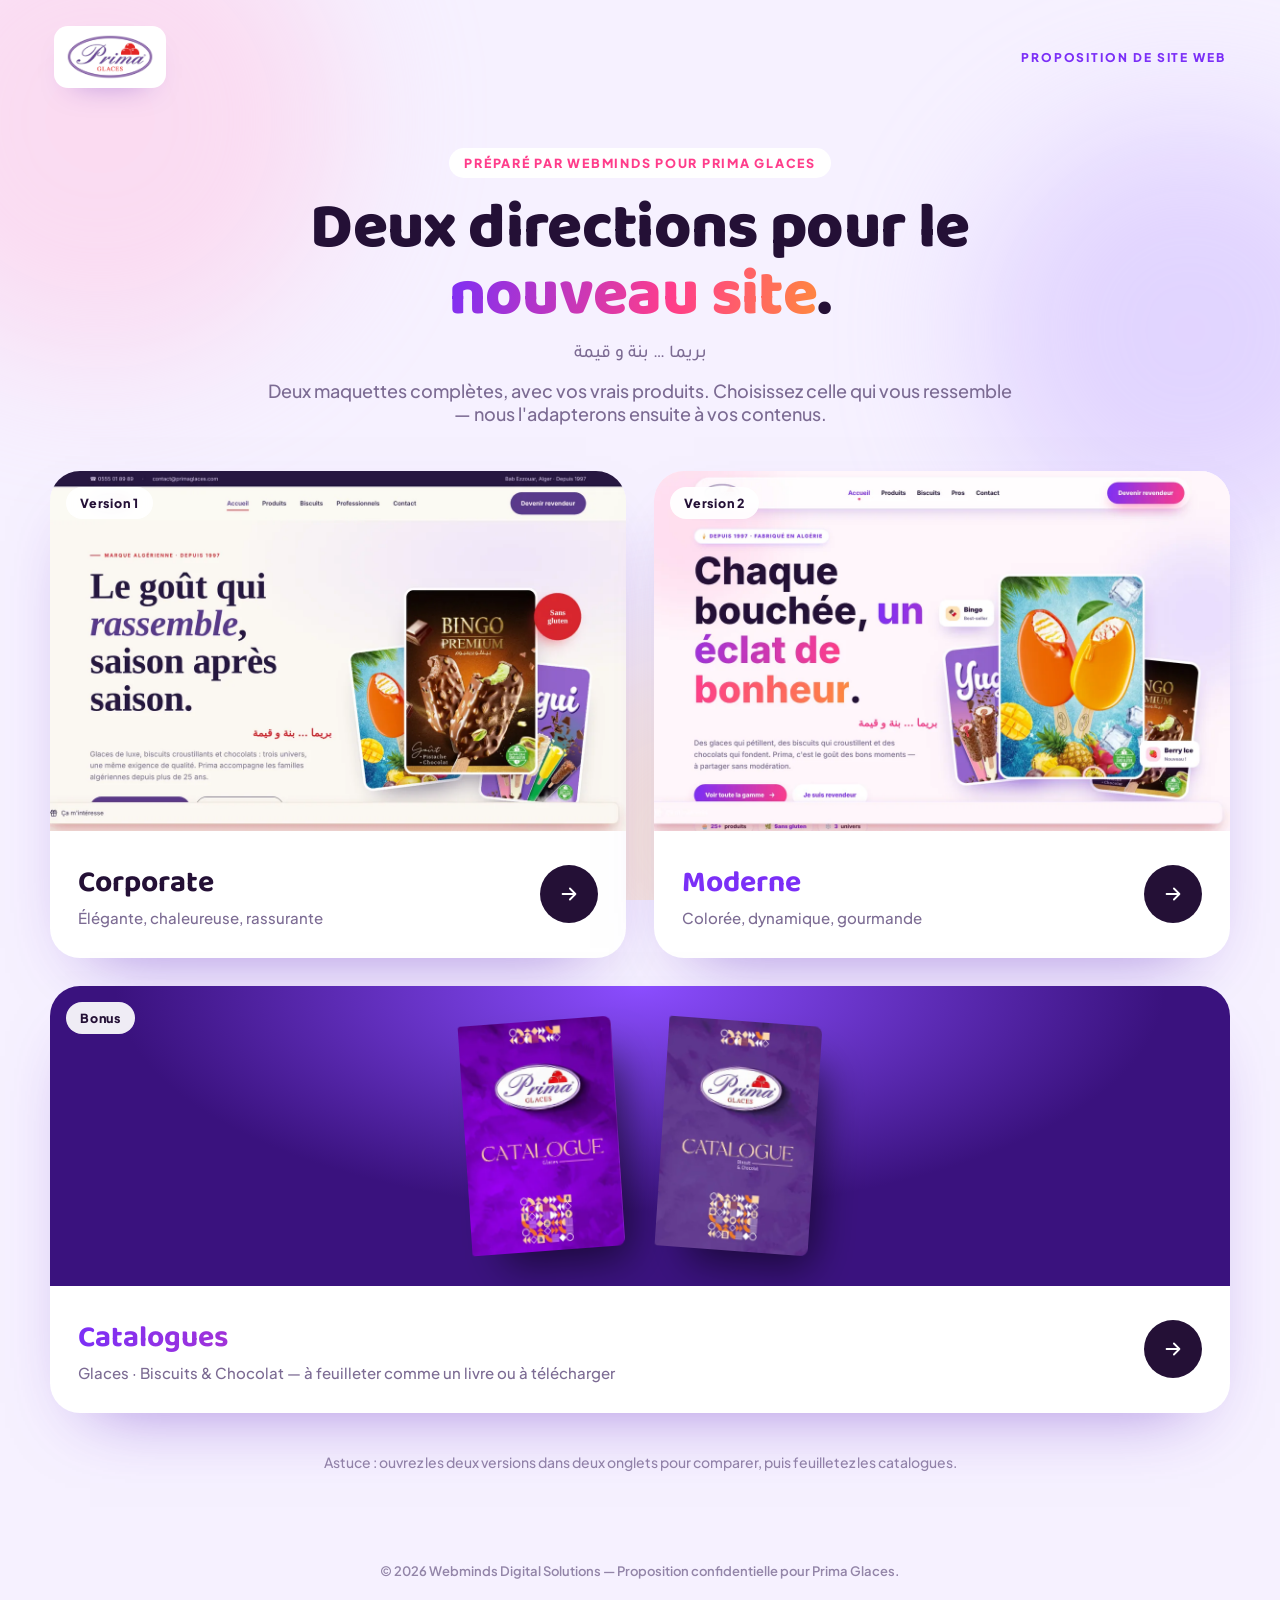
<file: index.html>
<!doctype html> <html lang="fr"> <head> <meta charset="utf-8"> <meta name="viewport" content="width=device-width,initial-scale=1"> <meta name="robots" content="noindex,nofollow,noarchive,noimageindex"> <title>Prima Glaces</title> <meta name="description" content="Proposition de site web pour Prima Glaces — deux directions au choix."> <link rel="icon" href="assets/img/ui/favicon.png"> <link rel="preconnect" href="https://fonts.googleapis.com"><link rel="preconnect" href="https://fonts.gstatic.com" crossorigin> <link href="https://fonts.googleapis.com/css2?family=Baloo+2:wght@700;800&family=Cormorant+Garamond:ital,wght@0,600;1,600&family=Plus+Jakarta+Sans:wght@500;600;700;800&family=Tajawal:wght@700&display=swap" rel="stylesheet"> <style>*{box-sizing:border-box;margin:0;padding:0}body{font-family:"Plus Jakarta Sans",system-ui,sans-serif;background:#f6f1ff;color:#241036;min-height:100vh;display:flex;flex-direction:column;-webkit-font-smoothing:antialiased;overflow-x:hidden}img{display:block;max-width:100%;user-select:none}a{color:inherit;text-decoration:none}.bg{position:fixed;inset:0;z-index:-1;overflow:hidden}.bg span{position:absolute;border-radius:50%;filter:blur(70px);opacity:.5}.b1{width:480px;height:480px;background:#ffc6e4;left:-140px;top:-120px}.b2{width:420px;height:420px;background:#cdb8ff;right:-120px;top:120px}.b3{width:360px;height:360px;background:#ffe3b8;left:40%;bottom:-120px}header{display:flex;justify-content:space-between;align-items:center;padding:26px clamp(16px,5vw,54px)}header .lg{background:#fff;border-radius:14px;padding:8px 12px;box-shadow:0 14px 30px -20px rgba(90,31,192,.5)}header .lg img{height:46px}header span{font-size:12px;letter-spacing:.16em;text-transform:uppercase;font-weight:800;color:#7b2ff7}main{flex:1;width:min(1180px,100% - 48px);margin:0 auto;padding:24px 0 70px}.intro{text-align:center;max-width:760px;margin:10px auto 46px}.eyebrow{display:inline-block;font-size:12.5px;letter-spacing:.14em;text-transform:uppercase;font-weight:800;color:#ff3d8b;background:#fff;padding:7px 15px;border-radius:999px;box-shadow:0 10px 24px -16px rgba(255,61,139,.6);margin-bottom:18px}h1{font-family:"Baloo 2",cursive;font-weight:800;font-size:clamp(36px,5.6vw,64px);line-height:1.04;letter-spacing:-.01em}h1 em{font-style:normal;background:linear-gradient(100deg,#7b2ff7,#ff3d8b 60%,#ff8a3d);-webkit-background-clip:text;background-clip:text;color:transparent}.ar{font-family:Tajawal,sans-serif;direction:rtl;color:#ff3d8b;font-size:22px;font-weight:700;margin-top:14px}.intro p{color:#7c6b93;font-size:18px;font-weight:500;margin-top:14px}.grid{display:grid;grid-template-columns:1fr 1fr;gap:28px}.card{position:relative;background:#fff;border-radius:30px;overflow:hidden;box-shadow:0 30px 70px -40px rgba(90,31,192,.6);transition:.5s cubic-bezier(.2,.8,.2,1);display:flex;flex-direction:column}.card:hover{transform:translateY(-10px);box-shadow:0 50px 90px -44px rgba(255,61,139,.5)}.shot{aspect-ratio:16/10;overflow:hidden;background:#f3ecff;position:relative}.shot img{width:100%;height:100%;object-fit:cover;object-position:top;transition:transform 1s cubic-bezier(.2,.8,.2,1)}.card:hover .shot img{transform:scale(1.05)}.tag{position:absolute;left:16px;top:16px;background:rgba(255,255,255,.92);backdrop-filter:blur(6px);font-weight:800;font-size:12.5px;letter-spacing:.06em;padding:8px 14px;border-radius:999px;color:#241036}.bd{padding:28px 28px 30px;display:flex;align-items:center;justify-content:space-between;gap:16px}.bd b{font-family:"Baloo 2",cursive;font-size:30px;display:block}.bd i{font-style:normal;color:#7c6b93;font-size:15px;font-weight:500}.v2 .bd b{color:#7b2ff7}.go{flex:none;width:58px;height:58px;border-radius:50%;background:#241036;color:#fff;display:flex;align-items:center;justify-content:center;transition:.45s}.card:hover .go{transform:rotate(-45deg)}.v1:hover .go{background:#5a3a8c}.v2:hover .go{background:linear-gradient(100deg,#7b2ff7,#ff3d8b)}.go svg{width:22px}.note{text-align:center;margin-top:40px;color:#9385a8;font-size:14px;font-weight:500}footer{padding:22px;text-align:center;font-size:13px;color:#9385a8;font-weight:600}.v3{grid-column:1/-1}.v3 .bd b{background:linear-gradient(100deg,#7b2ff7,#ff3d8b);-webkit-background-clip:text;background-clip:text;color:transparent}.v3:hover .go{background:linear-gradient(100deg,#7b2ff7,#ff3d8b)}.cshot{aspect-ratio:auto;height:300px;background:radial-gradient(700px 300px at 50% 0,#8b4dff,#3a127e 75%);display:flex;align-items:center;justify-content:center;perspective:1400px}.books{display:flex;gap:34px;align-items:center}.books img{height:230px;width:auto;object-fit:contain;border-radius:3px 8px 8px 3px;box-shadow:20px 26px 44px -16px rgba(0,0,0,.6);transition:transform .8s cubic-bezier(.2,.8,.2,1)}.books img:first-child{transform:rotateY(20deg) rotate(-4deg)}.books img:last-child{transform:rotateY(-20deg) rotate(4deg)}.v3:hover .books img{transform:none}.v3:hover .shot img{transform:none}@media(max-width:820px){.cshot{height:250px;padding-top:40px}.books{gap:20px}.books img{height:165px}}@media(max-width:820px){.grid{grid-template-columns:1fr}header span{display:none}}</style> </head> <body> <div class="bg"><span class="b1"></span><span class="b2"></span><span class="b3"></span></div> <header><span class="lg"><img src="assets/img/ui/logo.png" alt="Prima Glaces"></span><span>Proposition de site web</span></header> <main> <div class="intro"> <span class="eyebrow">Préparé par Webminds pour Prima Glaces</span> <h1>Deux directions pour le <em>nouveau site</em>.</h1> <p class="ar" dir="rtl" lang="ar">بريما … بنة و قيمة</p> <p>Deux maquettes complètes, avec vos vrais produits. Choisissez celle qui vous ressemble — nous l'adapterons ensuite à vos contenus.</p> </div> <div class="grid"> <a class="card v1" href="v1/index.html"> <div class="shot"><span class="tag">Version 1</span><img src="assets/img/ui/apercu-v1.webp" alt="Aperçu version corporate"></div> <div class="bd"><div><b>Corporate</b><i>Élégante, chaleureuse, rassurante</i></div><span class="go"><svg viewBox="0 0 24 24" fill="none" stroke="currentColor" stroke-width="2" stroke-linecap="round" stroke-linejoin="round"><path d="M5 12h14M13 6l6 6-6 6"/></svg></span></div> </a> <a class="card v2" href="v2/index.html"> <div class="shot"><span class="tag">Version 2</span><img src="assets/img/ui/apercu-v2.webp" alt="Aperçu version moderne"></div> <div class="bd"><div><b>Moderne</b><i>Colorée, dynamique, gourmande</i></div><span class="go"><svg viewBox="0 0 24 24" fill="none" stroke="currentColor" stroke-width="2" stroke-linecap="round" stroke-linejoin="round"><path d="M5 12h14M13 6l6 6-6 6"/></svg></span></div> </a> <a class="card v3" href="v2/catalogues.html"> <div class="shot cshot"><span class="tag">Bonus</span><div class="books"><img src="assets/img/cat/glaces/cover-s.webp" alt="Catalogue Glaces"><img src="assets/img/cat/biscuits/cover-s.webp" alt="Catalogue Biscuits et Chocolat"></div></div><div class="bd"><div><b>Catalogues</b><i>Glaces · Biscuits &amp; Chocolat — à feuilleter comme un livre ou à télécharger</i></div><span class="go"><svg viewBox="0 0 24 24" fill="none" stroke="currentColor" stroke-width="2" stroke-linecap="round" stroke-linejoin="round"><path d="M5 12h14M13 6l6 6-6 6"/></svg></span></div> </a> </div> <p class="note">Astuce : ouvrez les deux versions dans deux onglets pour comparer, puis feuilletez les catalogues.</p> </main> <footer>© 2026 Webminds Digital Solutions — Proposition confidentielle pour Prima Glaces.</footer> </body> </html>
</file>
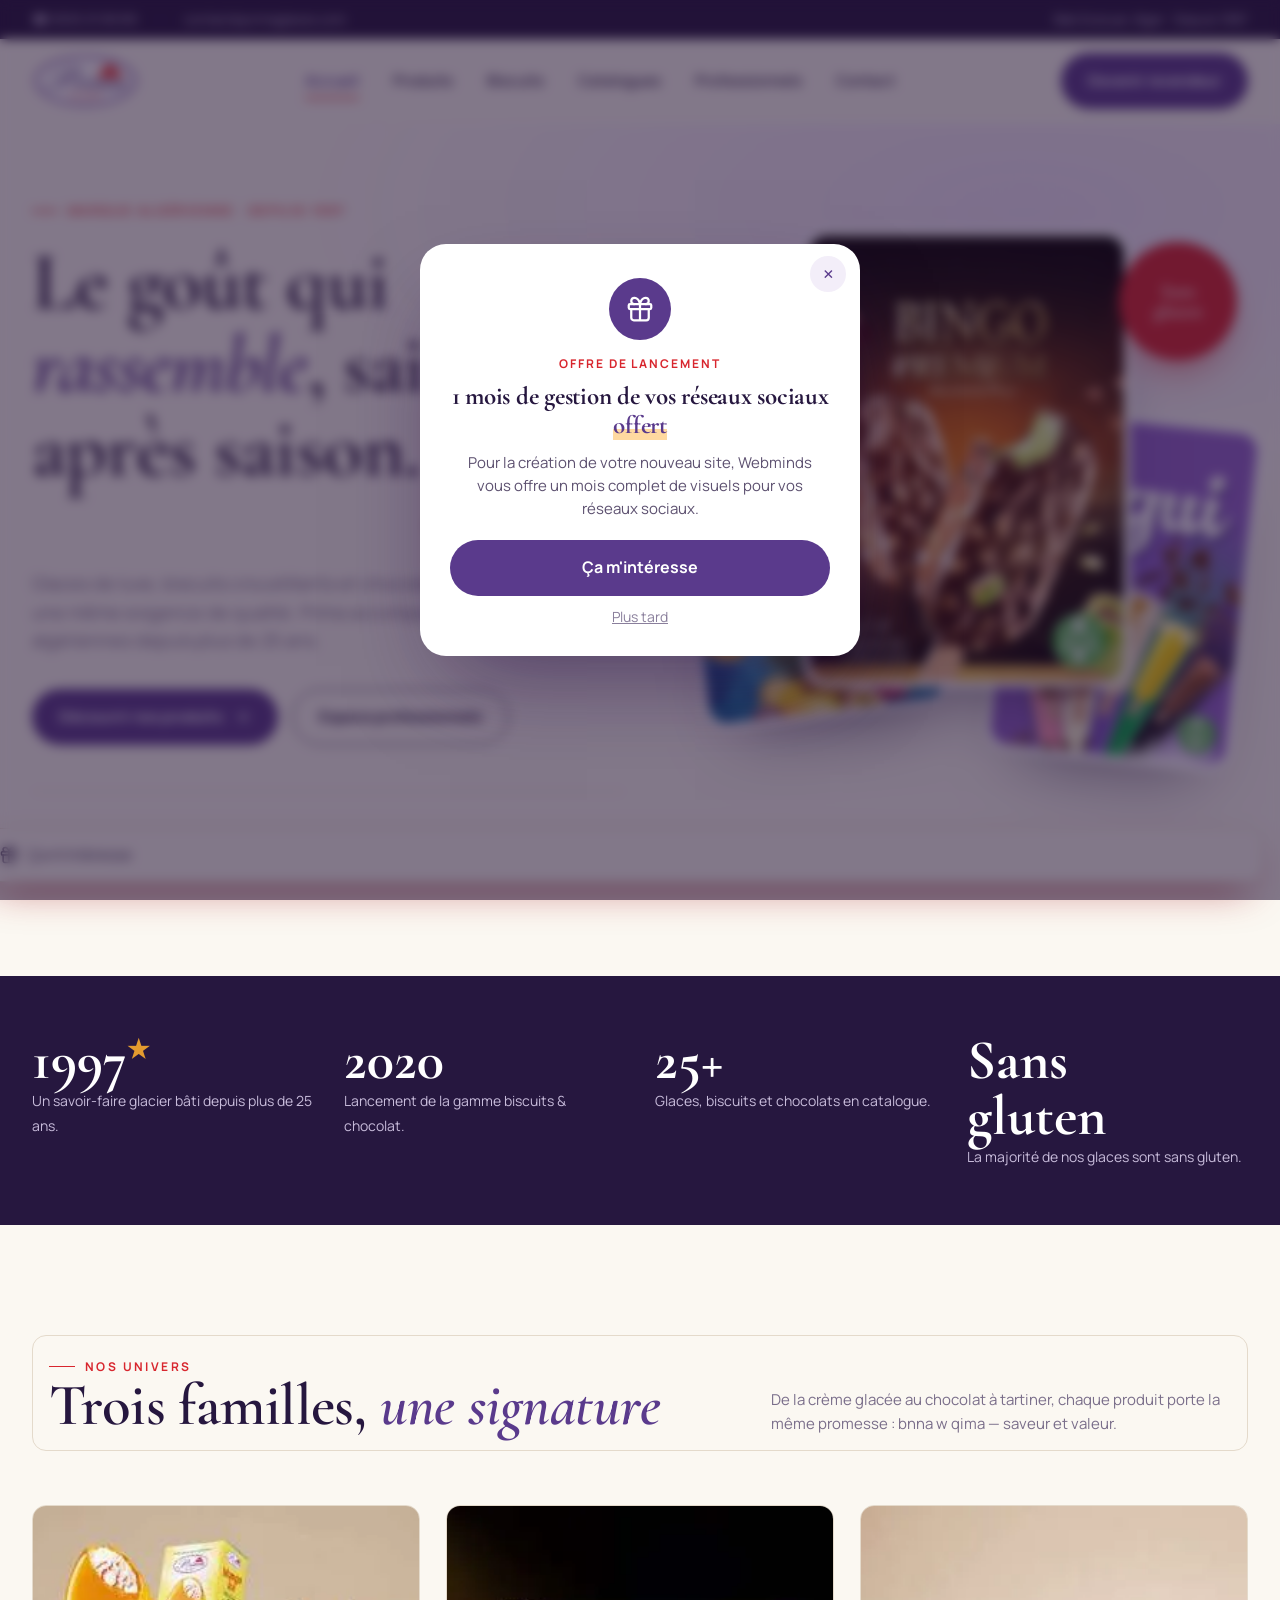
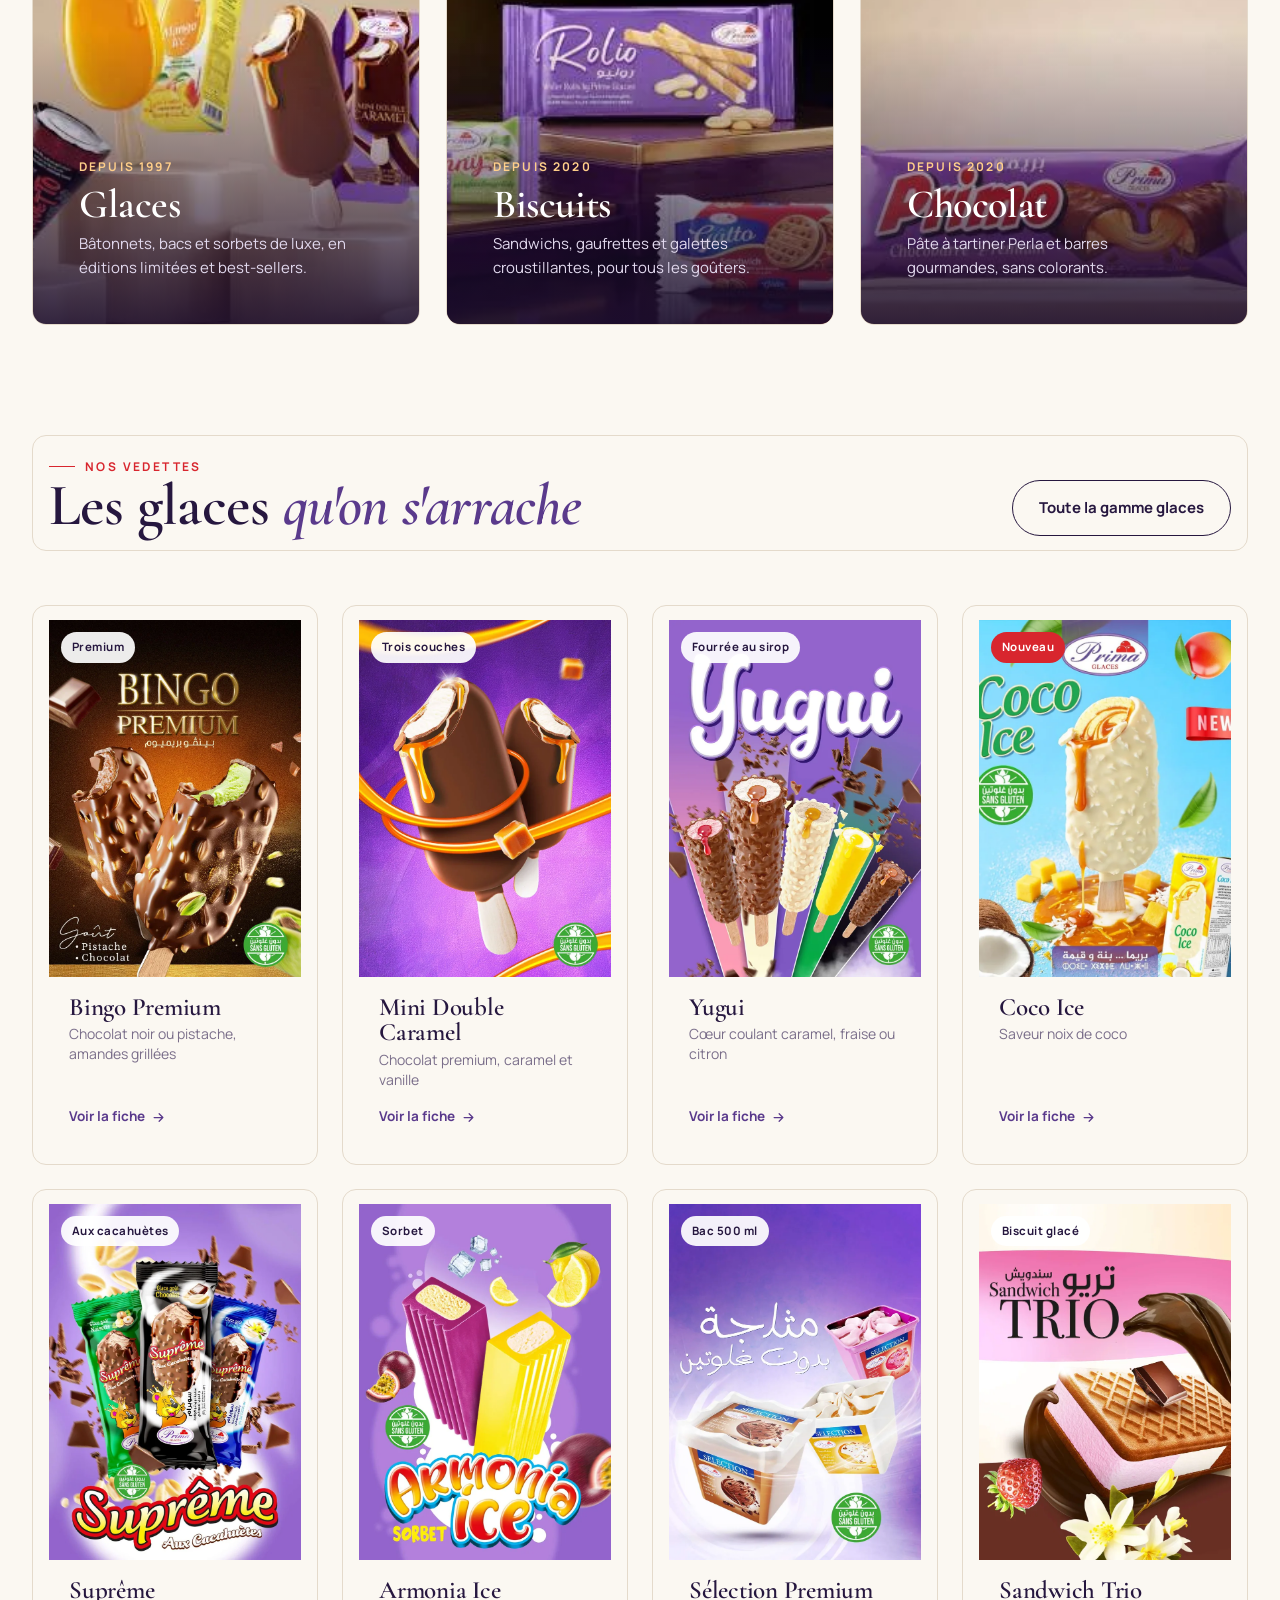
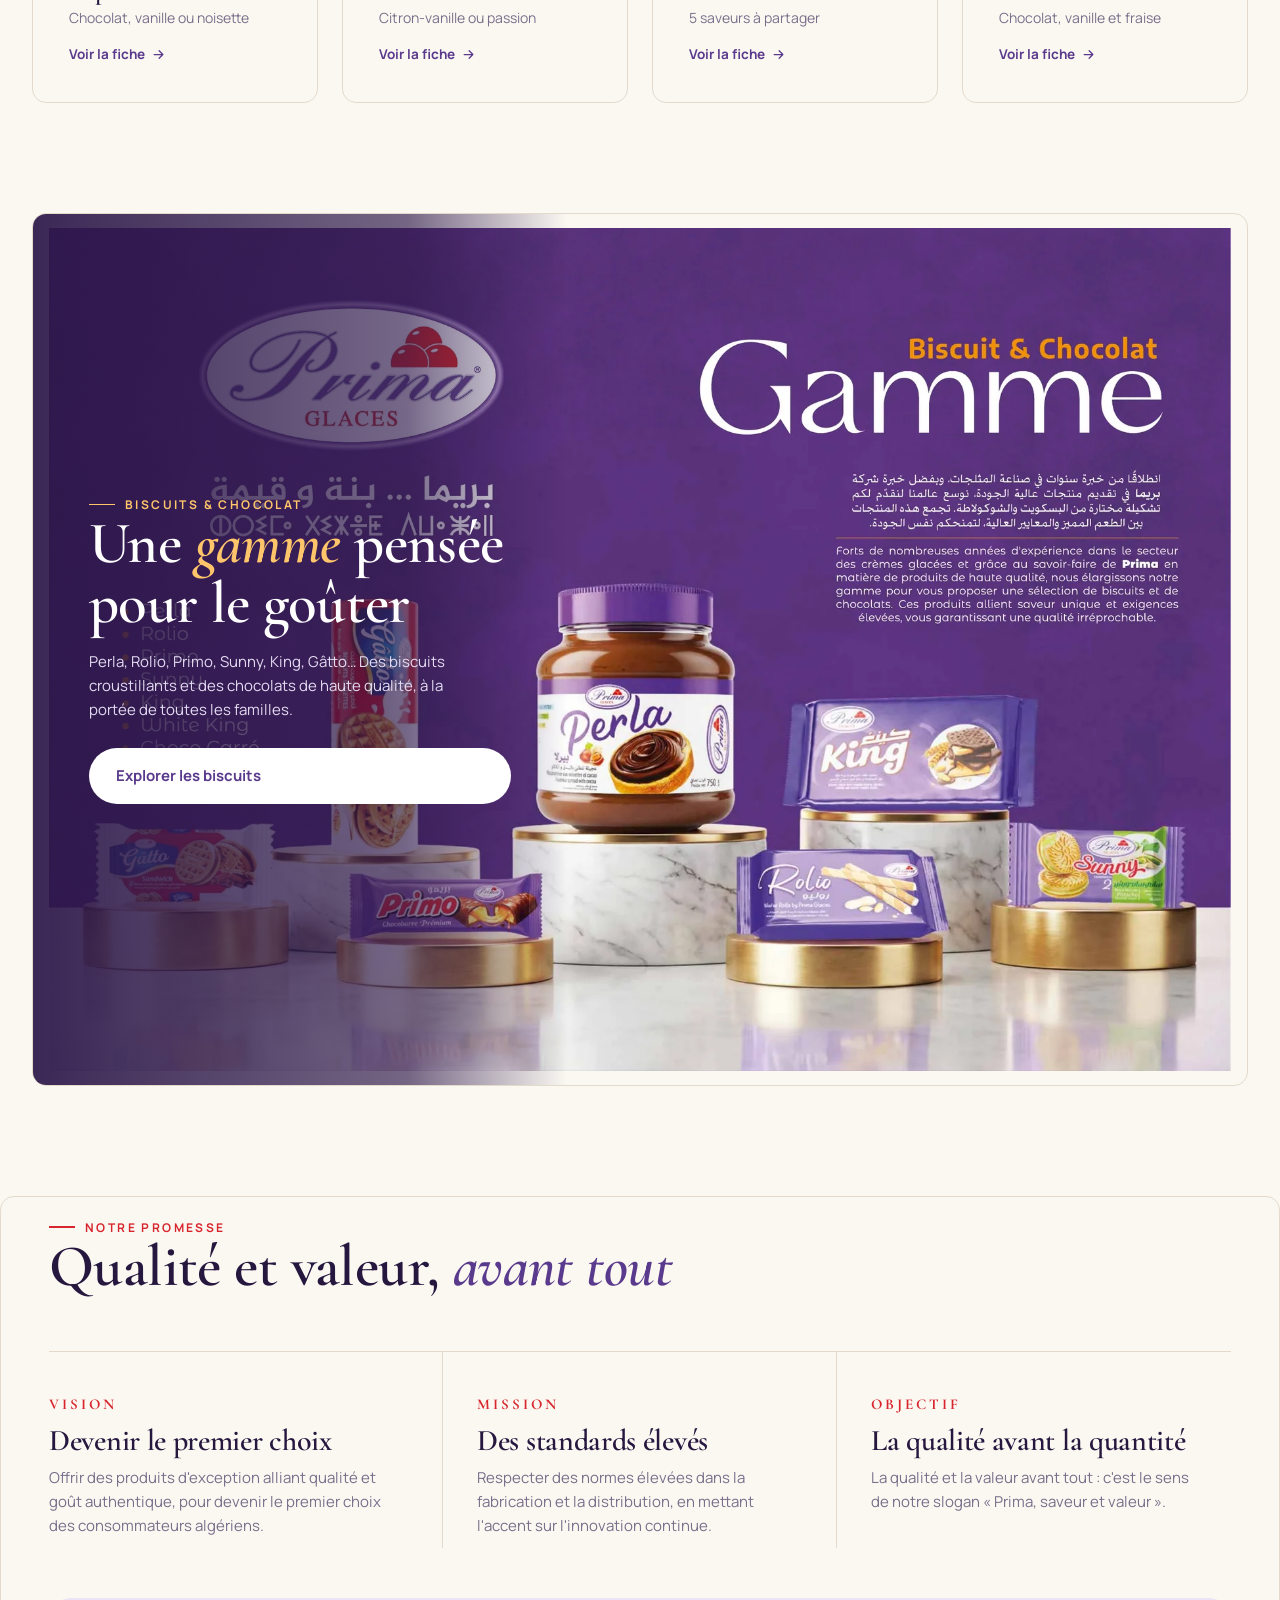
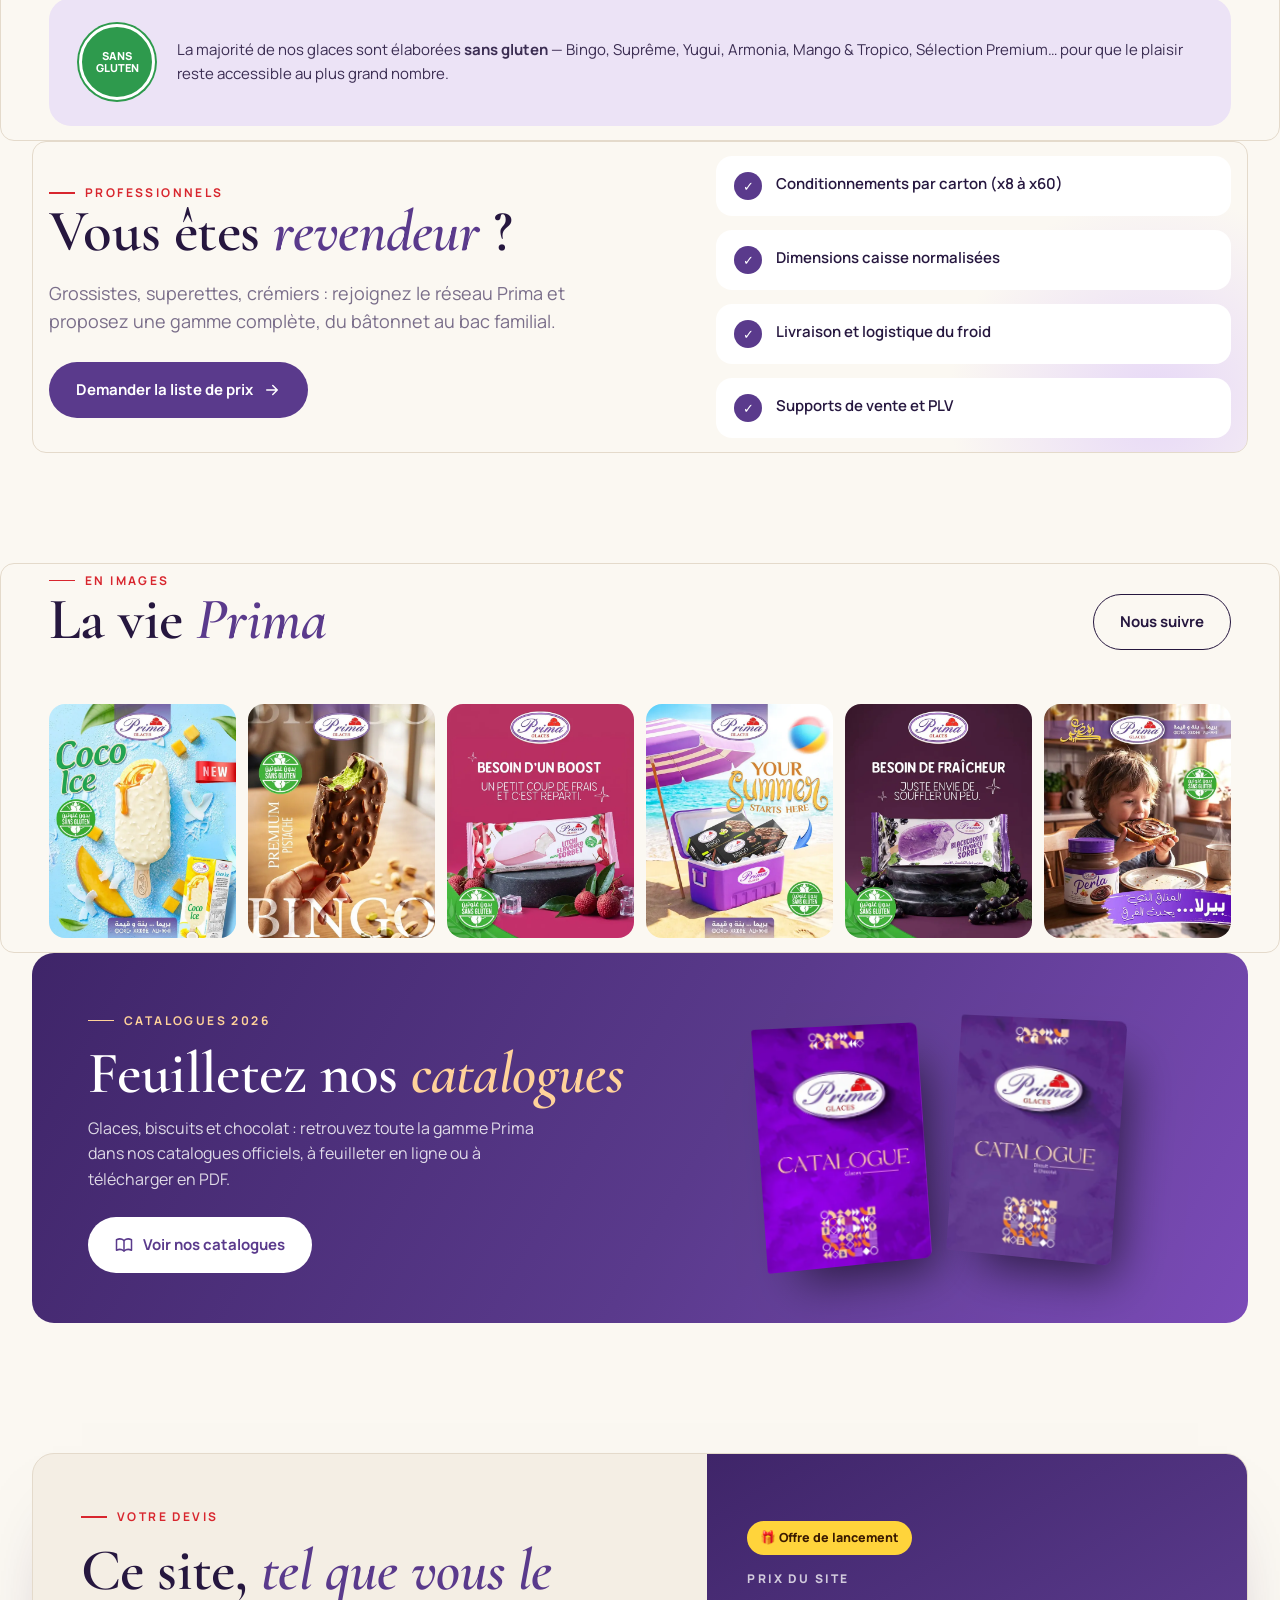
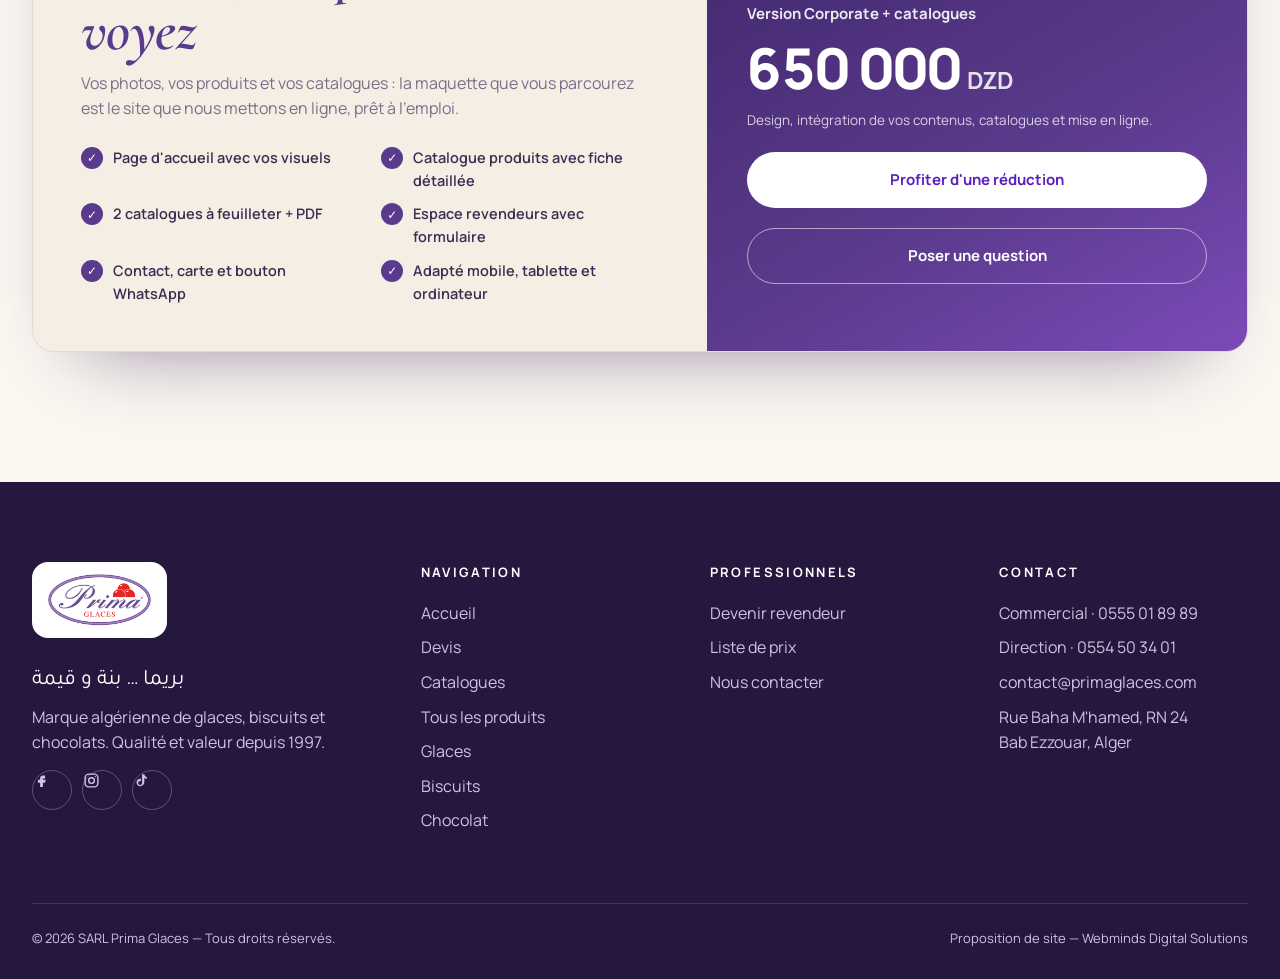
<file: v1/index.html>
<!doctype html> <html lang="fr"> <head> <meta charset="utf-8"> <meta name="viewport" content="width=device-width,initial-scale=1"> <meta name="robots" content="noindex,nofollow,noarchive,noimageindex"> <title>Prima Glaces</title> <meta name="description" content="Prima Glaces, marque algérienne de glaces, biscuits et chocolats depuis 1997. Bab Ezzouar, Alger."> <link rel="icon" href="../assets/img/ui/favicon.png"> <link rel="preconnect" href="https://fonts.googleapis.com"><link rel="preconnect" href="https://fonts.gstatic.com" crossorigin> <link href="https://fonts.googleapis.com/css2?family=Cormorant+Garamond:ital,wght@0,500;0,600;1,500;1,600&family=Manrope:wght@400;500;600;700;800&family=Tajawal:wght@500;700&display=swap" rel="stylesheet"> <link rel="stylesheet" href="../assets/css/common.css"> <link rel="stylesheet" href="assets/v1.css"> <link rel="stylesheet" href="../assets/css/devis.css"> <link rel="stylesheet" href="../assets/css/catalogues.css"> </head> <body data-v="1"> <div class="top"><div class="wrap"><span><a href="tel:+213555018989">☎ 0555 01 89 89</a> · <a href="mailto:contact@primaglaces.com">contact@primaglaces.com</a></span><span>Bab Ezzouar, Alger · Depuis 1997</span></div></div> <header class="h"><div class="wrap"> <a class="logo" href="index.html"><img src="../assets/img/ui/logo.png" alt="Prima Glaces"></a> <nav class="m"><a href="index.html" class="on">Accueil</a><a href="produits.html">Produits</a><a href="produits.html#biscuits">Biscuits</a><a href="catalogues.html">Catalogues</a><a href="distributeurs.html">Professionnels</a><a href="contact.html">Contact</a></nav> <a class="btn btn-p" href="distributeurs.html">Devenir revendeur</a> <button class="burger" aria-label="Menu"><i></i><i></i><i></i></button> </div></header> <section class="hero"><div class="wrap"> <div> <span class="eyebrow">Marque algérienne · depuis 1997</span> <h1>Le goût qui <em>rassemble</em>, saison après saison.</h1> <p class="ar" dir="rtl" lang="ar">بريما … بنة و قيمة</p> <p class="lead">Glaces de luxe, biscuits croustillants et chocolats : trois univers, une même exigence de qualité. Prima accompagne les familles algériennes depuis plus de 25 ans.</p> <div class="cta"><a class="btn btn-p" href="produits.html">Découvrir nos produits <svg viewBox="0 0 24 24" fill="none" stroke="currentColor" stroke-width="2" stroke-linecap="round" stroke-linejoin="round"><path d="M5 12h14M13 6l6 6-6 6"/></svg></a><a class="btn btn-o" href="distributeurs.html">Espace professionnels</a></div> <div class="since"><div><b>1997</b><span>Année de création</span></div><div><b>25+</b><span>Références en gamme</span></div><div><b>3</b><span>Univers gourmands</span></div></div> </div> <div class="collage"> <span class="seal"><span>Sans<br>gluten</span></span> <figure class="c1"><img src="../assets/img/p/bingo-premium.webp" alt="Bingo Premium"></figure> <figure class="c2"><img src="../assets/img/p/mango-tropico.webp" alt="Mango & Tropico Ice"></figure> <figure class="c3"><img src="../assets/img/p/yugui.webp" alt="Yugui"></figure> </div> </div></section> <div class="band"><div class="wrap"> <div><b>1997<sup>★</sup></b><span>Un savoir-faire glacier bâti depuis plus de 25 ans.</span></div> <div><b>2020</b><span>Lancement de la gamme biscuits & chocolat.</span></div> <div><b>25+</b><span>Glaces, biscuits et chocolats en catalogue.</span></div> <div><b>Sans<br>gluten</b><span>La majorité de nos glaces sont sans gluten.</span></div> </div></div> <section><div class="wrap"> <div class="sh rv"><div><span class="eyebrow">Nos univers</span><h2>Trois familles, <em>une signature</em></h2></div><p>De la crème glacée au chocolat à tartiner, chaque produit porte la même promesse : bnna w qima — saveur et valeur.</p></div> <div class="univ"> <a class="u rv" href="produits.html#glaces"><img src="../assets/img/ui/secteur-glaces.webp" alt="Glaces"><div><small>Depuis 1997</small><h3>Glaces</h3><p>Bâtonnets, bacs et sorbets de luxe, en éditions limitées et best-sellers.</p></div></a> <a class="u rv" href="produits.html#biscuits"><img src="../assets/img/ui/secteur-biscuits.webp" alt="Biscuits"><div><small>Depuis 2020</small><h3>Biscuits</h3><p>Sandwichs, gaufrettes et galettes croustillantes, pour tous les goûters.</p></div></a> <a class="u rv" href="produits.html#chocolat"><img src="../assets/img/ui/secteur-chocolat.webp" alt="Chocolat"><div><small>Depuis 2020</small><h3>Chocolat</h3><p>Pâte à tartiner Perla et barres gourmandes, sans colorants.</p></div></a> </div> </div></section> <section style="padding-top:0"><div class="wrap"> <div class="sh rv"><div><span class="eyebrow">Nos vedettes</span><h2>Les glaces <em>qu'on s'arrache</em></h2></div><a class="btn btn-o" href="produits.html#glaces">Toute la gamme glaces</a></div> <div class="grid" data-grid="bingo-premium,mini-double-caramel,yugui,coco-ice,supreme,armonia,selection-premium,sandwich-trio"></div> </div></section> <section style="padding-top:0"><div class="wrap"> <div class="gamme rv"> <img src="../assets/img/ui/gamme.webp" alt="Gamme biscuits et chocolat Prima"> <div class="ov"><span class="eyebrow" style="color:#ffc56b">Biscuits & Chocolat</span><h2>Une <em>gamme</em> pensée pour le goûter</h2><p>Perla, Rolio, Primo, Sunny, King, Gâtto… Des biscuits croustillants et des chocolats de haute qualité, à la portée de toutes les familles.</p><a class="btn btn-w" href="produits.html#biscuits">Explorer les biscuits</a></div> </div> </div></section> <section class="rv"><div class="wrap"> <div class="sh"><div><span class="eyebrow">Notre promesse</span><h2>Qualité et valeur, <em>avant tout</em></h2></div></div> <div class="vmo"> <div><b>Vision</b><h3>Devenir le premier choix</h3><p>Offrir des produits d'exception alliant qualité et goût authentique, pour devenir le premier choix des consommateurs algériens.</p></div> <div><b>Mission</b><h3>Des standards élevés</h3><p>Respecter des normes élevées dans la fabrication et la distribution, en mettant l'accent sur l'innovation continue.</p></div> <div><b>Objectif</b><h3>La qualité avant la quantité</h3><p>La qualité et la valeur avant tout : c'est le sens de notre slogan « Prima, saveur et valeur ».</p></div> </div> <div class="sg"><div class="b">SANS<br>GLUTEN</div><p>La majorité de nos glaces sont élaborées <b>sans gluten</b> — Bingo, Suprême, Yugui, Armonia, Mango & Tropico, Sélection Premium… pour que le plaisir reste accessible au plus grand nombre.</p></div> </div></section> <section style="padding-top:0"><div class="wrap"> <div class="pro rv"> <div><span class="eyebrow">Professionnels</span><h2>Vous êtes <em>revendeur</em> ?</h2><p class="lead" style="margin:16px 0 26px">Grossistes, superettes, crémiers : rejoignez le réseau Prima et proposez une gamme complète, du bâtonnet au bac familial.</p><a class="btn btn-p" href="distributeurs.html">Demander la liste de prix <svg viewBox="0 0 24 24" fill="none" stroke="currentColor" stroke-width="2" stroke-linecap="round" stroke-linejoin="round"><path d="M5 12h14M13 6l6 6-6 6"/></svg></a></div> <ul><li><i>✓</i> Conditionnements par carton (x8 à x60)</li><li><i>✓</i> Dimensions caisse normalisées</li><li><i>✓</i> Livraison et logistique du froid</li><li><i>✓</i> Supports de vente et PLV</li></ul> </div> </div></section> <section style="padding-top:0" class="rv"><div class="wrap"> <div class="sh"><div><span class="eyebrow">En images</span><h2>La vie <em>Prima</em></h2></div><a class="btn btn-o" href="https://facebook.com/SarlPrimaGlaces" target="_blank" rel="noopener">Nous suivre</a></div> <div class="gal"> <a href="produits.html"><img loading="lazy" src="../assets/img/fb/090.webp" alt=""></a> <a href="produits.html"><img loading="lazy" src="../assets/img/fb/064.webp" alt=""></a> <a href="produits.html"><img loading="lazy" src="../assets/img/fb/007.webp" alt=""></a> <a href="produits.html"><img loading="lazy" src="../assets/img/fb/105.webp" alt=""></a> <a href="produits.html"><img loading="lazy" src="../assets/img/fb/013.webp" alt=""></a> <a href="produits.html"><img loading="lazy" src="../assets/img/fb/118.webp" alt=""></a> </div> </div></section> <section style="padding-top:0"><div class="wrap"><div class="cx-band"><div><span class="eyebrow">Catalogues 2026</span><h2>Feuilletez nos <em style="color:#ffd29a">catalogues</em></h2><p>Glaces, biscuits et chocolat : retrouvez toute la gamme Prima dans nos catalogues officiels, à feuilleter en ligne ou à télécharger en PDF.</p><a class="btn btn-w" href="catalogues.html"><svg viewBox="0 0 24 24" fill="none" stroke="currentColor" stroke-width="2" stroke-linecap="round" stroke-linejoin="round"><path d="M2 5c3-1.5 7-1.5 10 1 3-2.5 7-2.5 10-1v14c-3-1.5-7-1.5-10 1-3-2.5-7-2.5-10-1z"/><path d="M12 6v14"/></svg> Voir nos catalogues</a></div><div class="cx-duo"><a href="catalogue-glaces.html" aria-label="Catalogue Glaces"><img loading="lazy" src="../assets/img/cat/glaces/cover-s.webp" alt="Catalogue Glaces"></a><a href="catalogue-biscuits.html" aria-label="Catalogue Biscuits et Chocolat"><img loading="lazy" src="../assets/img/cat/biscuits/cover-s.webp" alt="Catalogue Biscuits et Chocolat"></a></div></div></div></section> <section class="dv" id="devis" data-dv="650000" data-ver="Version 1 — Corporate"><div class="wrap"><div class="dv-card"><div class="dv-l"><span class="eyebrow">Votre devis</span><h2>Ce site, <em>tel que vous le voyez</em></h2><p class="lead">Vos photos, vos produits et vos catalogues : la maquette que vous parcourez est le site que nous mettons en ligne, prêt à l'emploi.</p><ul class="dv-inc"><li><i>✓</i>Page d'accueil avec vos visuels</li><li><i>✓</i>Catalogue produits avec fiche détaillée</li><li><i>✓</i>2 catalogues à feuilleter + PDF</li><li><i>✓</i>Espace revendeurs avec formulaire</li><li><i>✓</i>Contact, carte et bouton WhatsApp</li><li><i>✓</i>Adapté mobile, tablette et ordinateur</li></ul></div><div class="dv-r"><span class="dv-badge">🎁 Offre de lancement</span><small>Prix du site</small><span class="ver">Version Corporate + catalogues</span><div class="dv-price">650 000<span>DZD</span></div><p>Design, intégration de vos contenus, catalogues et mise en ligne.</p><button class="btn btn-w" data-dv-open>Profiter d'une réduction</button><a class="btn btn-ghost" href="https://wa.me/213797372452?text=Bonjour%20Webminds%2C%20j%27ai%20une%20question%20sur%20le%20devis%20du%20site%20Prima%20Glaces." target="_blank" rel="noopener">Poser une question</a></div></div></div></section> <footer class="f"><div class="wrap"> <div class="g"> <div><span class="lg"><img src="../assets/img/ui/logo.png" alt="Prima Glaces"></span><p class="ar" dir="rtl" lang="ar">بريما … بنة و قيمة</p><p style="max-width:300px">Marque algérienne de glaces, biscuits et chocolats. Qualité et valeur depuis 1997.</p> <div class="soc"><a href="https://facebook.com/SarlPrimaGlaces" target="_blank" rel="noopener" aria-label="Facebook"><svg viewBox="0 0 24 24" fill="currentColor"><path d="M14 9h3V5h-3c-2.2 0-4 1.8-4 4v2H7v4h3v6h4v-6h3l1-4h-4V9c0-.6.4-1 1-1z"/></svg></a><a href="https://instagram.com/primaglaces" target="_blank" rel="noopener" aria-label="Instagram"><svg viewBox="0 0 24 24" fill="none" stroke="currentColor" stroke-width="2"><rect x="3" y="3" width="18" height="18" rx="5"/><circle cx="12" cy="12" r="4"/><circle cx="17.5" cy="6.5" r="1" fill="currentColor" stroke="none"/></svg></a><a href="https://tiktok.com/@prima.glaces" target="_blank" rel="noopener" aria-label="TikTok"><svg viewBox="0 0 24 24" fill="currentColor"><path d="M16 3c.3 2 1.6 3.6 3.6 3.9v2.8c-1.3 0-2.6-.4-3.6-1.1v5.9c0 3.2-2.6 5.5-5.6 5.5S5 17.7 5 14.7s3-5.6 6.2-5V13c-.4-.1-.8-.2-1.2-.2-1.5 0-2.7 1.2-2.7 2.7s1.2 2.7 2.7 2.7 2.8-1.1 2.8-2.7V3H16z"/></svg></a></div> </div> <div><h4>Navigation</h4><a href="index.html">Accueil</a><a href="#devis">Devis</a><a href="catalogues.html">Catalogues</a><a href="produits.html">Tous les produits</a><a href="produits.html#glaces">Glaces</a><a href="produits.html#biscuits">Biscuits</a><a href="produits.html#chocolat">Chocolat</a></div> <div><h4>Professionnels</h4><a href="distributeurs.html">Devenir revendeur</a><a href="distributeurs.html">Liste de prix</a><a href="contact.html">Nous contacter</a></div> <div><h4>Contact</h4><a href="tel:+213555018989">Commercial · 0555 01 89 89</a><a href="tel:+213554503401">Direction · 0554 50 34 01</a><a href="mailto:contact@primaglaces.com">contact@primaglaces.com</a><a>Rue Baha M'hamed, RN 24<br>Bab Ezzouar, Alger</a></div> </div> <div class="bt"><span>© 2026 SARL Prima Glaces — Tous droits réservés.</span><span>Proposition de site — Webminds Digital Solutions</span></div> </div></footer> <script src="../assets/js/data.js"></script> <script src="assets/v1.js"></script> <script src="../assets/js/devis.js"></script> <script src="../assets/js/common.js"></script> </body> </html>
</file>
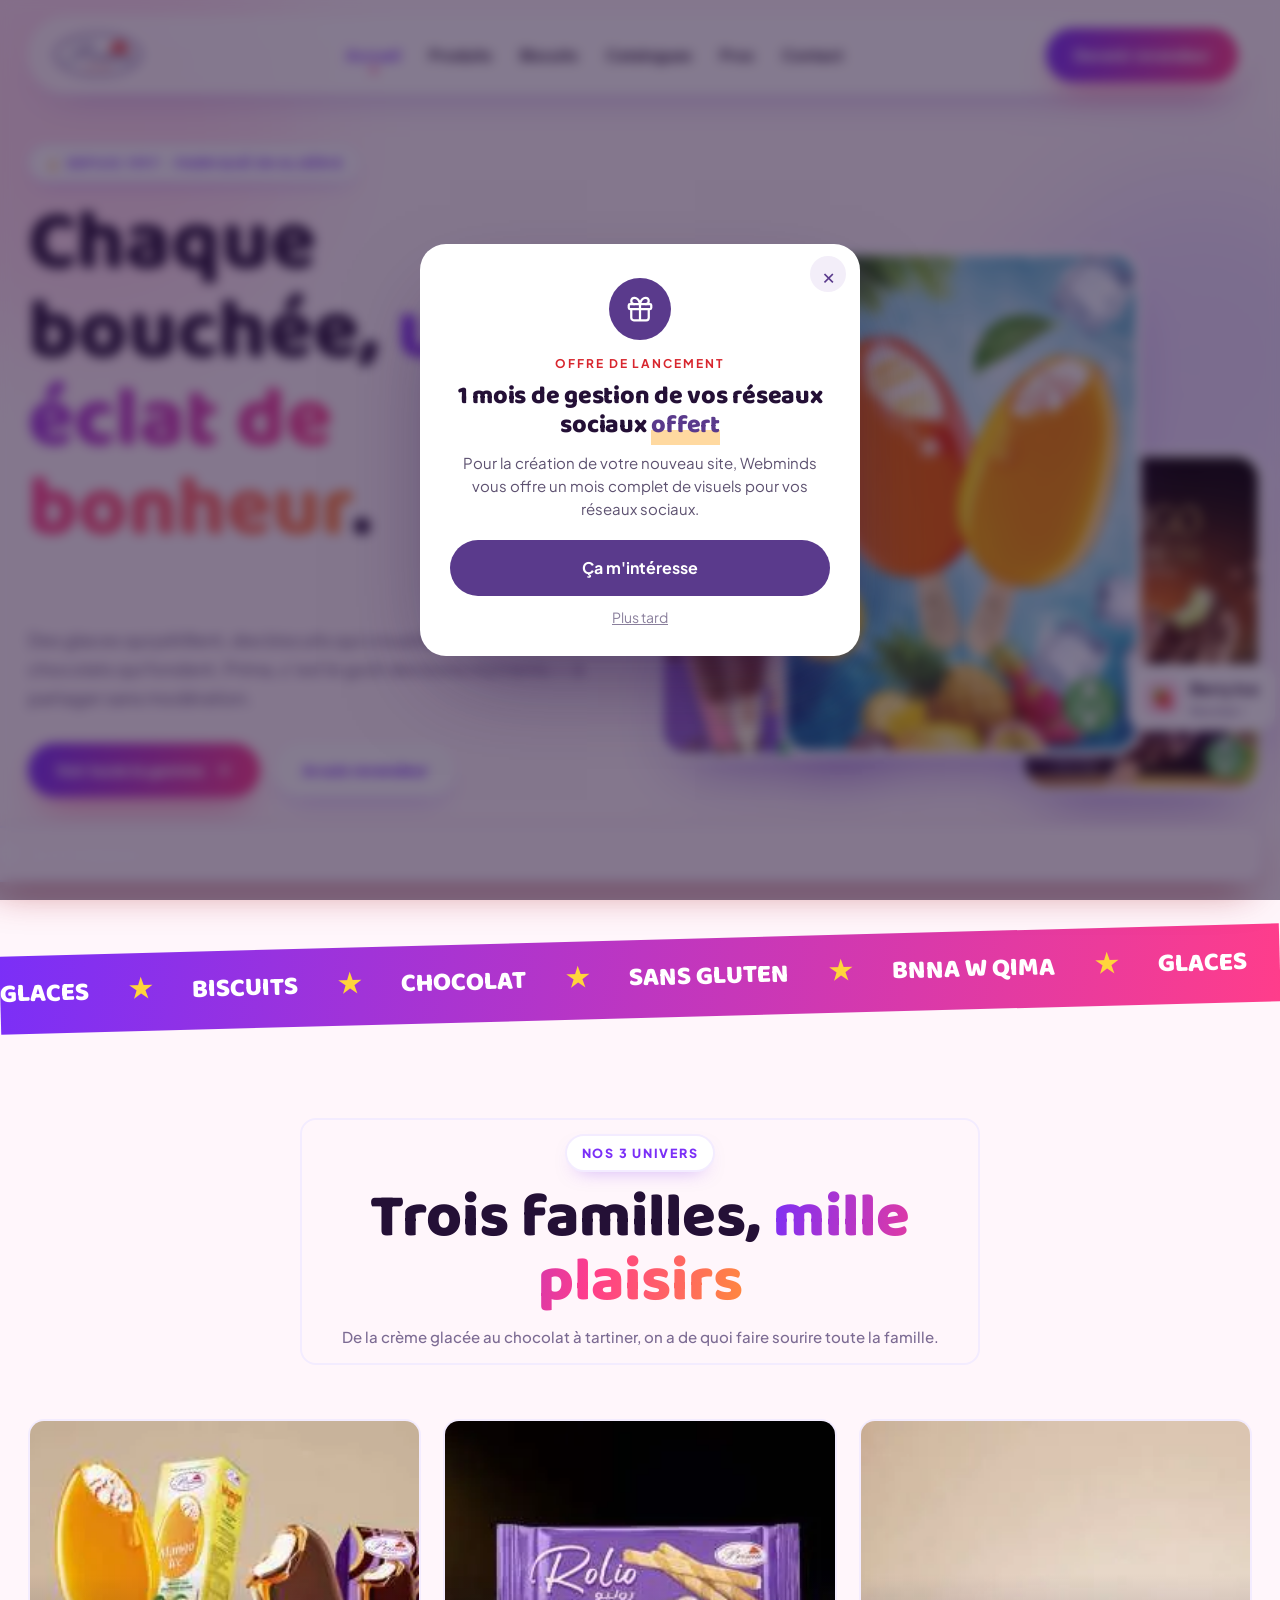
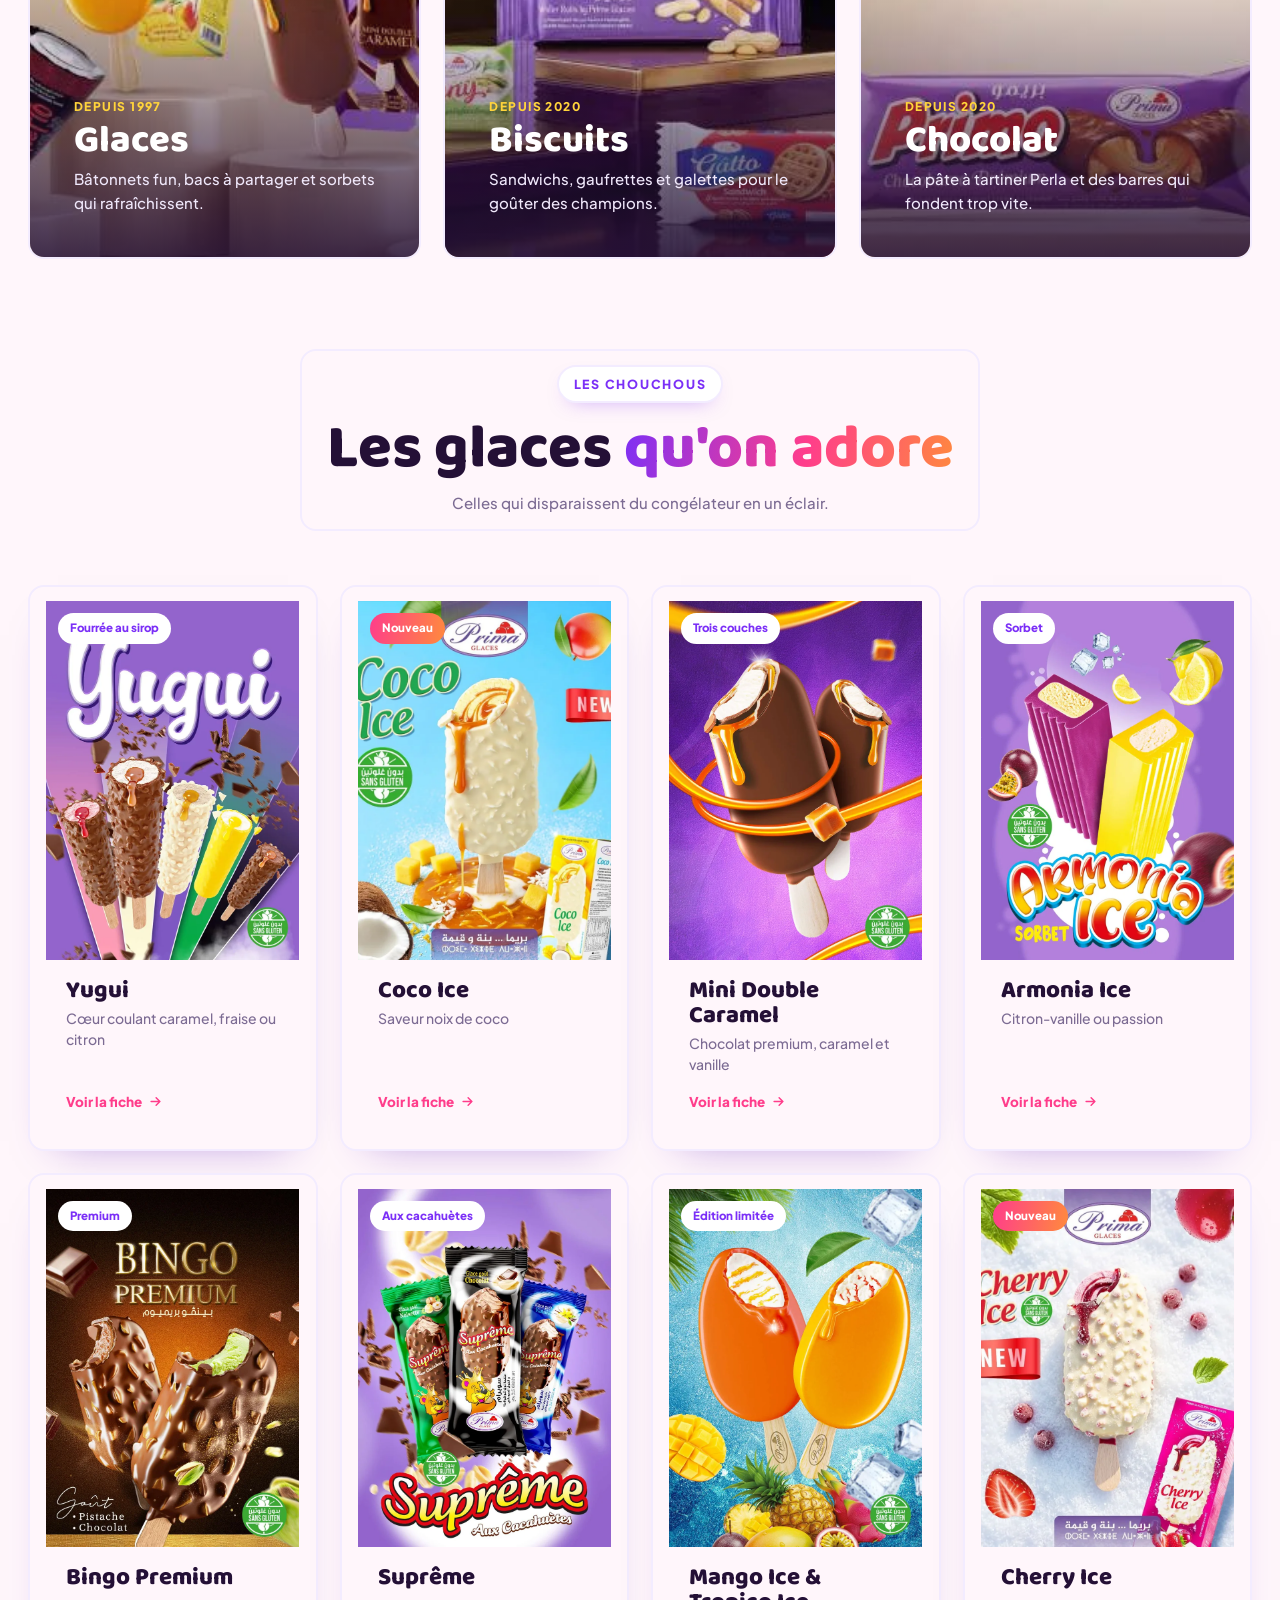
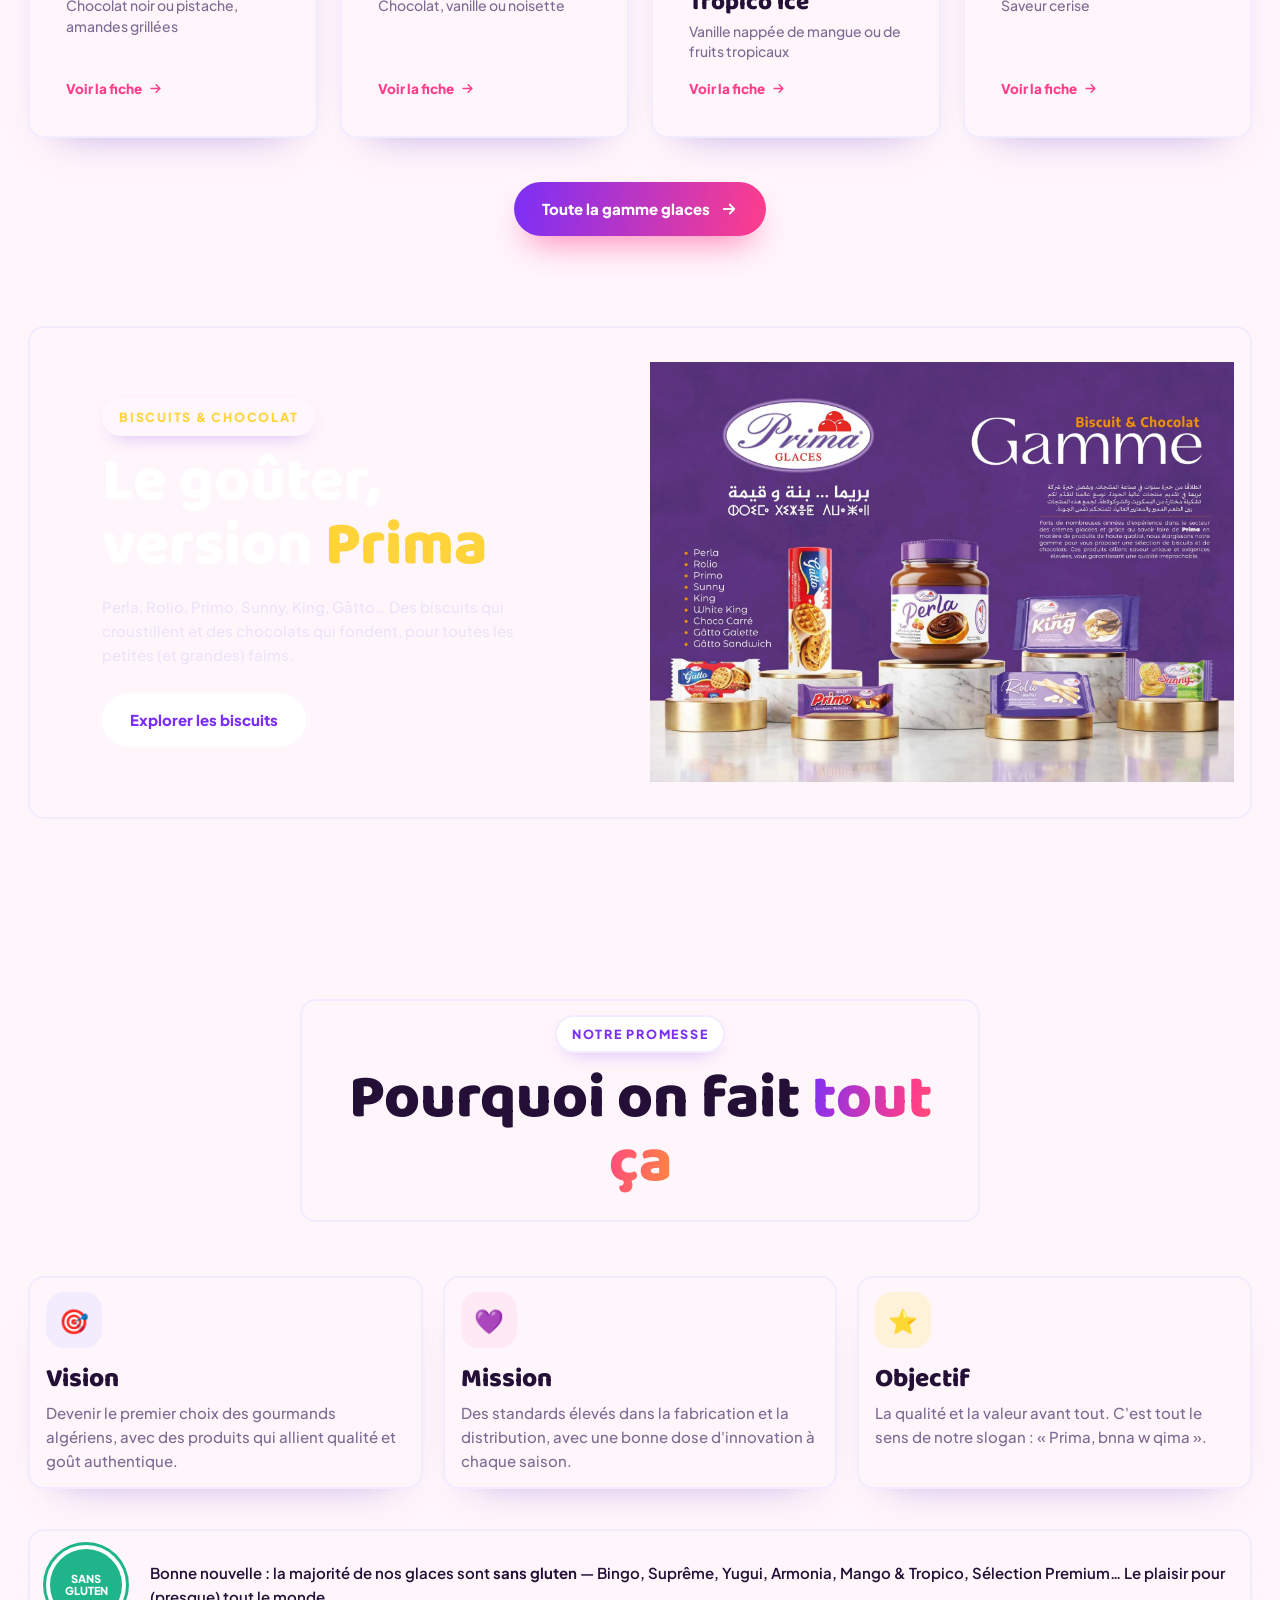
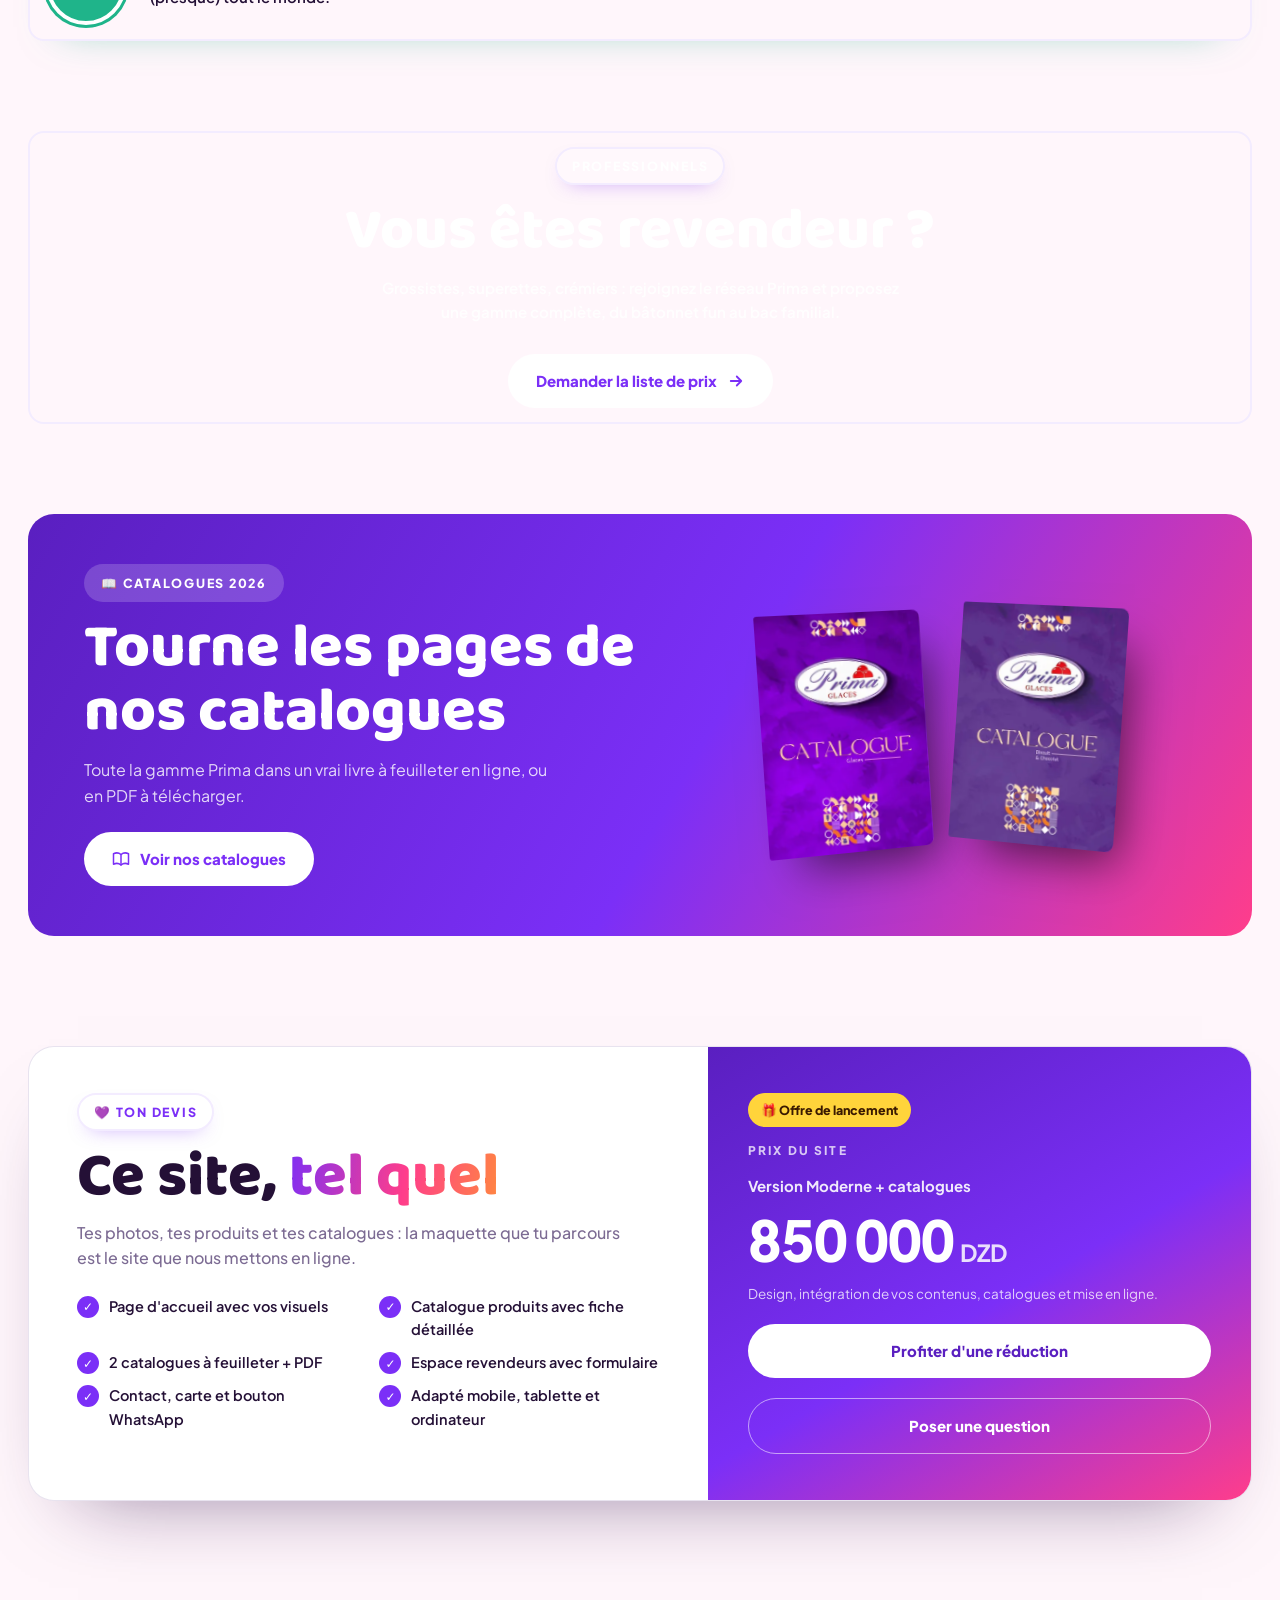
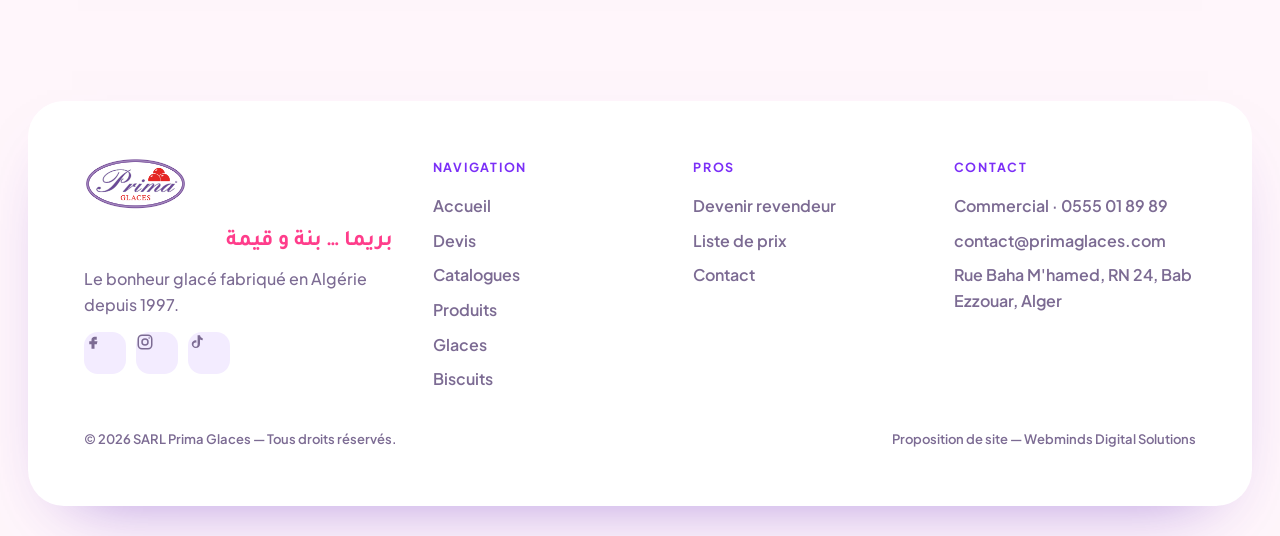
<file: v2/index.html>
<!doctype html> <html lang="fr"> <head> <meta charset="utf-8"> <meta name="viewport" content="width=device-width,initial-scale=1"> <meta name="robots" content="noindex,nofollow,noarchive,noimageindex"> <title>Prima Glaces</title> <meta name="description" content="Prima Glaces : glaces, biscuits et chocolats qui rendent chaque moment plus doux. Depuis 1997."> <link rel="icon" href="../assets/img/ui/favicon.png"> <link rel="preconnect" href="https://fonts.googleapis.com"><link rel="preconnect" href="https://fonts.gstatic.com" crossorigin> <link href="https://fonts.googleapis.com/css2?family=Baloo+2:wght@600;700;800&family=Plus+Jakarta+Sans:wght@400;500;600;700;800&family=Tajawal:wght@500;700&display=swap" rel="stylesheet"> <link rel="stylesheet" href="../assets/css/common.css"> <link rel="stylesheet" href="assets/v2.css"> <link rel="stylesheet" href="../assets/css/devis.css"> <link rel="stylesheet" href="../assets/css/catalogues.css"> </head> <body data-v="2"> <div class="blobs"><span class="b1"></span><span class="b2"></span><span class="b3"></span></div> <header class="h"><div class="wrap"> <a class="logo" href="index.html"><img src="../assets/img/ui/logo.png" alt="Prima Glaces"></a> <nav class="m"><a href="index.html" class="on">Accueil</a><a href="produits.html">Produits</a><a href="produits.html#biscuits">Biscuits</a><a href="catalogues.html">Catalogues</a><a href="distributeurs.html">Pros</a><a href="contact.html">Contact</a></nav> <a class="btn btn-p" href="distributeurs.html">Devenir revendeur</a> <button class="burger" aria-label="Menu"><i></i><i></i><i></i></button> </div></header> <section class="hero"><div class="wrap"> <div> <span class="eyebrow">🍦 Depuis 1997 · Fabriqué en Algérie</span> <h1>Chaque bouchée, <span class="grad">un éclat de bonheur</span>.</h1> <p class="ar" dir="rtl" lang="ar">بريما … بنة و قيمة</p> <p class="lead">Des glaces qui pétillent, des biscuits qui croustillent et des chocolats qui fondent. Prima, c'est le goût des bons moments — à partager sans modération.</p> <div class="cta"><a class="btn btn-p" href="produits.html">Voir toute la gamme <svg viewBox="0 0 24 24" fill="none" stroke="currentColor" stroke-width="2.4" stroke-linecap="round" stroke-linejoin="round"><path d="M5 12h14M13 6l6 6-6 6"/></svg></a><a class="btn btn-o" href="distributeurs.html">Je suis revendeur</a></div> <div class="pills"><span>🧁 <b>25+</b> produits</span><span>🌿 <b>Sans gluten</b></span><span>❄️ <b>3</b> univers</span></div> </div> <div class="stage"> <div class="bchip c1"><i style="background:#ffe3b8">🍫</i><div><b>Bingo</b><small>Best-seller</small></div></div> <div class="bchip c2"><i style="background:#ffd6e8">🍓</i><div><b>Berry Ice</b><small>Nouveau !</small></div></div> <figure class="puck p0"><img src="../assets/img/p/mango-tropico.webp" alt="Mango & Tropico Ice"></figure> <figure class="puck p1"><img src="../assets/img/p/yugui.webp" alt="Yugui"></figure> <figure class="puck p2"><img src="../assets/img/p/bingo-premium.webp" alt="Bingo Premium"></figure> </div> </div></section> <div class="marq"><div class="t"><span>GLACES <em>★</em> BISCUITS <em>★</em> CHOCOLAT <em>★</em> SANS GLUTEN <em>★</em> BNNA W QIMA <em>★</em> GLACES <em>★</em> BISCUITS <em>★</em> CHOCOLAT <em>★</em> SANS GLUTEN <em>★</em> BNNA W QIMA <em>★</em> </span><span>GLACES <em>★</em> BISCUITS <em>★</em> CHOCOLAT <em>★</em> SANS GLUTEN <em>★</em> BNNA W QIMA <em>★</em> GLACES <em>★</em> BISCUITS <em>★</em> CHOCOLAT <em>★</em> SANS GLUTEN <em>★</em> BNNA W QIMA <em>★</em> </span></div></div> <section><div class="wrap"> <div class="sh rv"><span class="eyebrow">Nos 3 univers</span><h2>Trois familles, <span class="grad">mille plaisirs</span></h2><p>De la crème glacée au chocolat à tartiner, on a de quoi faire sourire toute la famille.</p></div> <div class="univ"> <a class="u rv" href="produits.html#glaces"><img src="../assets/img/ui/secteur-glaces.webp" alt="Glaces"><div><small>Depuis 1997</small><h3>Glaces</h3><p>Bâtonnets fun, bacs à partager et sorbets qui rafraîchissent.</p></div></a> <a class="u rv" href="produits.html#biscuits"><img src="../assets/img/ui/secteur-biscuits.webp" alt="Biscuits"><div><small>Depuis 2020</small><h3>Biscuits</h3><p>Sandwichs, gaufrettes et galettes pour le goûter des champions.</p></div></a> <a class="u rv" href="produits.html#chocolat"><img src="../assets/img/ui/secteur-chocolat.webp" alt="Chocolat"><div><small>Depuis 2020</small><h3>Chocolat</h3><p>La pâte à tartiner Perla et des barres qui fondent trop vite.</p></div></a> </div> </div></section> <section style="padding-top:0"><div class="wrap"> <div class="sh rv"><span class="eyebrow">Les chouchous</span><h2>Les glaces <span class="grad">qu'on adore</span></h2><p>Celles qui disparaissent du congélateur en un éclair.</p></div> <div class="grid" data-grid="yugui,coco-ice,mini-double-caramel,armonia,bingo-premium,supreme,mango-tropico,cherry-ice"></div> <div style="text-align:center;margin-top:44px"><a class="btn btn-p" href="produits.html#glaces">Toute la gamme glaces <svg viewBox="0 0 24 24" fill="none" stroke="currentColor" stroke-width="2.4" stroke-linecap="round" stroke-linejoin="round"><path d="M5 12h14M13 6l6 6-6 6"/></svg></a></div> </div></section> <section style="padding-top:0"><div class="wrap"> <div class="gamme rv"><div class="inner"> <div class="ov"><span class="eyebrow">Biscuits & Chocolat</span><h2 style="margin:14px 0 0">Le goûter, <br>version <span style="color:#ffd43b">Prima</span></h2><p>Perla, Rolio, Primo, Sunny, King, Gâtto… Des biscuits qui croustillent et des chocolats qui fondent, pour toutes les petites (et grandes) faims.</p><a class="btn btn-w" href="produits.html#biscuits">Explorer les biscuits</a></div> <div class="ph"><img src="../assets/img/ui/gamme.webp" alt="Gamme biscuits et chocolat Prima"></div> </div></div> </div></section> <section><div class="wrap"> <div class="sh rv"><span class="eyebrow">Notre promesse</span><h2>Pourquoi on fait <span class="grad">tout ça</span></h2></div> <div class="vmo"> <div class="vc rv"><div class="ic" style="background:#f3ecff">🎯</div><h3>Vision</h3><p>Devenir le premier choix des gourmands algériens, avec des produits qui allient qualité et goût authentique.</p></div> <div class="vc rv"><div class="ic" style="background:#ffe9f2">💜</div><h3>Mission</h3><p>Des standards élevés dans la fabrication et la distribution, avec une bonne dose d'innovation à chaque saison.</p></div> <div class="vc rv"><div class="ic" style="background:#fff2d9">⭐</div><h3>Objectif</h3><p>La qualité et la valeur avant tout. C'est tout le sens de notre slogan : « Prima, bnna w qima ».</p></div> </div> <div class="sg rv"><div class="b">SANS<br>GLUTEN</div><p>Bonne nouvelle : la majorité de nos glaces sont <b>sans gluten</b> — Bingo, Suprême, Yugui, Armonia, Mango & Tropico, Sélection Premium… Le plaisir pour (presque) tout le monde.</p></div> </div></section> <section style="padding-top:0"><div class="wrap"> <div class="cta2 rv"> <span class="eyebrow" style="background:rgba(255,255,255,.2);color:#fff">Professionnels</span> <h2 style="margin-top:16px">Vous êtes revendeur ?</h2> <p>Grossistes, superettes, crémiers : rejoignez le réseau Prima et proposez une gamme complète, du bâtonnet fun au bac familial.</p> <a class="btn btn-w" href="distributeurs.html">Demander la liste de prix <svg viewBox="0 0 24 24" fill="none" stroke="currentColor" stroke-width="2.4" stroke-linecap="round" stroke-linejoin="round"><path d="M5 12h14M13 6l6 6-6 6"/></svg></a> </div> </div></section> <section style="padding-top:0"><div class="wrap"><div class="cx-band"><div><span class="eyebrow">📖 Catalogues 2026</span><h2>Tourne les pages de nos catalogues</h2><p>Toute la gamme Prima dans un vrai livre à feuilleter en ligne, ou en PDF à télécharger.</p><a class="btn btn-w" href="catalogues.html"><svg viewBox="0 0 24 24" fill="none" stroke="currentColor" stroke-width="2" stroke-linecap="round" stroke-linejoin="round"><path d="M2 5c3-1.5 7-1.5 10 1 3-2.5 7-2.5 10-1v14c-3-1.5-7-1.5-10 1-3-2.5-7-2.5-10-1z"/><path d="M12 6v14"/></svg> Voir nos catalogues</a></div><div class="cx-duo"><a href="catalogue-glaces.html" aria-label="Catalogue Glaces"><img loading="lazy" src="../assets/img/cat/glaces/cover-s.webp" alt="Catalogue Glaces"></a><a href="catalogue-biscuits.html" aria-label="Catalogue Biscuits et Chocolat"><img loading="lazy" src="../assets/img/cat/biscuits/cover-s.webp" alt="Catalogue Biscuits et Chocolat"></a></div></div></div></section> <section class="dv" id="devis" data-dv="850000" data-ver="Version 2 — Moderne"><div class="wrap"><div class="dv-card"><div class="dv-l"><span class="eyebrow">💜 Ton devis</span><h2>Ce site, <span class="grad">tel quel</span></h2><p class="lead">Tes photos, tes produits et tes catalogues : la maquette que tu parcours est le site que nous mettons en ligne.</p><ul class="dv-inc"><li><i>✓</i>Page d'accueil avec vos visuels</li><li><i>✓</i>Catalogue produits avec fiche détaillée</li><li><i>✓</i>2 catalogues à feuilleter + PDF</li><li><i>✓</i>Espace revendeurs avec formulaire</li><li><i>✓</i>Contact, carte et bouton WhatsApp</li><li><i>✓</i>Adapté mobile, tablette et ordinateur</li></ul></div><div class="dv-r"><span class="dv-badge">🎁 Offre de lancement</span><small>Prix du site</small><span class="ver">Version Moderne + catalogues</span><div class="dv-price">850 000<span>DZD</span></div><p>Design, intégration de vos contenus, catalogues et mise en ligne.</p><button class="btn btn-w" data-dv-open>Profiter d'une réduction</button><a class="btn btn-ghost" href="https://wa.me/213797372452?text=Bonjour%20Webminds%2C%20j%27ai%20une%20question%20sur%20le%20devis%20du%20site%20Prima%20Glaces." target="_blank" rel="noopener">Poser une question</a></div></div></div></section> <footer class="f"><div class="wrap"><div class="card"> <div class="g"> <div><span class="lg"><img src="../assets/img/ui/logo.png" alt="Prima Glaces"></span><p class="ar" dir="rtl" lang="ar">بريما … بنة و قيمة</p><p style="max-width:300px;color:var(--mut);font-weight:500">Le bonheur glacé fabriqué en Algérie depuis 1997.</p> <div class="soc"><a href="https://facebook.com/SarlPrimaGlaces" target="_blank" rel="noopener" aria-label="Facebook"><svg viewBox="0 0 24 24" fill="currentColor"><path d="M14 9h3V5h-3c-2.2 0-4 1.8-4 4v2H7v4h3v6h4v-6h3l1-4h-4V9c0-.6.4-1 1-1z"/></svg></a><a href="https://instagram.com/primaglaces" target="_blank" rel="noopener" aria-label="Instagram"><svg viewBox="0 0 24 24" fill="none" stroke="currentColor" stroke-width="2"><rect x="3" y="3" width="18" height="18" rx="5"/><circle cx="12" cy="12" r="4"/><circle cx="17.5" cy="6.5" r="1" fill="currentColor" stroke="none"/></svg></a><a href="https://tiktok.com/@prima.glaces" target="_blank" rel="noopener" aria-label="TikTok"><svg viewBox="0 0 24 24" fill="currentColor"><path d="M16 3c.3 2 1.6 3.6 3.6 3.9v2.8c-1.3 0-2.6-.4-3.6-1.1v5.9c0 3.2-2.6 5.5-5.6 5.5S5 17.7 5 14.7s3-5.6 6.2-5V13c-.4-.1-.8-.2-1.2-.2-1.5 0-2.7 1.2-2.7 2.7s1.2 2.7 2.7 2.7 2.8-1.1 2.8-2.7V3H16z"/></svg></a></div> </div> <div><h4>Navigation</h4><a href="index.html">Accueil</a><a href="#devis">Devis</a><a href="catalogues.html">Catalogues</a><a href="produits.html">Produits</a><a href="produits.html#glaces">Glaces</a><a href="produits.html#biscuits">Biscuits</a></div> <div><h4>Pros</h4><a href="distributeurs.html">Devenir revendeur</a><a href="distributeurs.html">Liste de prix</a><a href="contact.html">Contact</a></div> <div><h4>Contact</h4><a href="tel:+213555018989">Commercial · 0555 01 89 89</a><a href="mailto:contact@primaglaces.com">contact@primaglaces.com</a><a>Rue Baha M'hamed, RN 24, Bab Ezzouar, Alger</a></div> </div> <div class="bt"><span>© 2026 SARL Prima Glaces — Tous droits réservés.</span><span>Proposition de site — Webminds Digital Solutions</span></div> </div></div></footer> <script src="../assets/js/data.js"></script> <script src="assets/v2.js"></script> <script src="../assets/js/devis.js"></script> <script src="../assets/js/common.js"></script> </body> </html>
</file>
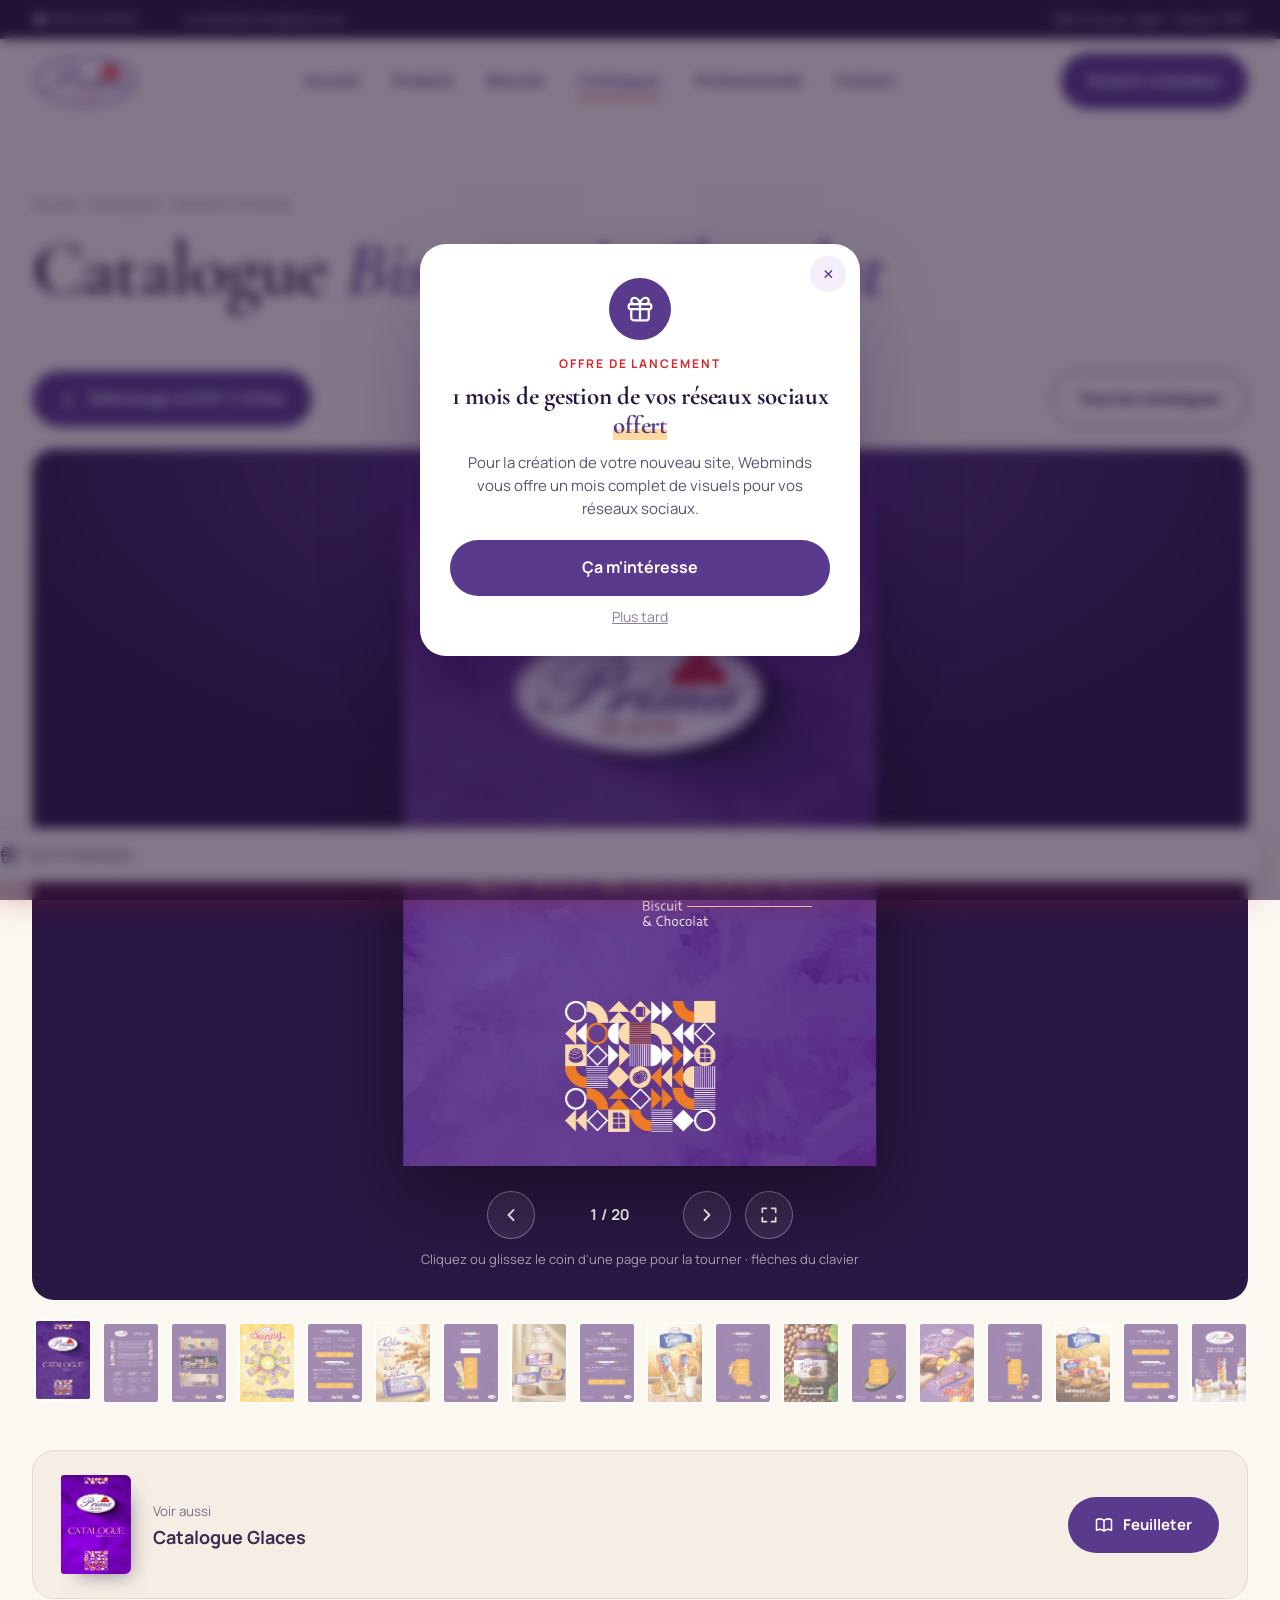
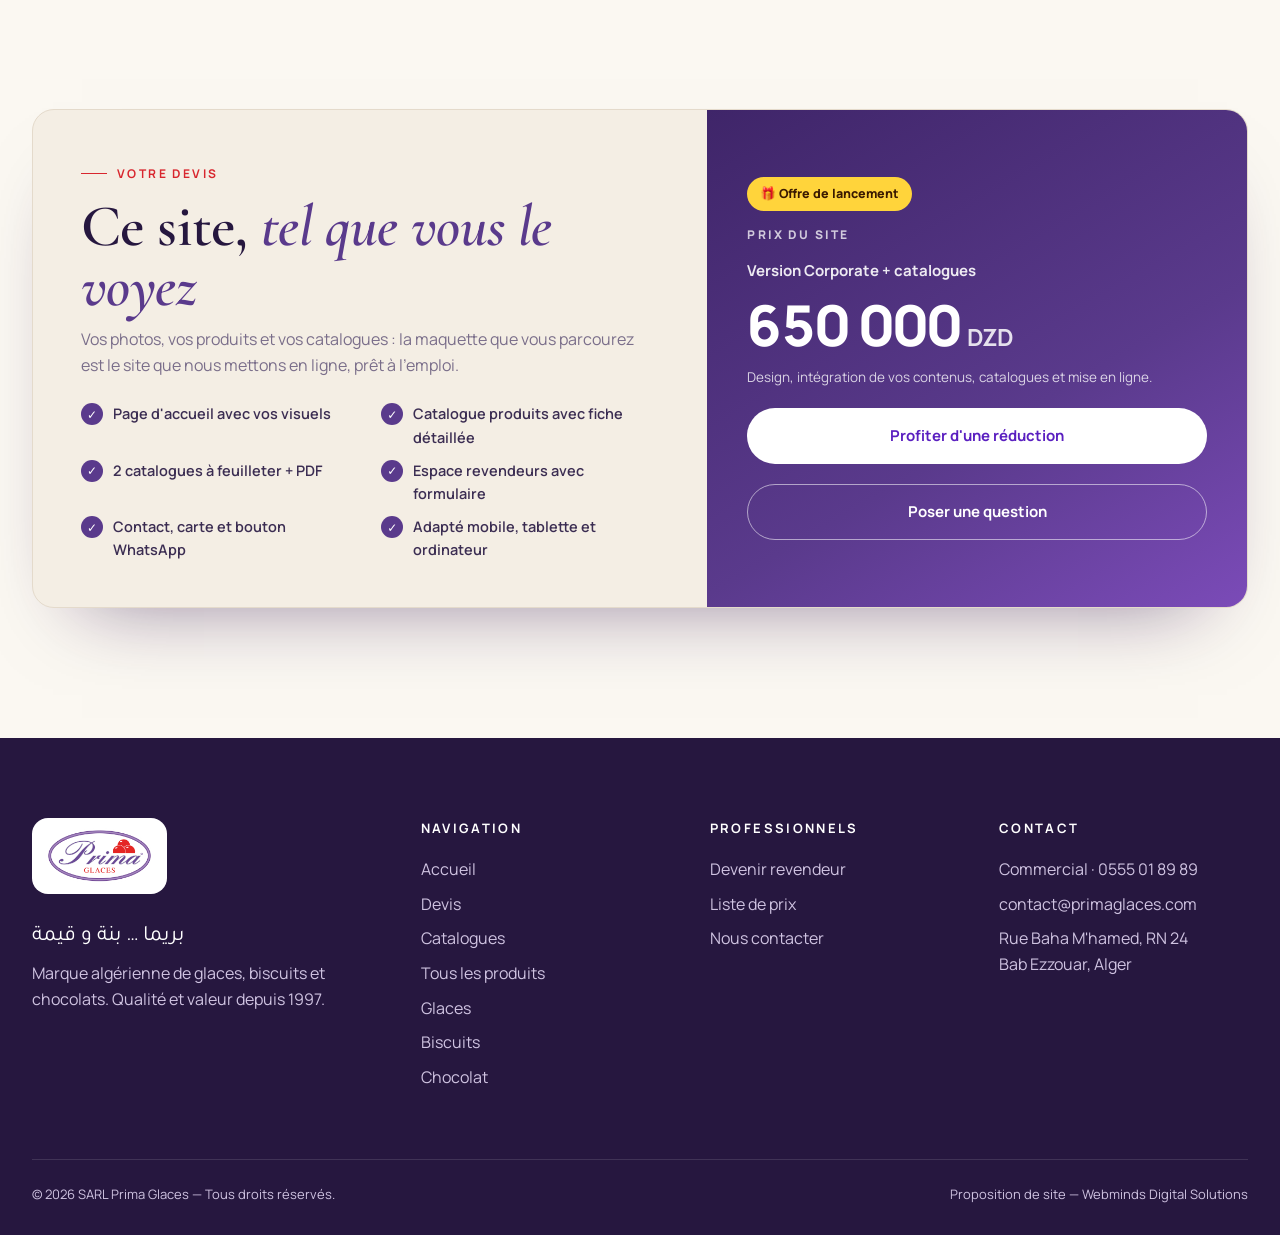
<file: v1/catalogue-biscuits.html>
<!doctype html> <html lang="fr"> <head> <meta charset="utf-8"> <meta name="viewport" content="width=device-width,initial-scale=1"> <meta name="robots" content="noindex,nofollow,noarchive,noimageindex"> <title>Prima Glaces</title> <meta name="description" content="Glaces, biscuits et chocolats Prima : Bingo, Yugui, Suprême, Perla, Rolio, King, Gâtto…"> <link rel="icon" href="../assets/img/ui/favicon.png"> <link rel="preconnect" href="https://fonts.googleapis.com"><link rel="preconnect" href="https://fonts.gstatic.com" crossorigin> <link href="https://fonts.googleapis.com/css2?family=Cormorant+Garamond:ital,wght@0,500;0,600;1,500;1,600&family=Manrope:wght@400;500;600;700;800&family=Tajawal:wght@500;700&display=swap" rel="stylesheet"> <link rel="stylesheet" href="../assets/css/common.css"> <link rel="stylesheet" href="assets/v1.css"> <link rel="stylesheet" href="../assets/css/devis.css"> <link rel="stylesheet" href="../assets/css/catalogues.css"> </head> <body data-v="1"> <div class="top"><div class="wrap"><span><a href="tel:+213555018989">☎ 0555 01 89 89</a> · <a href="mailto:contact@primaglaces.com">contact@primaglaces.com</a></span><span>Bab Ezzouar, Alger · Depuis 1997</span></div></div> <header class="h"><div class="wrap"> <a class="logo" href="index.html"><img src="../assets/img/ui/logo.png" alt="Prima Glaces"></a> <nav class="m"><a href="index.html">Accueil</a><a href="produits.html">Produits</a><a href="produits.html#biscuits">Biscuits</a><a href="catalogues.html" class="on">Catalogues</a><a href="distributeurs.html">Professionnels</a><a href="contact.html">Contact</a></nav> <a class="btn btn-p" href="distributeurs.html">Devenir revendeur</a> <button class="burger" aria-label="Menu"><i></i><i></i><i></i></button> </div></header> <section class="cx-head"><div class="wrap"> <p class="crumb"><a href="index.html">Accueil</a> › <a href="catalogues.html">Catalogues</a> › Biscuits & Chocolat</p> <h1>Catalogue <em>Biscuits & Chocolat</em></h1> </div></section><section class="cx-reader"><div class="wrap"><div class="cx-tools"><div class="grp"><a class="btn btn-p" href="../assets/pdf/prima-catalogue-biscuits-chocolat.pdf" download><svg viewBox="0 0 24 24" fill="none" stroke="currentColor" stroke-width="2" stroke-linecap="round" stroke-linejoin="round"><path d="M12 3v12M7 10l5 5 5-5M5 21h14"/></svg> Télécharger le PDF (7,8 Mo)</a></div><div class="grp"><a class="btn btn-o" href="catalogues.html">Tous les catalogues</a></div></div><div class="cx-stage" data-cx="biscuits" data-n="20"><div class="cx-load"><i></i>Ouverture du catalogue…</div><div class="cx-shift"><div class="cx-book-el"></div></div><div class="cx-bar"><button data-prev aria-label="Page précédente"><svg viewBox="0 0 24 24" fill="none" stroke="currentColor" stroke-width="2.2" stroke-linecap="round" stroke-linejoin="round"><path d="M15 6l-6 6 6 6"/></svg></button><span class="cnt">1 / 20</span><button data-next aria-label="Page suivante"><svg viewBox="0 0 24 24" fill="none" stroke="currentColor" stroke-width="2.2" stroke-linecap="round" stroke-linejoin="round"><path d="M9 6l6 6-6 6"/></svg></button><button data-fs aria-label="Plein écran"><svg viewBox="0 0 24 24" fill="none" stroke="currentColor" stroke-width="2" stroke-linecap="round" stroke-linejoin="round"><path d="M4 9V4h5M20 9V4h-5M4 15v5h5M20 15v5h-5"/></svg></button></div><p class="cx-hint">Cliquez ou glissez le coin d'une page pour la tourner · flèches du clavier</p></div><div class="cx-thumbs" aria-label="Aperçu des pages"></div><a class="cx-other" href="catalogue-glaces.html"><img src="../assets/img/cat/glaces/cover-s.webp" alt=""><div><small>Voir aussi</small><b>Catalogue Glaces</b></div><span class="btn btn-p"><svg viewBox="0 0 24 24" fill="none" stroke="currentColor" stroke-width="2" stroke-linecap="round" stroke-linejoin="round"><path d="M2 5c3-1.5 7-1.5 10 1 3-2.5 7-2.5 10-1v14c-3-1.5-7-1.5-10 1-3-2.5-7-2.5-10-1z"/><path d="M12 6v14"/></svg> Feuilleter</span></a></div></section> <section class="dv" id="devis" data-dv="650000" data-ver="Version 1 — Corporate"><div class="wrap"><div class="dv-card"><div class="dv-l"><span class="eyebrow">Votre devis</span><h2>Ce site, <em>tel que vous le voyez</em></h2><p class="lead">Vos photos, vos produits et vos catalogues : la maquette que vous parcourez est le site que nous mettons en ligne, prêt à l'emploi.</p><ul class="dv-inc"><li><i>✓</i>Page d'accueil avec vos visuels</li><li><i>✓</i>Catalogue produits avec fiche détaillée</li><li><i>✓</i>2 catalogues à feuilleter + PDF</li><li><i>✓</i>Espace revendeurs avec formulaire</li><li><i>✓</i>Contact, carte et bouton WhatsApp</li><li><i>✓</i>Adapté mobile, tablette et ordinateur</li></ul></div><div class="dv-r"><span class="dv-badge">🎁 Offre de lancement</span><small>Prix du site</small><span class="ver">Version Corporate + catalogues</span><div class="dv-price">650 000<span>DZD</span></div><p>Design, intégration de vos contenus, catalogues et mise en ligne.</p><button class="btn btn-w" data-dv-open>Profiter d'une réduction</button><a class="btn btn-ghost" href="https://wa.me/213797372452?text=Bonjour%20Webminds%2C%20j%27ai%20une%20question%20sur%20le%20devis%20du%20site%20Prima%20Glaces." target="_blank" rel="noopener">Poser une question</a></div></div></div></section> <footer class="f"><div class="wrap"> <div class="g"> <div><span class="lg"><img src="../assets/img/ui/logo.png" alt="Prima Glaces"></span><p class="ar" dir="rtl" lang="ar">بريما … بنة و قيمة</p><p style="max-width:300px">Marque algérienne de glaces, biscuits et chocolats. Qualité et valeur depuis 1997.</p></div> <div><h4>Navigation</h4><a href="index.html">Accueil</a><a href="#devis">Devis</a><a href="catalogues.html">Catalogues</a><a href="produits.html">Tous les produits</a><a href="produits.html#glaces">Glaces</a><a href="produits.html#biscuits">Biscuits</a><a href="produits.html#chocolat">Chocolat</a></div> <div><h4>Professionnels</h4><a href="distributeurs.html">Devenir revendeur</a><a href="distributeurs.html">Liste de prix</a><a href="contact.html">Nous contacter</a></div> <div><h4>Contact</h4><a href="tel:+213555018989">Commercial · 0555 01 89 89</a><a href="mailto:contact@primaglaces.com">contact@primaglaces.com</a><a>Rue Baha M'hamed, RN 24<br>Bab Ezzouar, Alger</a></div> </div> <div class="bt"><span>© 2026 SARL Prima Glaces — Tous droits réservés.</span><span>Proposition de site — Webminds Digital Solutions</span></div> </div></footer> <script src="../assets/js/page-flip.min.js"></script> <script src="../assets/js/catalogue.js"></script> <script src="../assets/js/data.js"></script> <script src="assets/v1.js"></script> <script src="../assets/js/devis.js"></script> <script src="../assets/js/common.js"></script> </body> </html>
</file>
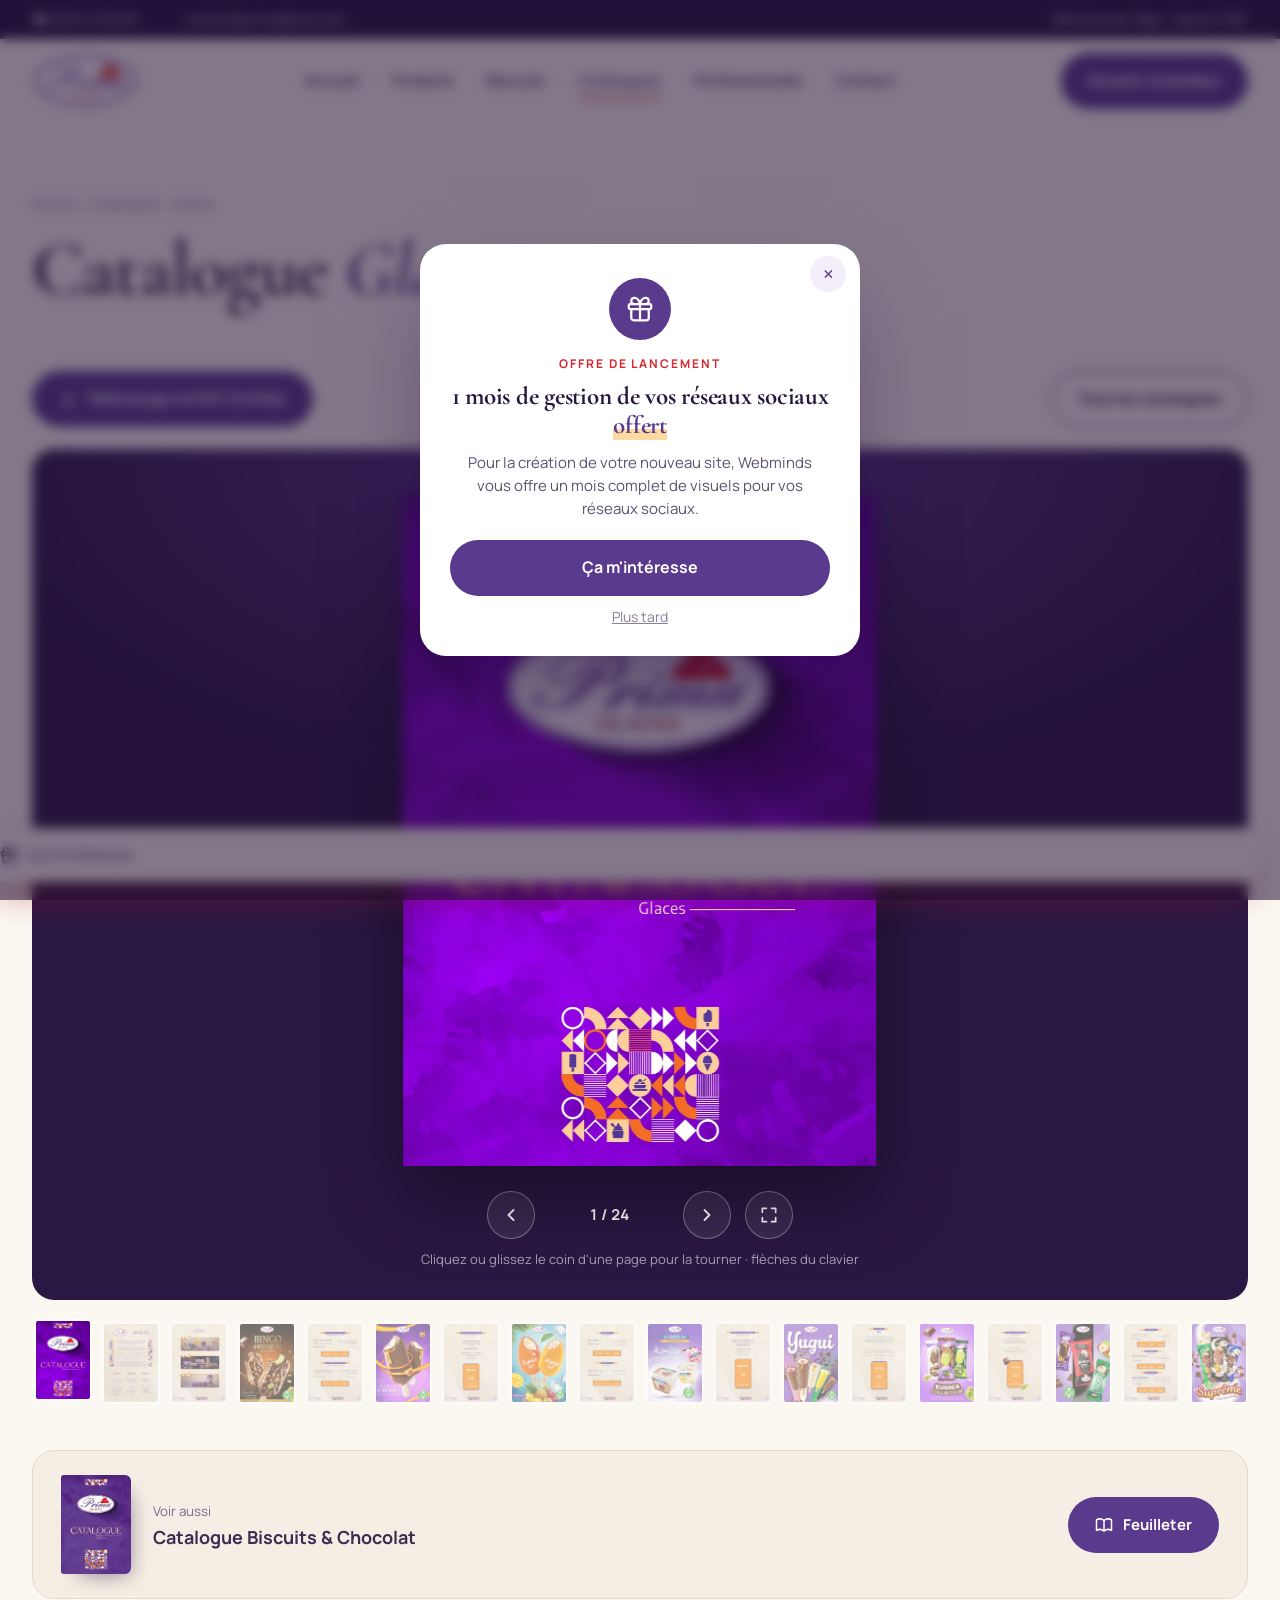
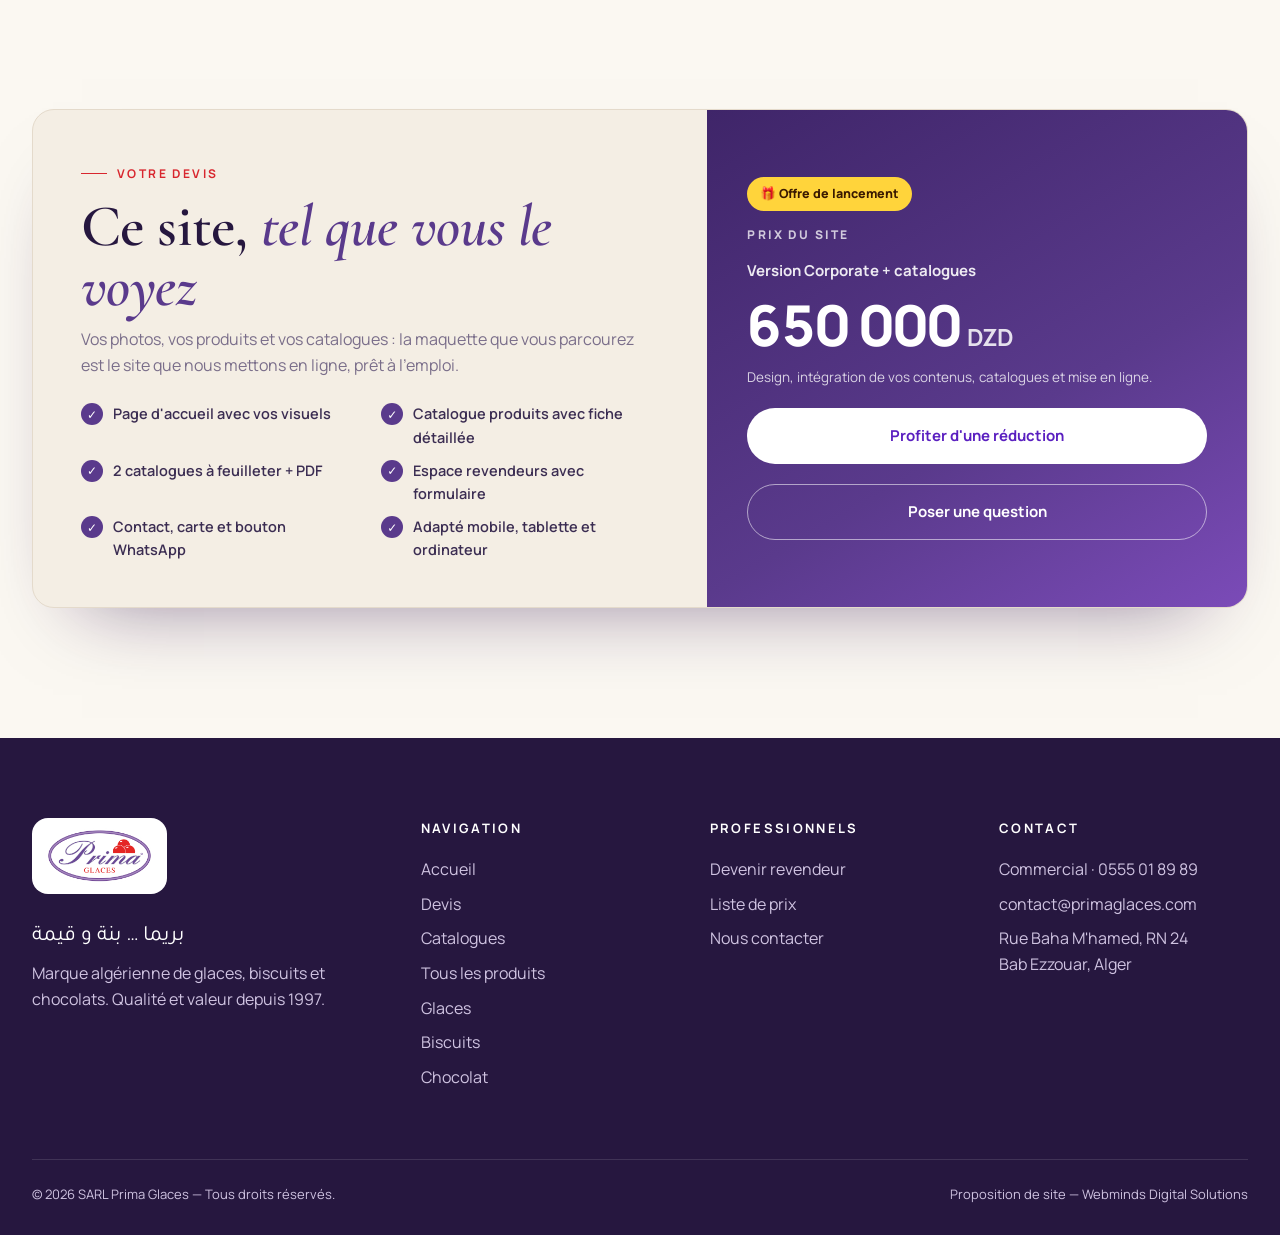
<file: v1/catalogue-glaces.html>
<!doctype html> <html lang="fr"> <head> <meta charset="utf-8"> <meta name="viewport" content="width=device-width,initial-scale=1"> <meta name="robots" content="noindex,nofollow,noarchive,noimageindex"> <title>Prima Glaces</title> <meta name="description" content="Glaces, biscuits et chocolats Prima : Bingo, Yugui, Suprême, Perla, Rolio, King, Gâtto…"> <link rel="icon" href="../assets/img/ui/favicon.png"> <link rel="preconnect" href="https://fonts.googleapis.com"><link rel="preconnect" href="https://fonts.gstatic.com" crossorigin> <link href="https://fonts.googleapis.com/css2?family=Cormorant+Garamond:ital,wght@0,500;0,600;1,500;1,600&family=Manrope:wght@400;500;600;700;800&family=Tajawal:wght@500;700&display=swap" rel="stylesheet"> <link rel="stylesheet" href="../assets/css/common.css"> <link rel="stylesheet" href="assets/v1.css"> <link rel="stylesheet" href="../assets/css/devis.css"> <link rel="stylesheet" href="../assets/css/catalogues.css"> </head> <body data-v="1"> <div class="top"><div class="wrap"><span><a href="tel:+213555018989">☎ 0555 01 89 89</a> · <a href="mailto:contact@primaglaces.com">contact@primaglaces.com</a></span><span>Bab Ezzouar, Alger · Depuis 1997</span></div></div> <header class="h"><div class="wrap"> <a class="logo" href="index.html"><img src="../assets/img/ui/logo.png" alt="Prima Glaces"></a> <nav class="m"><a href="index.html">Accueil</a><a href="produits.html">Produits</a><a href="produits.html#biscuits">Biscuits</a><a href="catalogues.html" class="on">Catalogues</a><a href="distributeurs.html">Professionnels</a><a href="contact.html">Contact</a></nav> <a class="btn btn-p" href="distributeurs.html">Devenir revendeur</a> <button class="burger" aria-label="Menu"><i></i><i></i><i></i></button> </div></header> <section class="cx-head"><div class="wrap"> <p class="crumb"><a href="index.html">Accueil</a> › <a href="catalogues.html">Catalogues</a> › Glaces</p> <h1>Catalogue <em>Glaces</em></h1> </div></section><section class="cx-reader"><div class="wrap"><div class="cx-tools"><div class="grp"><a class="btn btn-p" href="../assets/pdf/prima-catalogue-glaces-2026.pdf" download><svg viewBox="0 0 24 24" fill="none" stroke="currentColor" stroke-width="2" stroke-linecap="round" stroke-linejoin="round"><path d="M12 3v12M7 10l5 5 5-5M5 21h14"/></svg> Télécharger le PDF (3,8 Mo)</a></div><div class="grp"><a class="btn btn-o" href="catalogues.html">Tous les catalogues</a></div></div><div class="cx-stage" data-cx="glaces" data-n="24"><div class="cx-load"><i></i>Ouverture du catalogue…</div><div class="cx-shift"><div class="cx-book-el"></div></div><div class="cx-bar"><button data-prev aria-label="Page précédente"><svg viewBox="0 0 24 24" fill="none" stroke="currentColor" stroke-width="2.2" stroke-linecap="round" stroke-linejoin="round"><path d="M15 6l-6 6 6 6"/></svg></button><span class="cnt">1 / 24</span><button data-next aria-label="Page suivante"><svg viewBox="0 0 24 24" fill="none" stroke="currentColor" stroke-width="2.2" stroke-linecap="round" stroke-linejoin="round"><path d="M9 6l6 6-6 6"/></svg></button><button data-fs aria-label="Plein écran"><svg viewBox="0 0 24 24" fill="none" stroke="currentColor" stroke-width="2" stroke-linecap="round" stroke-linejoin="round"><path d="M4 9V4h5M20 9V4h-5M4 15v5h5M20 15v5h-5"/></svg></button></div><p class="cx-hint">Cliquez ou glissez le coin d'une page pour la tourner · flèches du clavier</p></div><div class="cx-thumbs" aria-label="Aperçu des pages"></div><a class="cx-other" href="catalogue-biscuits.html"><img src="../assets/img/cat/biscuits/cover-s.webp" alt=""><div><small>Voir aussi</small><b>Catalogue Biscuits & Chocolat</b></div><span class="btn btn-p"><svg viewBox="0 0 24 24" fill="none" stroke="currentColor" stroke-width="2" stroke-linecap="round" stroke-linejoin="round"><path d="M2 5c3-1.5 7-1.5 10 1 3-2.5 7-2.5 10-1v14c-3-1.5-7-1.5-10 1-3-2.5-7-2.5-10-1z"/><path d="M12 6v14"/></svg> Feuilleter</span></a></div></section> <section class="dv" id="devis" data-dv="650000" data-ver="Version 1 — Corporate"><div class="wrap"><div class="dv-card"><div class="dv-l"><span class="eyebrow">Votre devis</span><h2>Ce site, <em>tel que vous le voyez</em></h2><p class="lead">Vos photos, vos produits et vos catalogues : la maquette que vous parcourez est le site que nous mettons en ligne, prêt à l'emploi.</p><ul class="dv-inc"><li><i>✓</i>Page d'accueil avec vos visuels</li><li><i>✓</i>Catalogue produits avec fiche détaillée</li><li><i>✓</i>2 catalogues à feuilleter + PDF</li><li><i>✓</i>Espace revendeurs avec formulaire</li><li><i>✓</i>Contact, carte et bouton WhatsApp</li><li><i>✓</i>Adapté mobile, tablette et ordinateur</li></ul></div><div class="dv-r"><span class="dv-badge">🎁 Offre de lancement</span><small>Prix du site</small><span class="ver">Version Corporate + catalogues</span><div class="dv-price">650 000<span>DZD</span></div><p>Design, intégration de vos contenus, catalogues et mise en ligne.</p><button class="btn btn-w" data-dv-open>Profiter d'une réduction</button><a class="btn btn-ghost" href="https://wa.me/213797372452?text=Bonjour%20Webminds%2C%20j%27ai%20une%20question%20sur%20le%20devis%20du%20site%20Prima%20Glaces." target="_blank" rel="noopener">Poser une question</a></div></div></div></section> <footer class="f"><div class="wrap"> <div class="g"> <div><span class="lg"><img src="../assets/img/ui/logo.png" alt="Prima Glaces"></span><p class="ar" dir="rtl" lang="ar">بريما … بنة و قيمة</p><p style="max-width:300px">Marque algérienne de glaces, biscuits et chocolats. Qualité et valeur depuis 1997.</p></div> <div><h4>Navigation</h4><a href="index.html">Accueil</a><a href="#devis">Devis</a><a href="catalogues.html">Catalogues</a><a href="produits.html">Tous les produits</a><a href="produits.html#glaces">Glaces</a><a href="produits.html#biscuits">Biscuits</a><a href="produits.html#chocolat">Chocolat</a></div> <div><h4>Professionnels</h4><a href="distributeurs.html">Devenir revendeur</a><a href="distributeurs.html">Liste de prix</a><a href="contact.html">Nous contacter</a></div> <div><h4>Contact</h4><a href="tel:+213555018989">Commercial · 0555 01 89 89</a><a href="mailto:contact@primaglaces.com">contact@primaglaces.com</a><a>Rue Baha M'hamed, RN 24<br>Bab Ezzouar, Alger</a></div> </div> <div class="bt"><span>© 2026 SARL Prima Glaces — Tous droits réservés.</span><span>Proposition de site — Webminds Digital Solutions</span></div> </div></footer> <script src="../assets/js/page-flip.min.js"></script> <script src="../assets/js/catalogue.js"></script> <script src="../assets/js/data.js"></script> <script src="assets/v1.js"></script> <script src="../assets/js/devis.js"></script> <script src="../assets/js/common.js"></script> </body> </html>
</file>
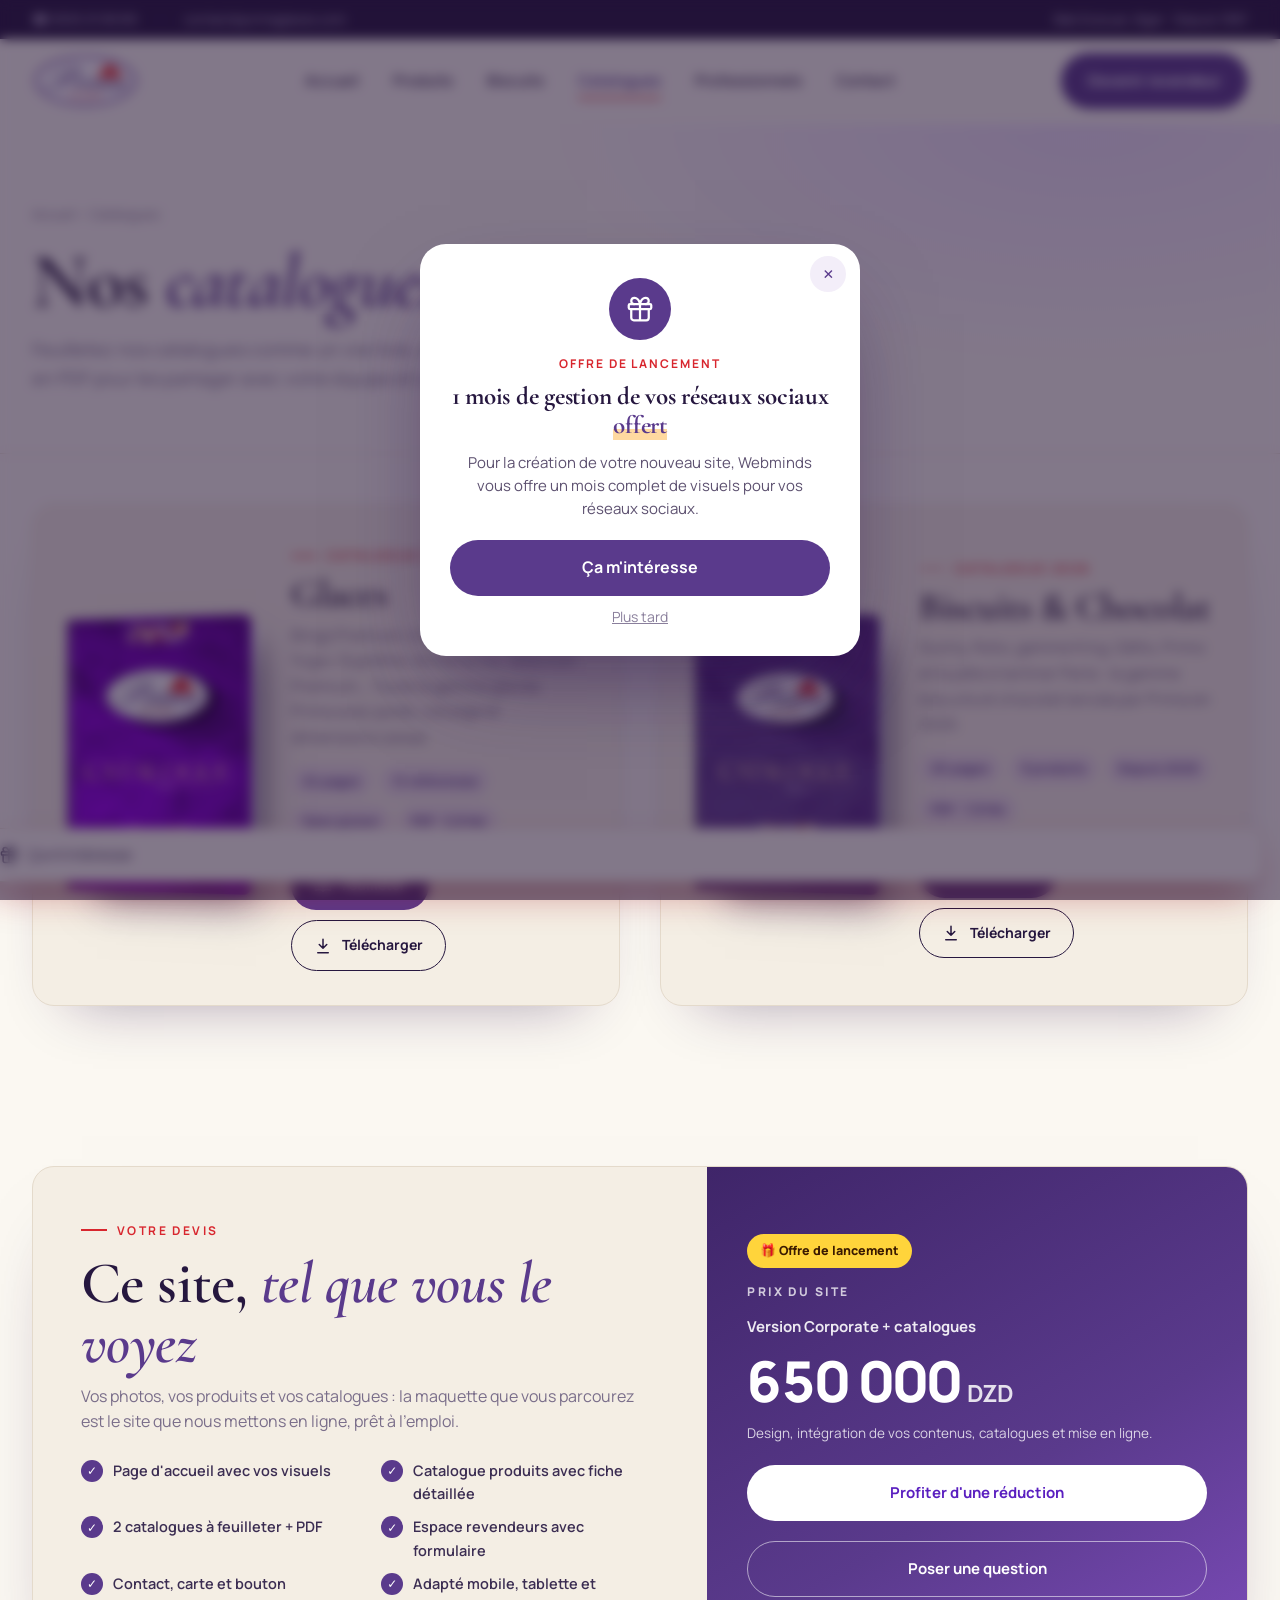
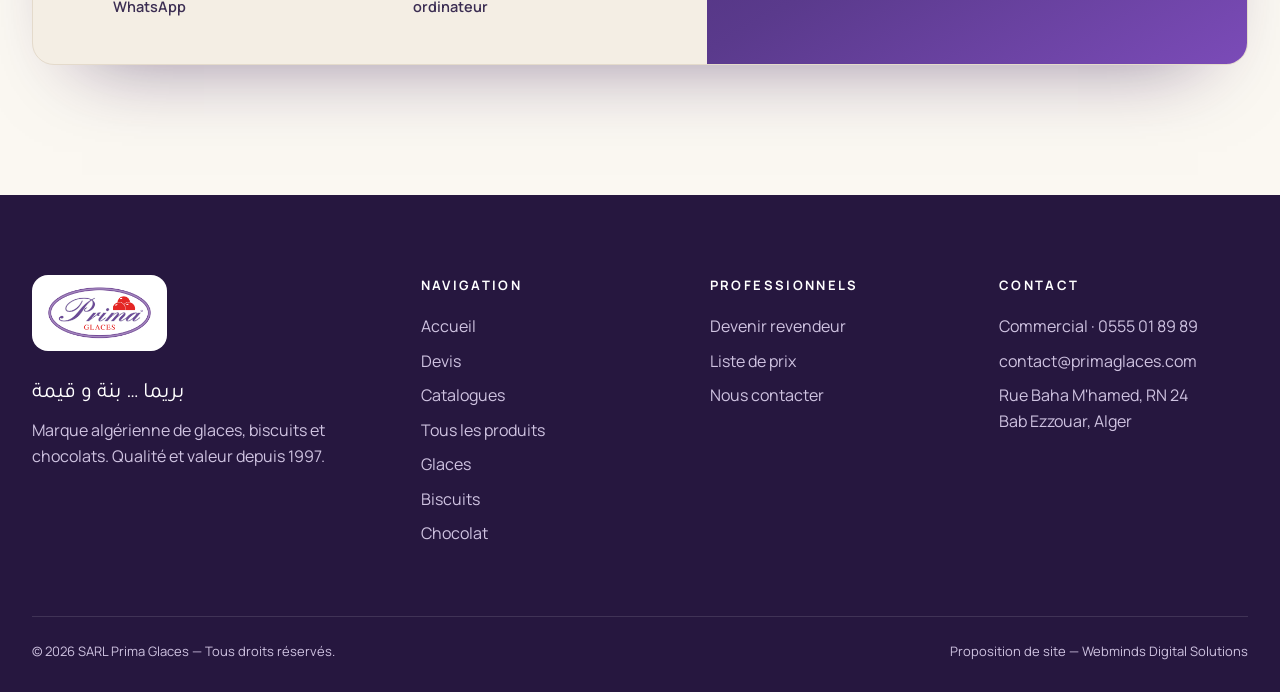
<file: v1/catalogues.html>
<!doctype html> <html lang="fr"> <head> <meta charset="utf-8"> <meta name="viewport" content="width=device-width,initial-scale=1"> <meta name="robots" content="noindex,nofollow,noarchive,noimageindex"> <title>Prima Glaces</title> <meta name="description" content="Glaces, biscuits et chocolats Prima : Bingo, Yugui, Suprême, Perla, Rolio, King, Gâtto…"> <link rel="icon" href="../assets/img/ui/favicon.png"> <link rel="preconnect" href="https://fonts.googleapis.com"><link rel="preconnect" href="https://fonts.gstatic.com" crossorigin> <link href="https://fonts.googleapis.com/css2?family=Cormorant+Garamond:ital,wght@0,500;0,600;1,500;1,600&family=Manrope:wght@400;500;600;700;800&family=Tajawal:wght@500;700&display=swap" rel="stylesheet"> <link rel="stylesheet" href="../assets/css/common.css"> <link rel="stylesheet" href="assets/v1.css"> <link rel="stylesheet" href="../assets/css/devis.css"> <link rel="stylesheet" href="../assets/css/catalogues.css"> </head> <body data-v="1"> <div class="top"><div class="wrap"><span><a href="tel:+213555018989">☎ 0555 01 89 89</a> · <a href="mailto:contact@primaglaces.com">contact@primaglaces.com</a></span><span>Bab Ezzouar, Alger · Depuis 1997</span></div></div> <header class="h"><div class="wrap"> <a class="logo" href="index.html"><img src="../assets/img/ui/logo.png" alt="Prima Glaces"></a> <nav class="m"><a href="index.html">Accueil</a><a href="produits.html">Produits</a><a href="produits.html#biscuits">Biscuits</a><a href="catalogues.html" class="on">Catalogues</a><a href="distributeurs.html">Professionnels</a><a href="contact.html">Contact</a></nav> <a class="btn btn-p" href="distributeurs.html">Devenir revendeur</a> <button class="burger" aria-label="Menu"><i></i><i></i><i></i></button> </div></header> <section class="ph"><div class="wrap"> <p class="crumb"><a href="index.html">Accueil</a> › Catalogues</p> <h1>Nos <em>catalogues</em> 2026</h1> <p class="lead">Feuilletez nos catalogues comme un vrai livre, ou téléchargez-les en PDF pour les partager avec votre équipe et vos clients.</p> </div></section> <section style="padding-top:50px"><div class="wrap"><div class="cx-shelf"><article class="cx-card"><a class="cx-book" href="catalogue-glaces.html" aria-label="Feuilleter le catalogue Glaces"><span class="pg"></span><span class="cv"><img src="../assets/img/cat/glaces/cover-s.webp" alt="Couverture du catalogue Glaces"></span></a><div><span class="eyebrow">Catalogue 2026</span><h2>Glaces</h2><p class="lead" style="font-size:16px">Bingo Premium, Kunafa Collection, Yugui, Suprême, Armonia Ice, Sélection Premium… Toute la gamme glacée Prima avec poids, colisage et dimensions caisse.</p><div class="cx-meta"><span>24 pages</span><span>13 références</span><span>Sans gluten</span><span>PDF · 3,8 Mo</span></div><div class="cx-acts"><a class="btn btn-p" href="catalogue-glaces.html"><svg viewBox="0 0 24 24" fill="none" stroke="currentColor" stroke-width="2" stroke-linecap="round" stroke-linejoin="round"><path d="M2 5c3-1.5 7-1.5 10 1 3-2.5 7-2.5 10-1v14c-3-1.5-7-1.5-10 1-3-2.5-7-2.5-10-1z"/><path d="M12 6v14"/></svg> Feuilleter</a><a class="btn btn-o" href="../assets/pdf/prima-catalogue-glaces-2026.pdf" download><svg viewBox="0 0 24 24" fill="none" stroke="currentColor" stroke-width="2" stroke-linecap="round" stroke-linejoin="round"><path d="M12 3v12M7 10l5 5 5-5M5 21h14"/></svg> Télécharger</a></div></div></article><article class="cx-card"><a class="cx-book" href="catalogue-biscuits.html" aria-label="Feuilleter le catalogue Biscuits & Chocolat"><span class="pg"></span><span class="cv"><img src="../assets/img/cat/biscuits/cover-s.webp" alt="Couverture du catalogue Biscuits & Chocolat"></span></a><div><span class="eyebrow">Catalogue 2026</span><h2>Biscuits & Chocolat</h2><p class="lead" style="font-size:16px">Sunny, Rolio, gamme King, Gâtto, Primo et la pâte à tartiner Perla : la gamme biscuits et chocolat lancée par Prima en 2020.</p><div class="cx-meta"><span>20 pages</span><span>9 produits</span><span>Depuis 2020</span><span>PDF · 7,8 Mo</span></div><div class="cx-acts"><a class="btn btn-p" href="catalogue-biscuits.html"><svg viewBox="0 0 24 24" fill="none" stroke="currentColor" stroke-width="2" stroke-linecap="round" stroke-linejoin="round"><path d="M2 5c3-1.5 7-1.5 10 1 3-2.5 7-2.5 10-1v14c-3-1.5-7-1.5-10 1-3-2.5-7-2.5-10-1z"/><path d="M12 6v14"/></svg> Feuilleter</a><a class="btn btn-o" href="../assets/pdf/prima-catalogue-biscuits-chocolat.pdf" download><svg viewBox="0 0 24 24" fill="none" stroke="currentColor" stroke-width="2" stroke-linecap="round" stroke-linejoin="round"><path d="M12 3v12M7 10l5 5 5-5M5 21h14"/></svg> Télécharger</a></div></div></article></div></div></section> <section class="dv" id="devis" data-dv="650000" data-ver="Version 1 — Corporate"><div class="wrap"><div class="dv-card"><div class="dv-l"><span class="eyebrow">Votre devis</span><h2>Ce site, <em>tel que vous le voyez</em></h2><p class="lead">Vos photos, vos produits et vos catalogues : la maquette que vous parcourez est le site que nous mettons en ligne, prêt à l'emploi.</p><ul class="dv-inc"><li><i>✓</i>Page d'accueil avec vos visuels</li><li><i>✓</i>Catalogue produits avec fiche détaillée</li><li><i>✓</i>2 catalogues à feuilleter + PDF</li><li><i>✓</i>Espace revendeurs avec formulaire</li><li><i>✓</i>Contact, carte et bouton WhatsApp</li><li><i>✓</i>Adapté mobile, tablette et ordinateur</li></ul></div><div class="dv-r"><span class="dv-badge">🎁 Offre de lancement</span><small>Prix du site</small><span class="ver">Version Corporate + catalogues</span><div class="dv-price">650 000<span>DZD</span></div><p>Design, intégration de vos contenus, catalogues et mise en ligne.</p><button class="btn btn-w" data-dv-open>Profiter d'une réduction</button><a class="btn btn-ghost" href="https://wa.me/213797372452?text=Bonjour%20Webminds%2C%20j%27ai%20une%20question%20sur%20le%20devis%20du%20site%20Prima%20Glaces." target="_blank" rel="noopener">Poser une question</a></div></div></div></section> <footer class="f"><div class="wrap"> <div class="g"> <div><span class="lg"><img src="../assets/img/ui/logo.png" alt="Prima Glaces"></span><p class="ar" dir="rtl" lang="ar">بريما … بنة و قيمة</p><p style="max-width:300px">Marque algérienne de glaces, biscuits et chocolats. Qualité et valeur depuis 1997.</p></div> <div><h4>Navigation</h4><a href="index.html">Accueil</a><a href="#devis">Devis</a><a href="catalogues.html">Catalogues</a><a href="produits.html">Tous les produits</a><a href="produits.html#glaces">Glaces</a><a href="produits.html#biscuits">Biscuits</a><a href="produits.html#chocolat">Chocolat</a></div> <div><h4>Professionnels</h4><a href="distributeurs.html">Devenir revendeur</a><a href="distributeurs.html">Liste de prix</a><a href="contact.html">Nous contacter</a></div> <div><h4>Contact</h4><a href="tel:+213555018989">Commercial · 0555 01 89 89</a><a href="mailto:contact@primaglaces.com">contact@primaglaces.com</a><a>Rue Baha M'hamed, RN 24<br>Bab Ezzouar, Alger</a></div> </div> <div class="bt"><span>© 2026 SARL Prima Glaces — Tous droits réservés.</span><span>Proposition de site — Webminds Digital Solutions</span></div> </div></footer> <script src="../assets/js/data.js"></script> <script src="assets/v1.js"></script> <script src="../assets/js/devis.js"></script> <script src="../assets/js/common.js"></script> </body> </html>
</file>
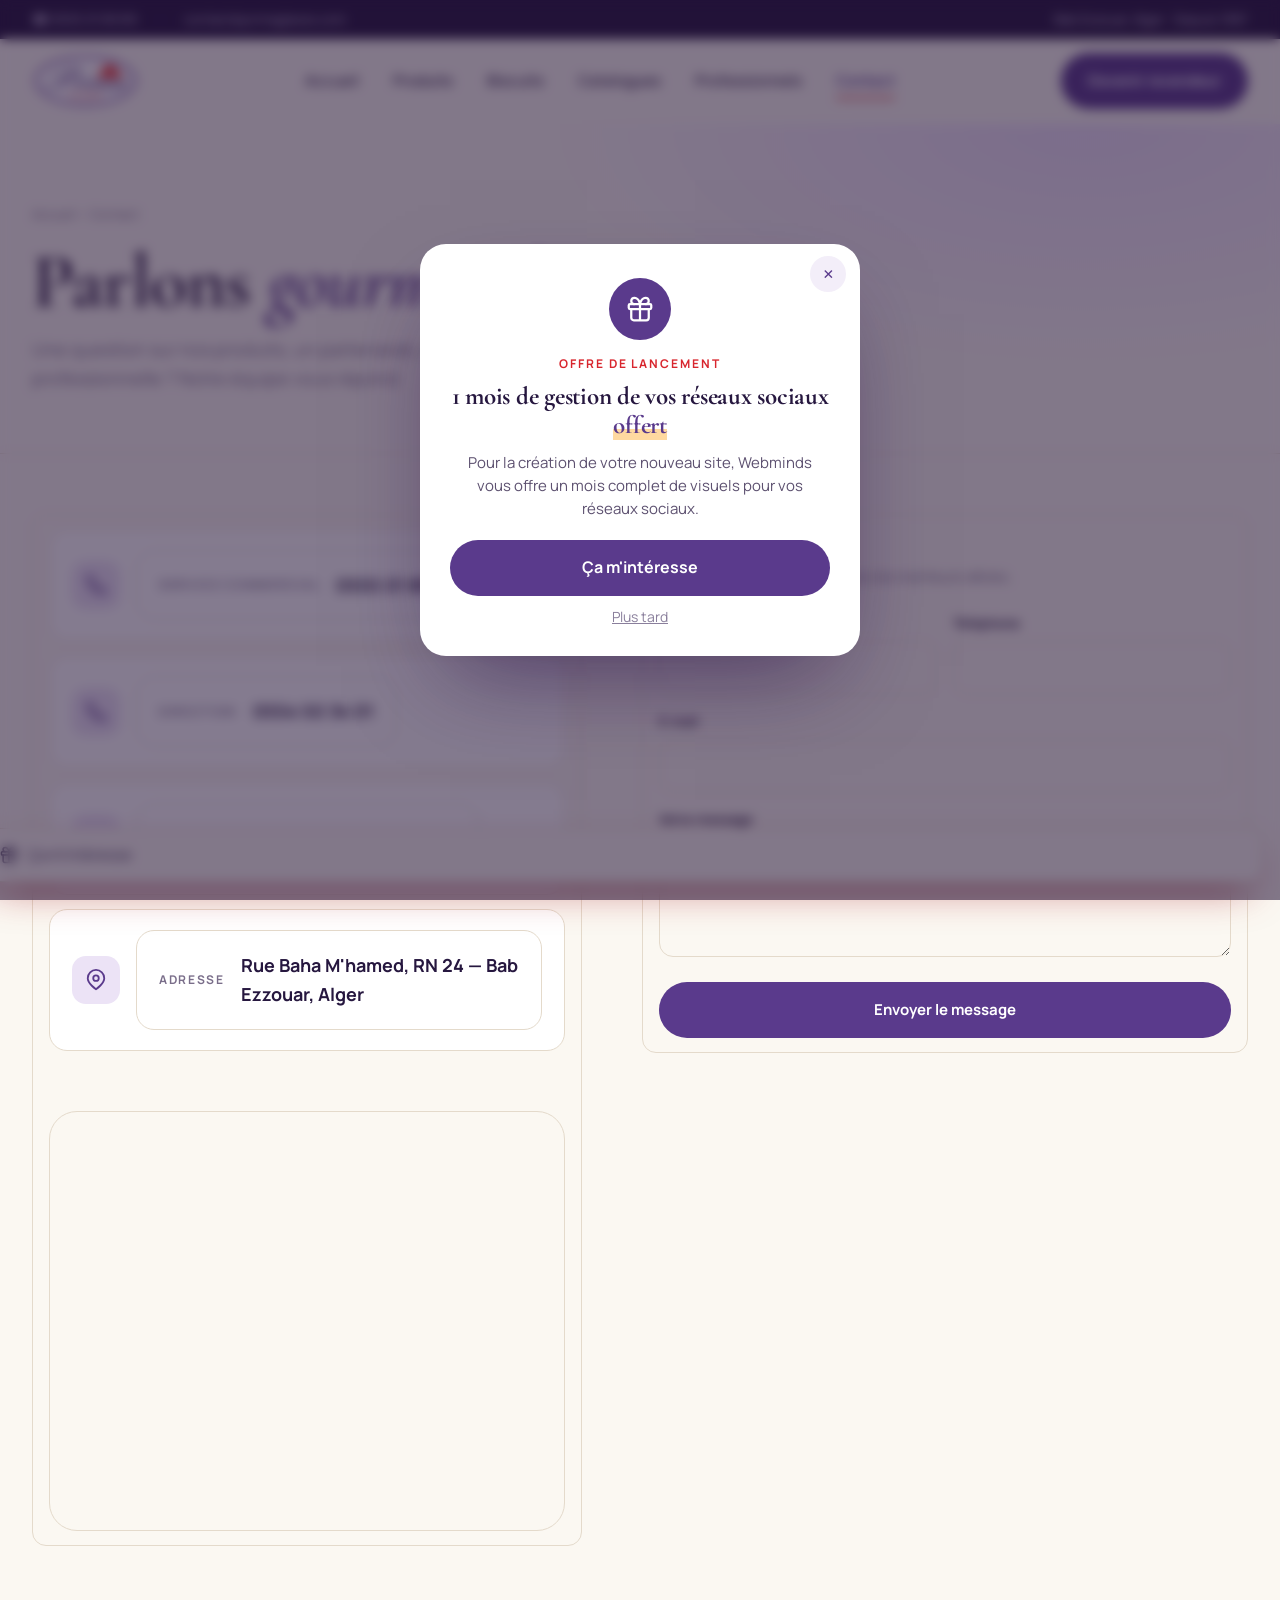
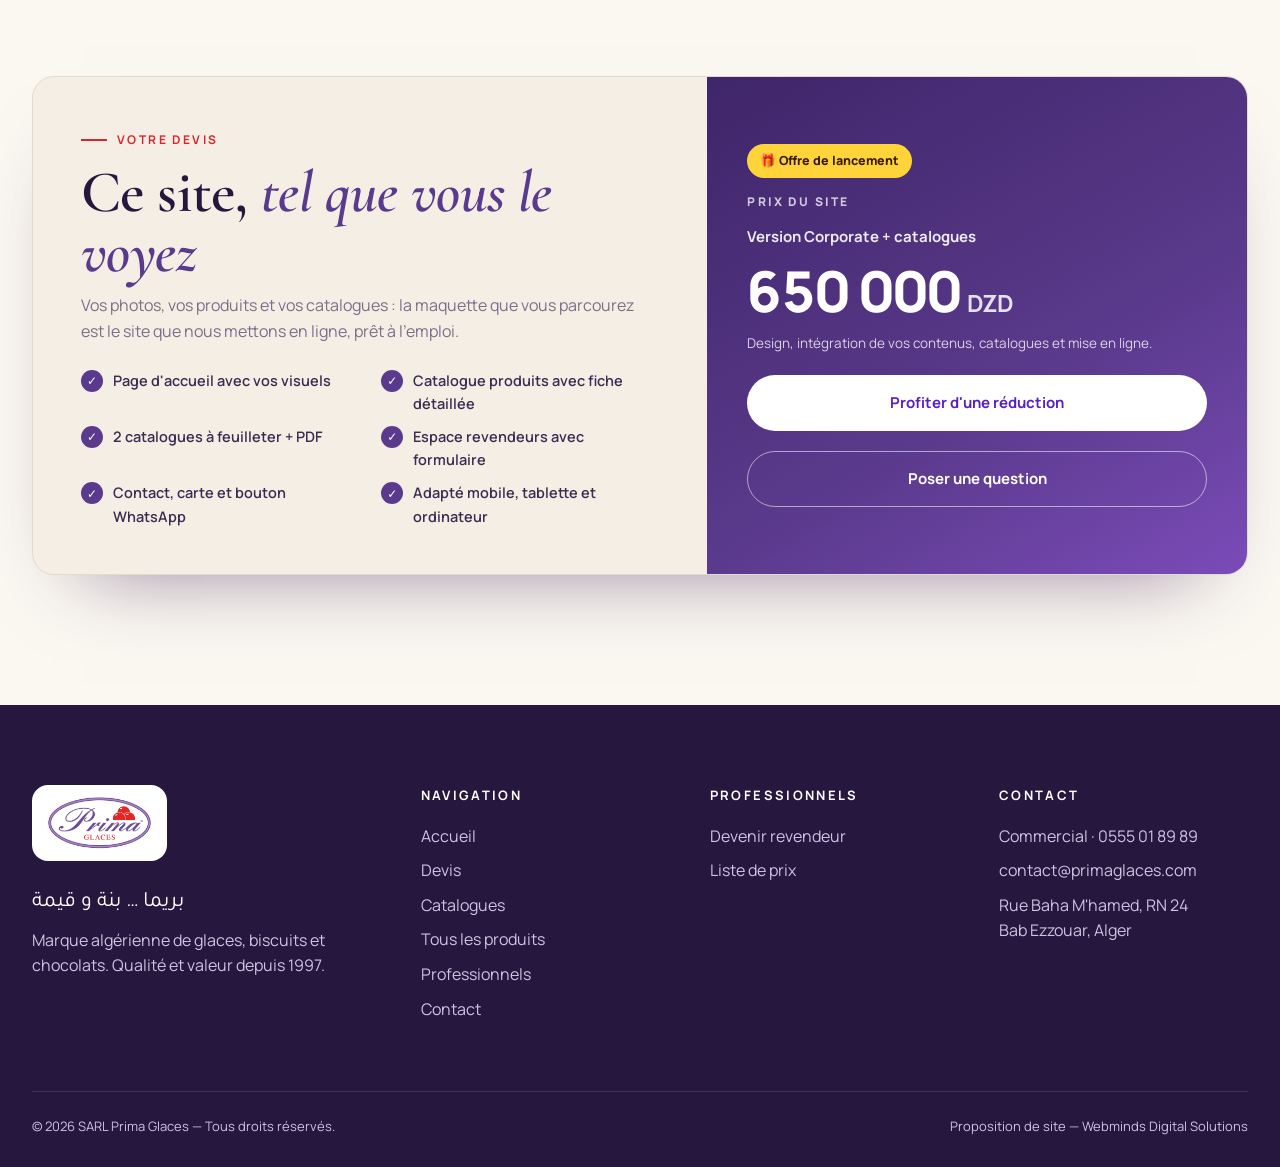
<file: v1/contact.html>
<!doctype html> <html lang="fr"> <head> <meta charset="utf-8"> <meta name="viewport" content="width=device-width,initial-scale=1"> <meta name="robots" content="noindex,nofollow,noarchive,noimageindex"> <title>Prima Glaces</title> <meta name="description" content="Contactez Prima Glaces à Bab Ezzouar, Alger. Téléphone, e-mail et réseaux sociaux."> <link rel="icon" href="../assets/img/ui/favicon.png"> <link rel="preconnect" href="https://fonts.googleapis.com"><link rel="preconnect" href="https://fonts.gstatic.com" crossorigin> <link href="https://fonts.googleapis.com/css2?family=Cormorant+Garamond:ital,wght@0,500;0,600;1,500;1,600&family=Manrope:wght@400;500;600;700;800&family=Tajawal:wght@500;700&display=swap" rel="stylesheet"> <link rel="stylesheet" href="../assets/css/common.css"> <link rel="stylesheet" href="assets/v1.css"> <link rel="stylesheet" href="../assets/css/devis.css"> </head> <body data-v="1"> <div class="top"><div class="wrap"><span><a href="tel:+213555018989">☎ 0555 01 89 89</a> · <a href="mailto:contact@primaglaces.com">contact@primaglaces.com</a></span><span>Bab Ezzouar, Alger · Depuis 1997</span></div></div> <header class="h"><div class="wrap"> <a class="logo" href="index.html"><img src="../assets/img/ui/logo.png" alt="Prima Glaces"></a> <nav class="m"><a href="index.html">Accueil</a><a href="produits.html">Produits</a><a href="produits.html#biscuits">Biscuits</a><a href="catalogues.html">Catalogues</a><a href="distributeurs.html">Professionnels</a><a href="contact.html" class="on">Contact</a></nav> <a class="btn btn-p" href="distributeurs.html">Devenir revendeur</a> <button class="burger" aria-label="Menu"><i></i><i></i><i></i></button> </div></header> <section class="ph"><div class="wrap"> <p class="crumb"><a href="index.html">Accueil</a> › Contact</p> <h1>Parlons <em>gourmandise</em></h1> <p class="lead">Une question sur nos produits, un partenariat, une commande professionnelle ? Notre équipe vous répond.</p> </div></section> <section style="padding-top:60px"><div class="wrap"> <div class="split"> <div class="rv"> <div class="cl"> <a href="tel:+213555018989"><i><svg viewBox="0 0 24 24" fill="none" stroke="currentColor" stroke-width="2"><path d="M22 16.9v3a2 2 0 0 1-2.2 2 19.8 19.8 0 0 1-8.6-3 19.5 19.5 0 0 1-6-6 19.8 19.8 0 0 1-3-8.6A2 2 0 0 1 4.1 2h3a2 2 0 0 1 2 1.7c.1 1 .4 1.9.7 2.8a2 2 0 0 1-.5 2.1L8.1 9.9a16 16 0 0 0 6 6l1.3-1.2a2 2 0 0 1 2.1-.5c.9.3 1.8.6 2.8.7a2 2 0 0 1 1.7 2z"/></svg></i><div><small>Service commercial</small><b>0555 01 89 89</b></div></a> <a href="tel:+213554503401"><i><svg viewBox="0 0 24 24" fill="none" stroke="currentColor" stroke-width="2"><path d="M22 16.9v3a2 2 0 0 1-2.2 2 19.8 19.8 0 0 1-8.6-3 19.5 19.5 0 0 1-6-6 19.8 19.8 0 0 1-3-8.6A2 2 0 0 1 4.1 2h3a2 2 0 0 1 2 1.7c.1 1 .4 1.9.7 2.8a2 2 0 0 1-.5 2.1L8.1 9.9a16 16 0 0 0 6 6l1.3-1.2a2 2 0 0 1 2.1-.5c.9.3 1.8.6 2.8.7a2 2 0 0 1 1.7 2z"/></svg></i><div><small>Direction</small><b>0554 50 34 01</b></div></a> <a href="mailto:contact@primaglaces.com"><i><svg viewBox="0 0 24 24" fill="none" stroke="currentColor" stroke-width="2"><rect x="3" y="5" width="18" height="14" rx="2"/><path d="m3 7 9 6 9-6"/></svg></i><div><small>E-mail</small><b>contact@primaglaces.com</b></div></a> <div><i><svg viewBox="0 0 24 24" fill="none" stroke="currentColor" stroke-width="2"><path d="M21 10c0 6-9 12-9 12s-9-6-9-12a9 9 0 0 1 18 0z"/><circle cx="12" cy="10" r="3"/></svg></i><div><small>Adresse</small><b>Rue Baha M'hamed, RN 24 — Bab Ezzouar, Alger</b></div></div> </div> <div class="map"><iframe title="Carte Bab Ezzouar" loading="lazy" src="https://www.google.com/maps?q=Bab%20Ezzouar%20Alger&output=embed"></iframe></div> </div> <form class="card rv" data-demo> <h3 style="font-size:30px;margin-bottom:6px">Écrivez-nous</h3> <p style="color:var(--mut);margin-bottom:24px">Nous revenons vers vous dans les meilleurs délais.</p> <div class="fg"> <div><label class="l" for="c1">Nom complet</label><input class="in" id="c1" required></div> <div><label class="l" for="c2">Téléphone</label><input class="in" id="c2" type="tel"></div> <div class="full"><label class="l" for="c3">E-mail</label><input class="in" id="c3" type="email" required></div> <div class="full"><label class="l" for="c4">Votre message</label><textarea class="in" id="c4" required></textarea></div> </div> <button class="btn btn-p" style="width:100%;justify-content:center;margin-top:18px" type="submit">Envoyer le message</button> <div class="ok">✓ Merci ! Votre message a bien été envoyé.</div> </form> </div> </div></section> <section class="dv" id="devis" data-dv="650000" data-ver="Version 1 — Corporate"><div class="wrap"><div class="dv-card"><div class="dv-l"><span class="eyebrow">Votre devis</span><h2>Ce site, <em>tel que vous le voyez</em></h2><p class="lead">Vos photos, vos produits et vos catalogues : la maquette que vous parcourez est le site que nous mettons en ligne, prêt à l'emploi.</p><ul class="dv-inc"><li><i>✓</i>Page d'accueil avec vos visuels</li><li><i>✓</i>Catalogue produits avec fiche détaillée</li><li><i>✓</i>2 catalogues à feuilleter + PDF</li><li><i>✓</i>Espace revendeurs avec formulaire</li><li><i>✓</i>Contact, carte et bouton WhatsApp</li><li><i>✓</i>Adapté mobile, tablette et ordinateur</li></ul></div><div class="dv-r"><span class="dv-badge">🎁 Offre de lancement</span><small>Prix du site</small><span class="ver">Version Corporate + catalogues</span><div class="dv-price">650 000<span>DZD</span></div><p>Design, intégration de vos contenus, catalogues et mise en ligne.</p><button class="btn btn-w" data-dv-open>Profiter d'une réduction</button><a class="btn btn-ghost" href="https://wa.me/213797372452?text=Bonjour%20Webminds%2C%20j%27ai%20une%20question%20sur%20le%20devis%20du%20site%20Prima%20Glaces." target="_blank" rel="noopener">Poser une question</a></div></div></div></section> <footer class="f"><div class="wrap"> <div class="g"> <div><span class="lg"><img src="../assets/img/ui/logo.png" alt="Prima Glaces"></span><p class="ar" dir="rtl" lang="ar">بريما … بنة و قيمة</p><p style="max-width:300px">Marque algérienne de glaces, biscuits et chocolats. Qualité et valeur depuis 1997.</p></div> <div><h4>Navigation</h4><a href="index.html">Accueil</a><a href="#devis">Devis</a><a href="catalogues.html">Catalogues</a><a href="produits.html">Tous les produits</a><a href="distributeurs.html">Professionnels</a><a href="contact.html">Contact</a></div> <div><h4>Professionnels</h4><a href="distributeurs.html">Devenir revendeur</a><a href="distributeurs.html">Liste de prix</a></div> <div><h4>Contact</h4><a href="tel:+213555018989">Commercial · 0555 01 89 89</a><a href="mailto:contact@primaglaces.com">contact@primaglaces.com</a><a>Rue Baha M'hamed, RN 24<br>Bab Ezzouar, Alger</a></div> </div> <div class="bt"><span>© 2026 SARL Prima Glaces — Tous droits réservés.</span><span>Proposition de site — Webminds Digital Solutions</span></div> </div></footer> <script src="../assets/js/data.js"></script> <script src="assets/v1.js"></script> <script src="../assets/js/devis.js"></script> <script src="../assets/js/common.js"></script> </body> </html>
</file>
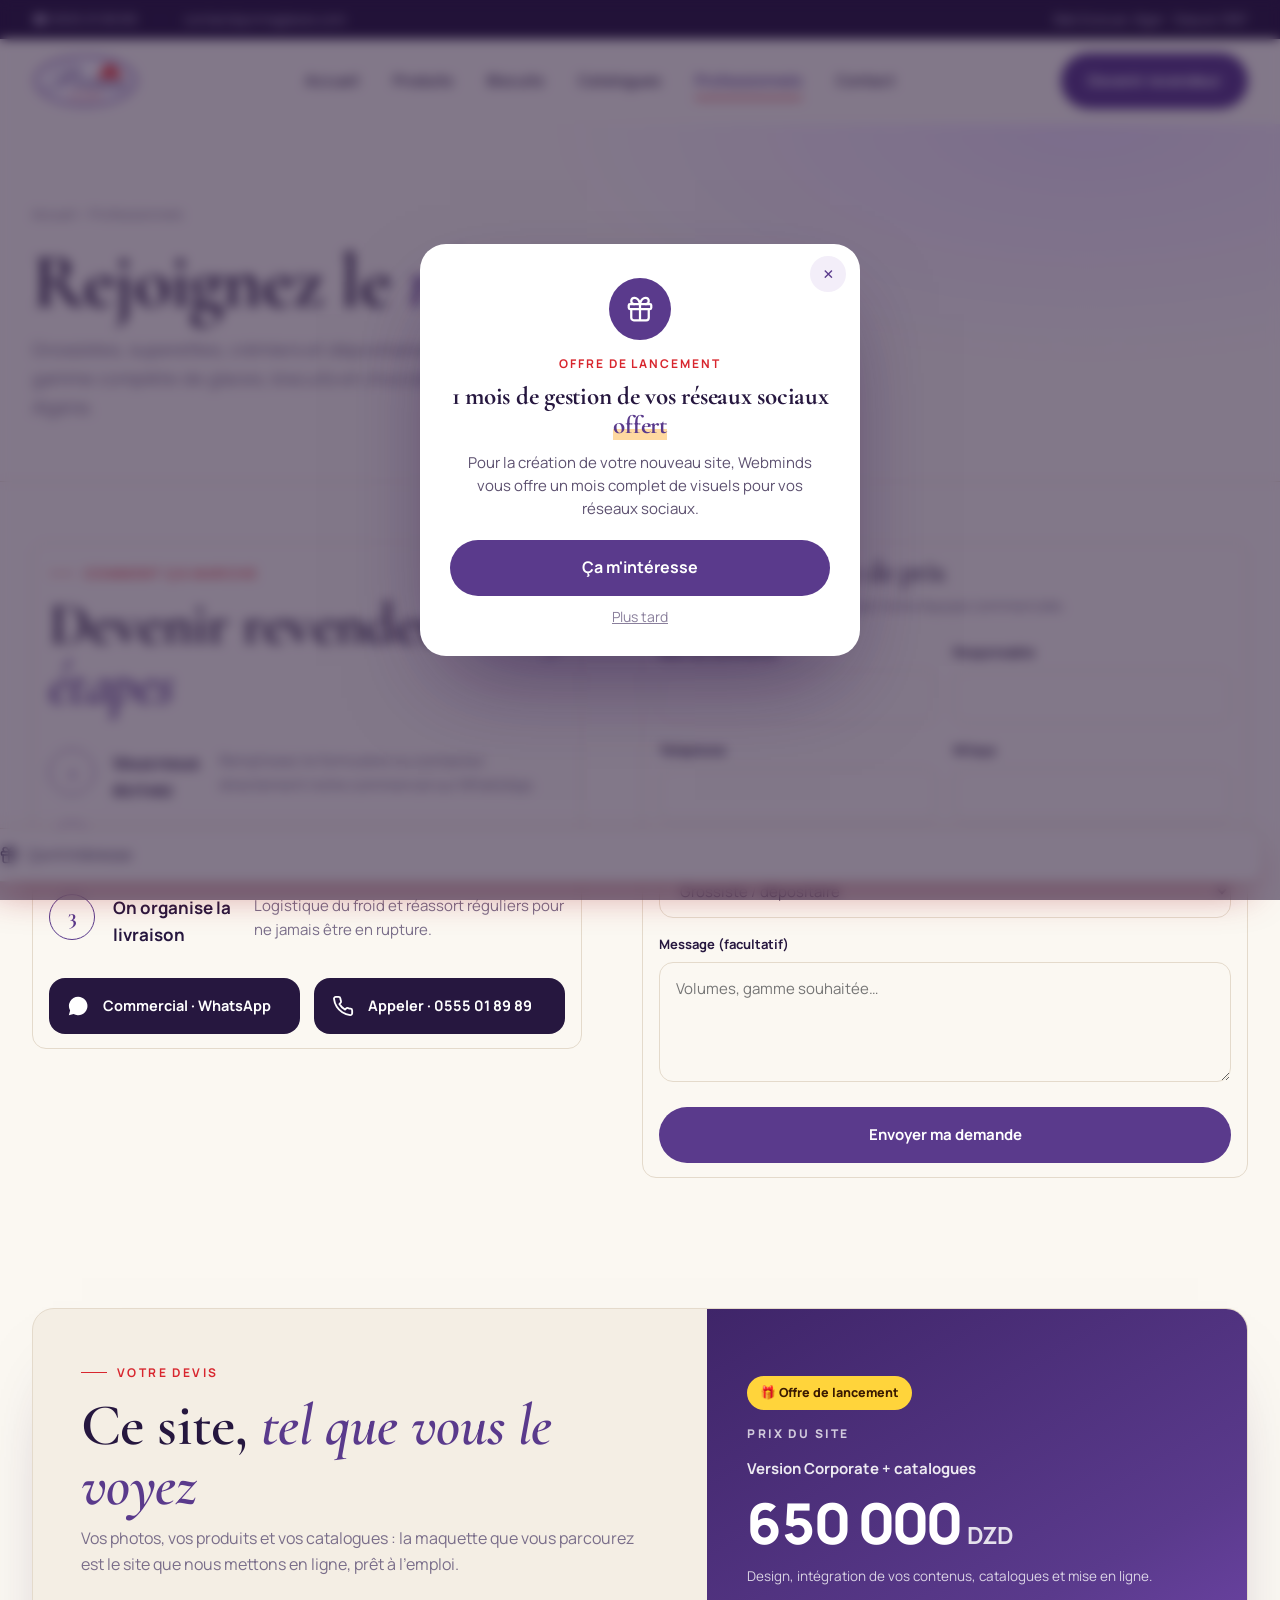
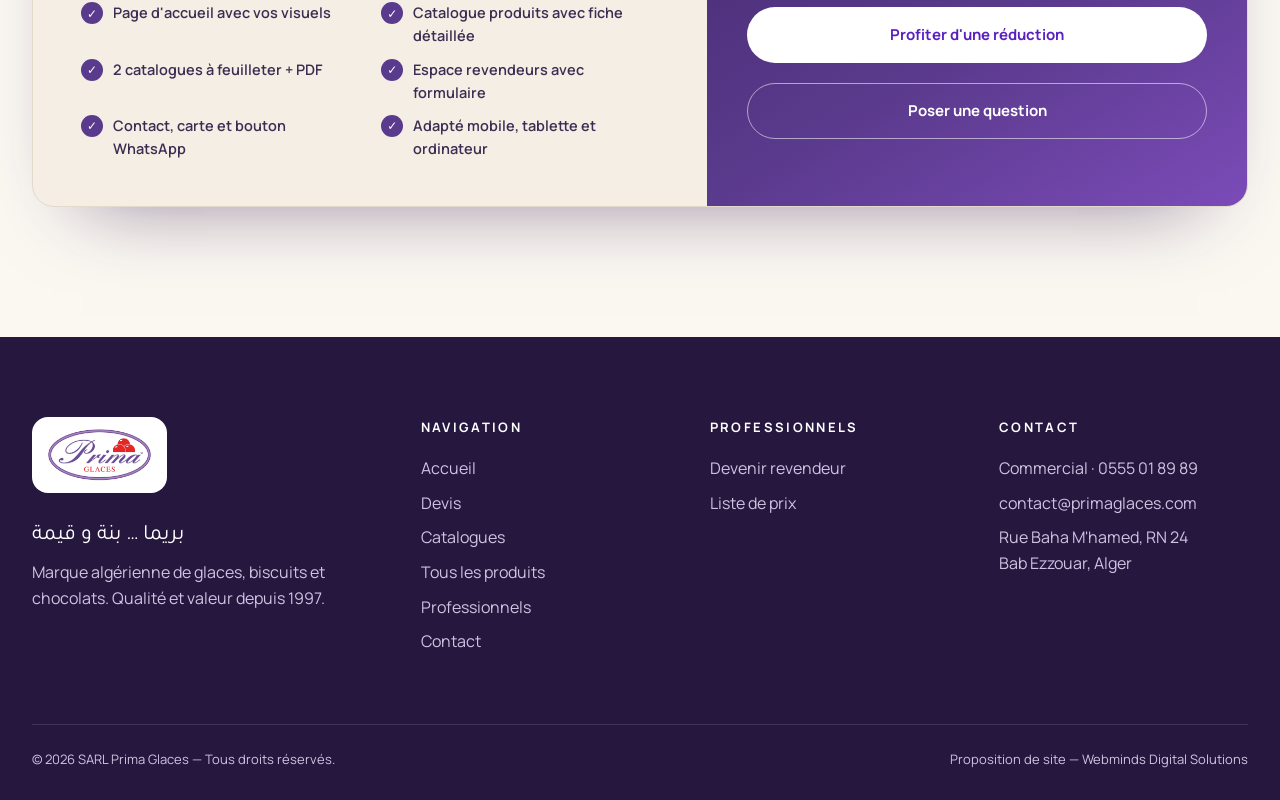
<file: v1/distributeurs.html>
<!doctype html> <html lang="fr"> <head> <meta charset="utf-8"> <meta name="viewport" content="width=device-width,initial-scale=1"> <meta name="robots" content="noindex,nofollow,noarchive,noimageindex"> <title>Prima Glaces</title> <meta name="description" content="Devenez revendeur Prima Glaces. Recevez la liste de prix et les conditions par WhatsApp."> <link rel="icon" href="../assets/img/ui/favicon.png"> <link rel="preconnect" href="https://fonts.googleapis.com"><link rel="preconnect" href="https://fonts.gstatic.com" crossorigin> <link href="https://fonts.googleapis.com/css2?family=Cormorant+Garamond:ital,wght@0,500;0,600;1,500;1,600&family=Manrope:wght@400;500;600;700;800&family=Tajawal:wght@500;700&display=swap" rel="stylesheet"> <link rel="stylesheet" href="../assets/css/common.css"> <link rel="stylesheet" href="assets/v1.css"> <link rel="stylesheet" href="../assets/css/devis.css"> </head> <body data-v="1"> <div class="top"><div class="wrap"><span><a href="tel:+213555018989">☎ 0555 01 89 89</a> · <a href="mailto:contact@primaglaces.com">contact@primaglaces.com</a></span><span>Bab Ezzouar, Alger · Depuis 1997</span></div></div> <header class="h"><div class="wrap"> <a class="logo" href="index.html"><img src="../assets/img/ui/logo.png" alt="Prima Glaces"></a> <nav class="m"><a href="index.html">Accueil</a><a href="produits.html">Produits</a><a href="produits.html#biscuits">Biscuits</a><a href="catalogues.html">Catalogues</a><a href="distributeurs.html" class="on">Professionnels</a><a href="contact.html">Contact</a></nav> <a class="btn btn-p" href="#form">Devenir revendeur</a> <button class="burger" aria-label="Menu"><i></i><i></i><i></i></button> </div></header> <section class="ph"><div class="wrap"> <p class="crumb"><a href="index.html">Accueil</a> › Professionnels</p> <h1>Rejoignez le <em>réseau</em> Prima</h1> <p class="lead">Grossistes, superettes, crémiers et dépositaires : proposez une gamme complète de glaces, biscuits et chocolats fabriqués en Algérie.</p> </div></section> <section id="form" style="padding-top:60px"><div class="wrap"> <div class="split"> <div class="rv"> <span class="eyebrow">Comment ça marche</span> <h2 style="margin:12px 0 8px">Devenir revendeur <em>en 3 étapes</em></h2> <div class="steps"> <div><b>1</b><div><h4>Vous nous écrivez</h4><p>Remplissez le formulaire ou contactez directement notre commercial sur WhatsApp.</p></div></div> <div><b>2</b><div><h4>On vous envoie la liste de prix</h4><p>Catalogue complet, colisage par carton et conditions adaptées à votre volume.</p></div></div> <div><b>3</b><div><h4>On organise la livraison</h4><p>Logistique du froid et réassort réguliers pour ne jamais être en rupture.</p></div></div> </div> <div class="dl"> <a href="https://wa.me/213555018989?text=Bonjour%20Prima%20Glaces%2C%20je%20souhaite%20recevoir%20la%20liste%20de%20prix%20revendeur." target="_blank" rel="noopener"><svg viewBox="0 0 24 24" fill="currentColor"><path d="M12 2a10 10 0 0 0-8.6 15l-1.4 5 5.2-1.4A10 10 0 1 0 12 2z"/></svg>Commercial · WhatsApp</a> <a href="tel:+213555018989"><svg viewBox="0 0 24 24" fill="none" stroke="currentColor" stroke-width="2"><path d="M22 16.9v3a2 2 0 0 1-2.2 2 19.8 19.8 0 0 1-8.6-3 19.5 19.5 0 0 1-6-6 19.8 19.8 0 0 1-3-8.6A2 2 0 0 1 4.1 2h3a2 2 0 0 1 2 1.7c.1 1 .4 1.9.7 2.8a2 2 0 0 1-.5 2.1L8.1 9.9a16 16 0 0 0 6 6l1.3-1.2a2 2 0 0 1 2.1-.5c.9.3 1.8.6 2.8.7a2 2 0 0 1 1.7 2z"/></svg>Appeler · 0555 01 89 89</a> </div> </div> <form class="card rv" data-demo> <h3 style="font-size:30px;margin-bottom:6px">Demander la liste de prix</h3> <p style="color:var(--mut);margin-bottom:24px">Réponse sous 24 h ouvrées par notre équipe commerciale.</p> <div class="fg"> <div><label class="l" for="n1">Nom du commerce</label><input class="in" id="n1" required></div> <div><label class="l" for="n2">Responsable</label><input class="in" id="n2" required></div> <div><label class="l" for="n3">Téléphone</label><input class="in" id="n3" type="tel" required></div> <div><label class="l" for="n4">Wilaya</label><input class="in" id="n4" required></div> <div class="full"><label class="l" for="n5">Type d'activité</label> <select class="in" id="n5"><option>Grossiste / dépositaire</option><option>Superette / supérette</option><option>Crémier / glacier</option><option>Épicerie</option><option>Autre</option></select></div> <div class="full"><label class="l" for="n6">Message (facultatif)</label><textarea class="in" id="n6" placeholder="Volumes, gamme souhaitée…"></textarea></div> </div> <button class="btn btn-p" style="width:100%;justify-content:center;margin-top:18px" type="submit">Envoyer ma demande</button> <div class="ok">✓ Merci ! Votre demande a bien été envoyée. Notre commercial vous recontacte très vite.</div> </form> </div> </div></section> <section class="dv" id="devis" data-dv="650000" data-ver="Version 1 — Corporate"><div class="wrap"><div class="dv-card"><div class="dv-l"><span class="eyebrow">Votre devis</span><h2>Ce site, <em>tel que vous le voyez</em></h2><p class="lead">Vos photos, vos produits et vos catalogues : la maquette que vous parcourez est le site que nous mettons en ligne, prêt à l'emploi.</p><ul class="dv-inc"><li><i>✓</i>Page d'accueil avec vos visuels</li><li><i>✓</i>Catalogue produits avec fiche détaillée</li><li><i>✓</i>2 catalogues à feuilleter + PDF</li><li><i>✓</i>Espace revendeurs avec formulaire</li><li><i>✓</i>Contact, carte et bouton WhatsApp</li><li><i>✓</i>Adapté mobile, tablette et ordinateur</li></ul></div><div class="dv-r"><span class="dv-badge">🎁 Offre de lancement</span><small>Prix du site</small><span class="ver">Version Corporate + catalogues</span><div class="dv-price">650 000<span>DZD</span></div><p>Design, intégration de vos contenus, catalogues et mise en ligne.</p><button class="btn btn-w" data-dv-open>Profiter d'une réduction</button><a class="btn btn-ghost" href="https://wa.me/213797372452?text=Bonjour%20Webminds%2C%20j%27ai%20une%20question%20sur%20le%20devis%20du%20site%20Prima%20Glaces." target="_blank" rel="noopener">Poser une question</a></div></div></div></section> <footer class="f"><div class="wrap"> <div class="g"> <div><span class="lg"><img src="../assets/img/ui/logo.png" alt="Prima Glaces"></span><p class="ar" dir="rtl" lang="ar">بريما … بنة و قيمة</p><p style="max-width:300px">Marque algérienne de glaces, biscuits et chocolats. Qualité et valeur depuis 1997.</p></div> <div><h4>Navigation</h4><a href="index.html">Accueil</a><a href="#devis">Devis</a><a href="catalogues.html">Catalogues</a><a href="produits.html">Tous les produits</a><a href="distributeurs.html">Professionnels</a><a href="contact.html">Contact</a></div> <div><h4>Professionnels</h4><a href="#form">Devenir revendeur</a><a href="#form">Liste de prix</a></div> <div><h4>Contact</h4><a href="tel:+213555018989">Commercial · 0555 01 89 89</a><a href="mailto:contact@primaglaces.com">contact@primaglaces.com</a><a>Rue Baha M'hamed, RN 24<br>Bab Ezzouar, Alger</a></div> </div> <div class="bt"><span>© 2026 SARL Prima Glaces — Tous droits réservés.</span><span>Proposition de site — Webminds Digital Solutions</span></div> </div></footer> <script src="../assets/js/data.js"></script> <script src="assets/v1.js"></script> <script src="../assets/js/devis.js"></script> <script src="../assets/js/common.js"></script> </body> </html>
</file>
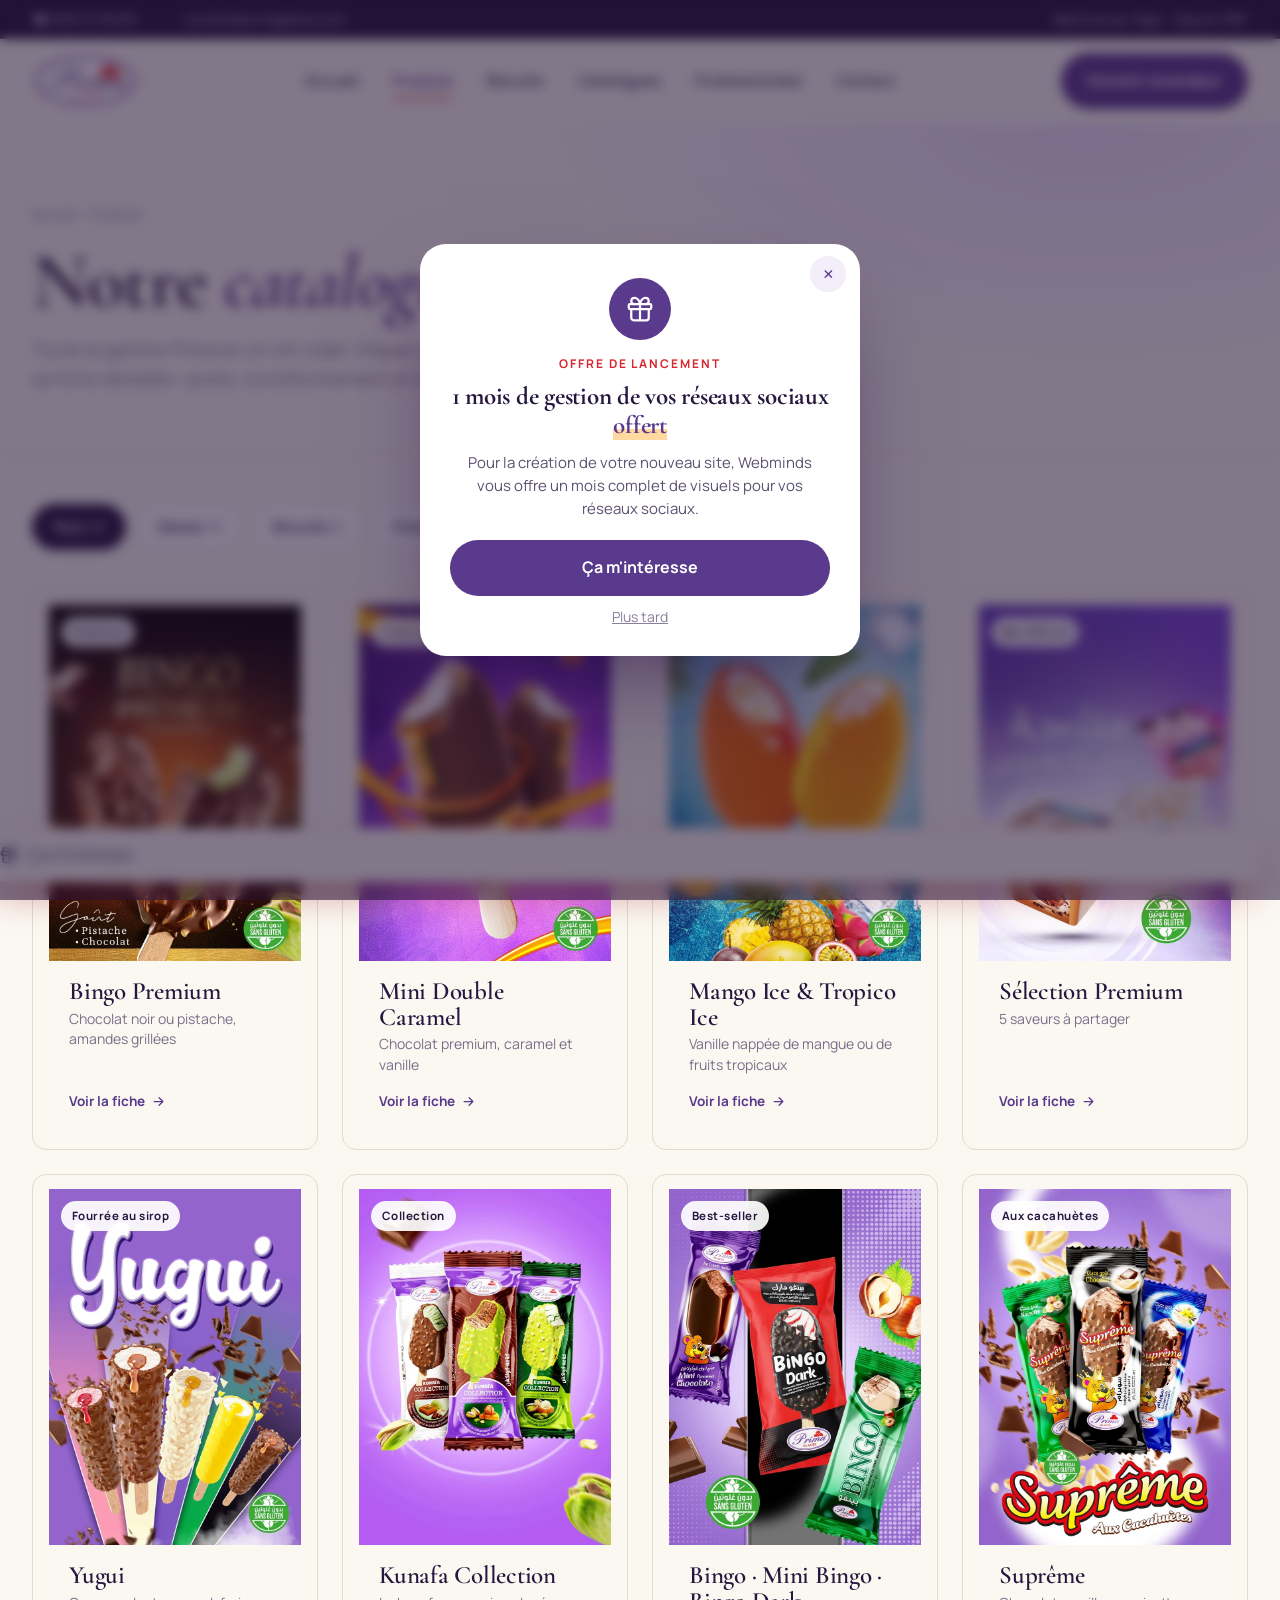
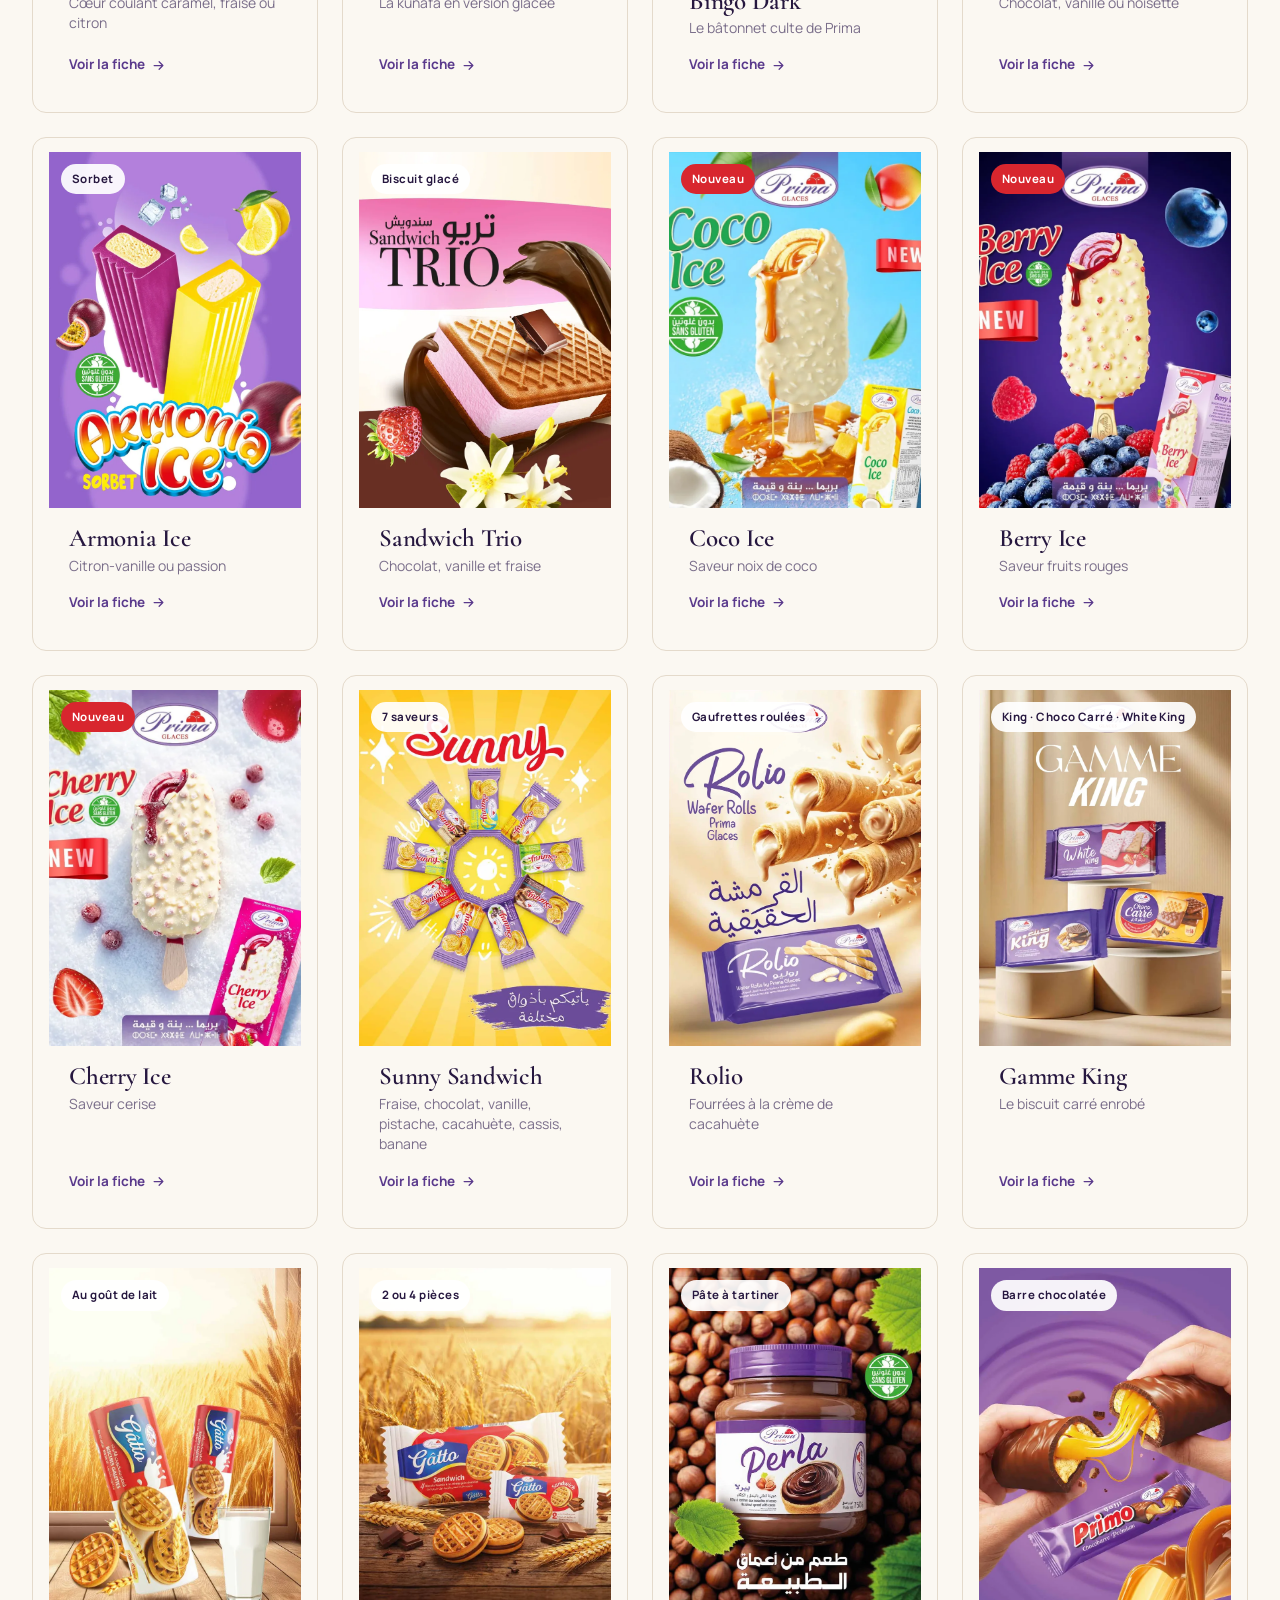
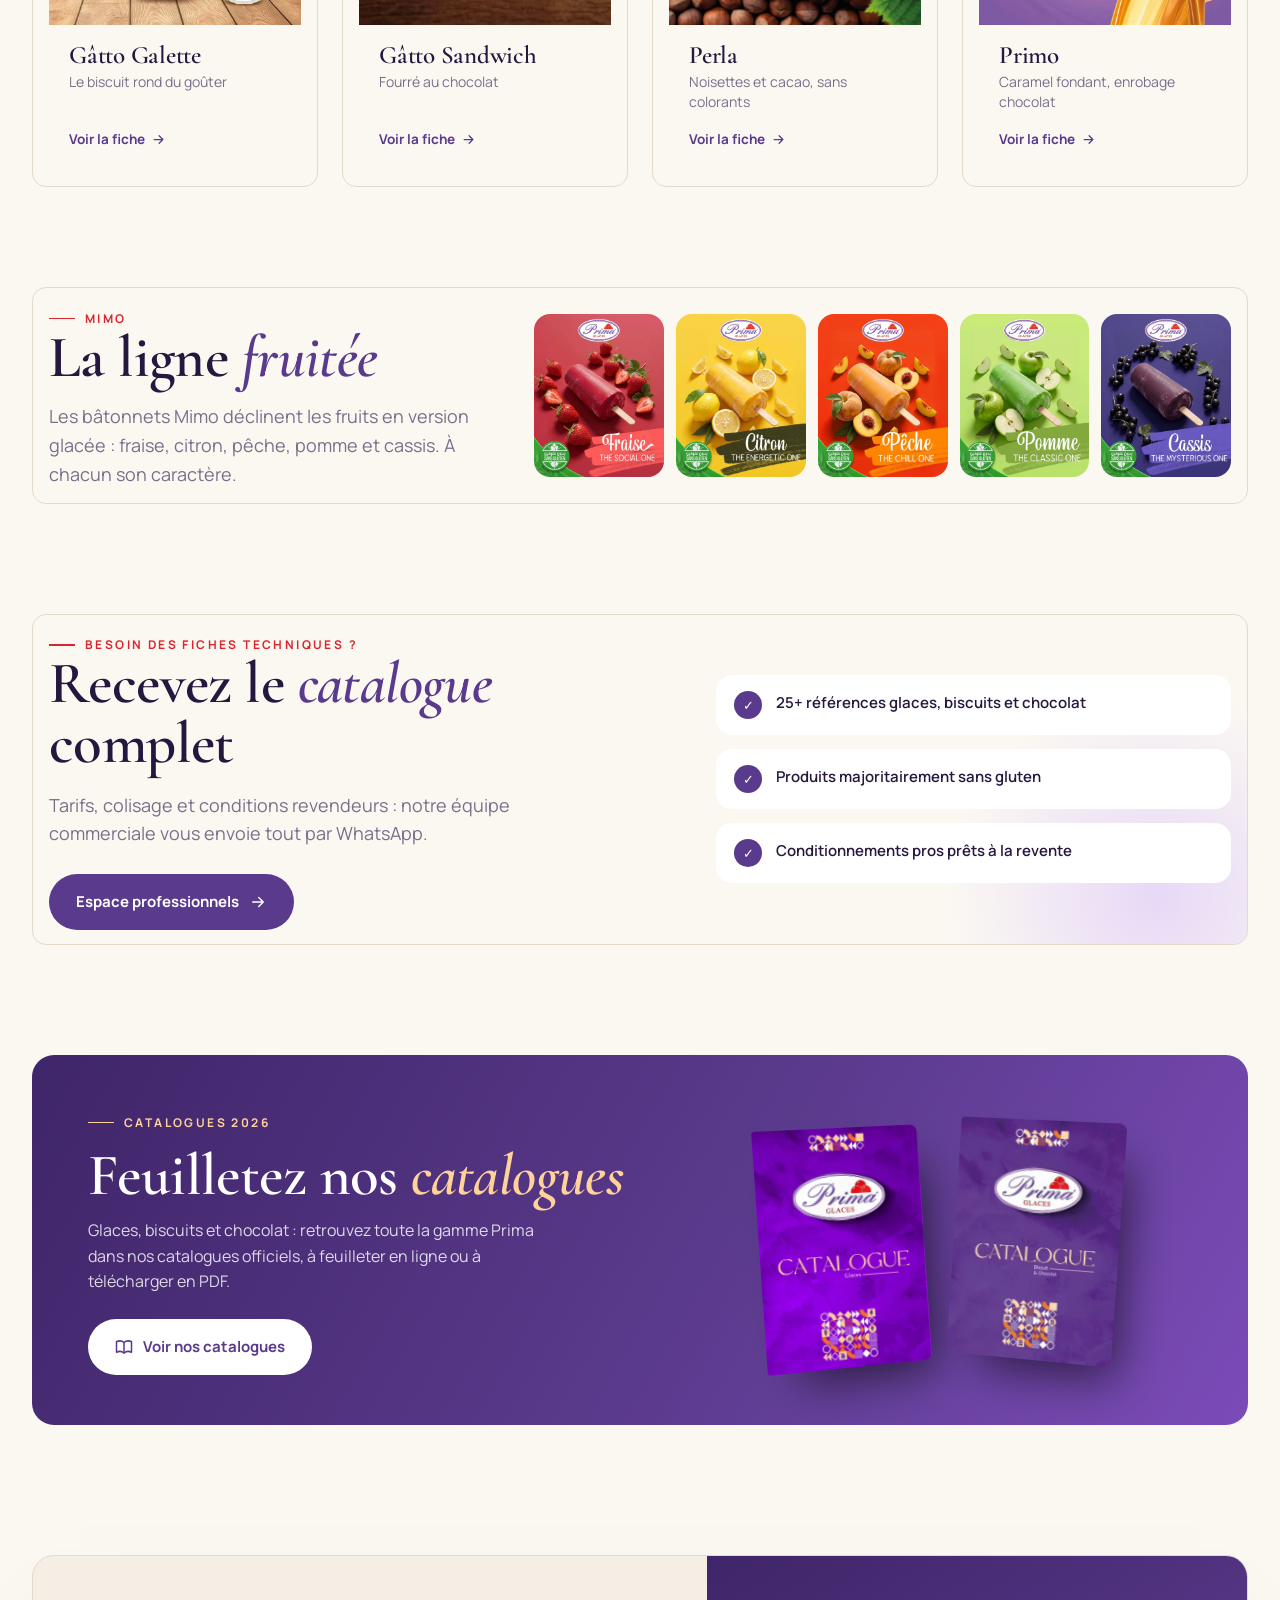
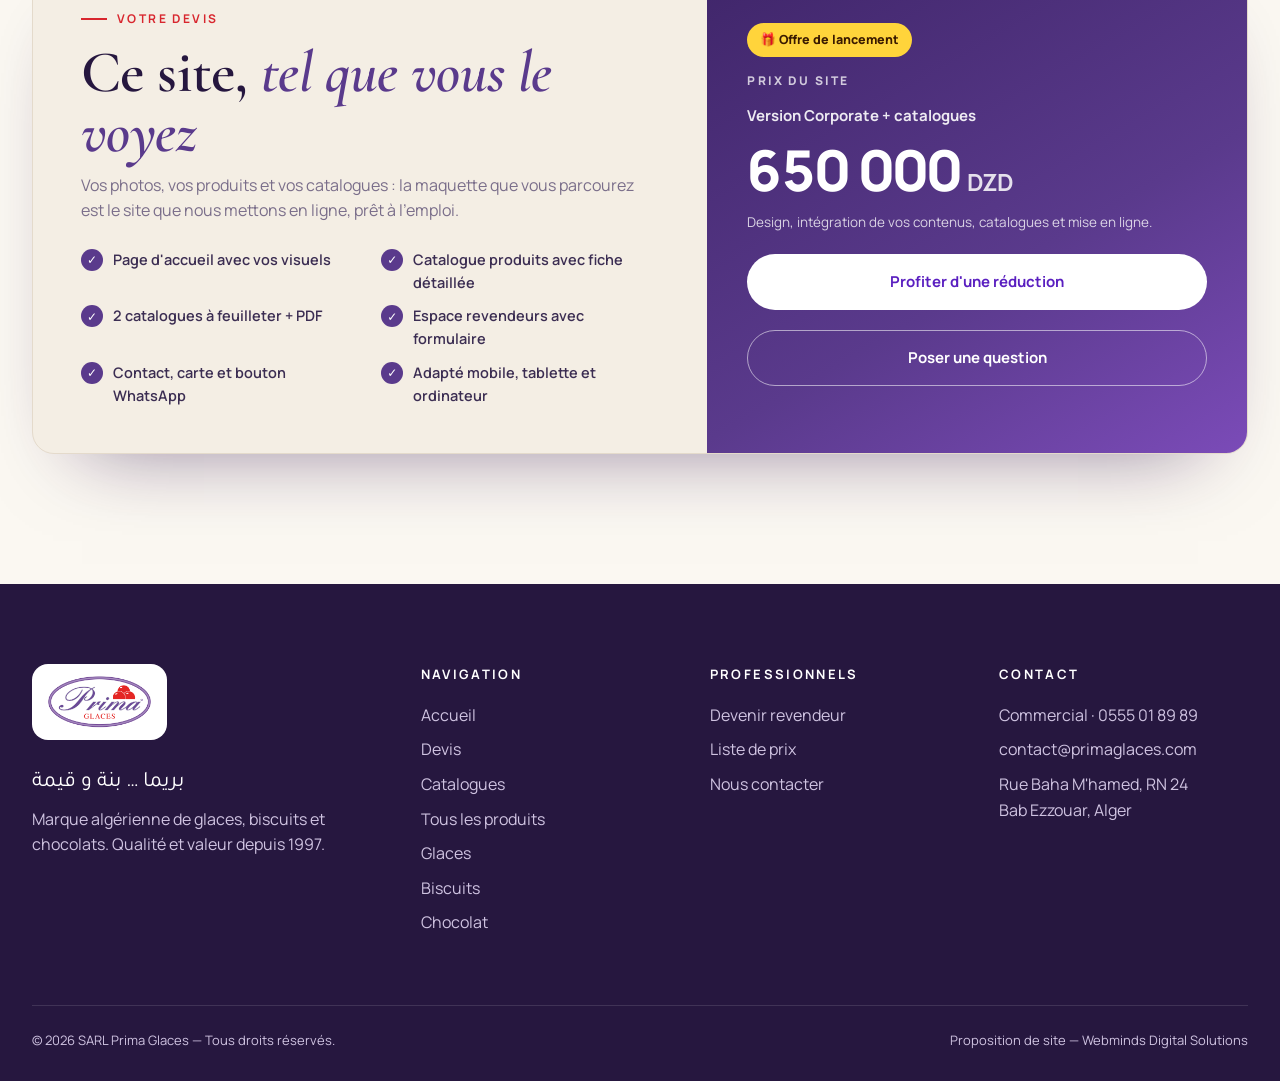
<file: v1/produits.html>
<!doctype html> <html lang="fr"> <head> <meta charset="utf-8"> <meta name="viewport" content="width=device-width,initial-scale=1"> <meta name="robots" content="noindex,nofollow,noarchive,noimageindex"> <title>Prima Glaces</title> <meta name="description" content="Glaces, biscuits et chocolats Prima : Bingo, Yugui, Suprême, Perla, Rolio, King, Gâtto…"> <link rel="icon" href="../assets/img/ui/favicon.png"> <link rel="preconnect" href="https://fonts.googleapis.com"><link rel="preconnect" href="https://fonts.gstatic.com" crossorigin> <link href="https://fonts.googleapis.com/css2?family=Cormorant+Garamond:ital,wght@0,500;0,600;1,500;1,600&family=Manrope:wght@400;500;600;700;800&family=Tajawal:wght@500;700&display=swap" rel="stylesheet"> <link rel="stylesheet" href="../assets/css/common.css"> <link rel="stylesheet" href="assets/v1.css"> <link rel="stylesheet" href="../assets/css/devis.css"> <link rel="stylesheet" href="../assets/css/catalogues.css"> </head> <body data-v="1"> <div class="top"><div class="wrap"><span><a href="tel:+213555018989">☎ 0555 01 89 89</a> · <a href="mailto:contact@primaglaces.com">contact@primaglaces.com</a></span><span>Bab Ezzouar, Alger · Depuis 1997</span></div></div> <header class="h"><div class="wrap"> <a class="logo" href="index.html"><img src="../assets/img/ui/logo.png" alt="Prima Glaces"></a> <nav class="m"><a href="index.html">Accueil</a><a href="produits.html" class="on">Produits</a><a href="produits.html#biscuits">Biscuits</a><a href="catalogues.html">Catalogues</a><a href="distributeurs.html">Professionnels</a><a href="contact.html">Contact</a></nav> <a class="btn btn-p" href="distributeurs.html">Devenir revendeur</a> <button class="burger" aria-label="Menu"><i></i><i></i><i></i></button> </div></header> <section class="ph"><div class="wrap"> <p class="crumb"><a href="index.html">Accueil</a> › Produits</p> <h1>Notre <em>catalogue</em> gourmand</h1> <p class="lead">Toute la gamme Prima en un clin d'œil. Cliquez sur un produit pour sa fiche détaillée : poids, conditionnement et dimensions caisse.</p> </div></section> <section style="padding-top:50px"><div class="wrap"> <div class="tabs"> <button class="on" data-f="all">Tout</button> <button data-f="glaces">Glaces</button> <button data-f="biscuits">Biscuits</button> <button data-f="chocolat">Chocolat</button> <button data-f="nouveau">Nouveautés</button> </div> <div class="grid" data-grid="all"></div> <div class="mimo rv"> <div><span class="eyebrow">Mimo</span><h2>La ligne <em>fruitée</em></h2><p class="lead" style="margin-top:14px">Les bâtonnets Mimo déclinent les fruits en version glacée : fraise, citron, pêche, pomme et cassis. À chacun son caractère.</p></div> <div class="row"> <div><img loading="lazy" src="../assets/img/p/mimo-fraise.webp" alt="Mimo Fraise"></div> <div><img loading="lazy" src="../assets/img/p/mimo-citron.webp" alt="Mimo Citron"></div> <div><img loading="lazy" src="../assets/img/p/mimo-peche.webp" alt="Mimo Pêche"></div> <div><img loading="lazy" src="../assets/img/p/mimo-pomme.webp" alt="Mimo Pomme"></div> <div><img loading="lazy" src="../assets/img/p/mimo-cassis.webp" alt="Mimo Cassis"></div> </div> </div> </div></section> <section style="padding-top:0"><div class="wrap"> <div class="pro rv"> <div><span class="eyebrow">Besoin des fiches techniques ?</span><h2>Recevez le <em>catalogue</em> complet</h2><p class="lead" style="margin:16px 0 26px">Tarifs, colisage et conditions revendeurs : notre équipe commerciale vous envoie tout par WhatsApp.</p><a class="btn btn-p" href="distributeurs.html">Espace professionnels <svg viewBox="0 0 24 24" fill="none" stroke="currentColor" stroke-width="2" stroke-linecap="round" stroke-linejoin="round"><path d="M5 12h14M13 6l6 6-6 6"/></svg></a></div> <ul><li><i>✓</i> 25+ références glaces, biscuits et chocolat</li><li><i>✓</i> Produits majoritairement sans gluten</li><li><i>✓</i> Conditionnements pros prêts à la revente</li></ul> </div> </div></section> <section style="padding-top:0"><div class="wrap"><div class="cx-band"><div><span class="eyebrow">Catalogues 2026</span><h2>Feuilletez nos <em style="color:#ffd29a">catalogues</em></h2><p>Glaces, biscuits et chocolat : retrouvez toute la gamme Prima dans nos catalogues officiels, à feuilleter en ligne ou à télécharger en PDF.</p><a class="btn btn-w" href="catalogues.html"><svg viewBox="0 0 24 24" fill="none" stroke="currentColor" stroke-width="2" stroke-linecap="round" stroke-linejoin="round"><path d="M2 5c3-1.5 7-1.5 10 1 3-2.5 7-2.5 10-1v14c-3-1.5-7-1.5-10 1-3-2.5-7-2.5-10-1z"/><path d="M12 6v14"/></svg> Voir nos catalogues</a></div><div class="cx-duo"><a href="catalogue-glaces.html" aria-label="Catalogue Glaces"><img loading="lazy" src="../assets/img/cat/glaces/cover-s.webp" alt="Catalogue Glaces"></a><a href="catalogue-biscuits.html" aria-label="Catalogue Biscuits et Chocolat"><img loading="lazy" src="../assets/img/cat/biscuits/cover-s.webp" alt="Catalogue Biscuits et Chocolat"></a></div></div></div></section> <section class="dv" id="devis" data-dv="650000" data-ver="Version 1 — Corporate"><div class="wrap"><div class="dv-card"><div class="dv-l"><span class="eyebrow">Votre devis</span><h2>Ce site, <em>tel que vous le voyez</em></h2><p class="lead">Vos photos, vos produits et vos catalogues : la maquette que vous parcourez est le site que nous mettons en ligne, prêt à l'emploi.</p><ul class="dv-inc"><li><i>✓</i>Page d'accueil avec vos visuels</li><li><i>✓</i>Catalogue produits avec fiche détaillée</li><li><i>✓</i>2 catalogues à feuilleter + PDF</li><li><i>✓</i>Espace revendeurs avec formulaire</li><li><i>✓</i>Contact, carte et bouton WhatsApp</li><li><i>✓</i>Adapté mobile, tablette et ordinateur</li></ul></div><div class="dv-r"><span class="dv-badge">🎁 Offre de lancement</span><small>Prix du site</small><span class="ver">Version Corporate + catalogues</span><div class="dv-price">650 000<span>DZD</span></div><p>Design, intégration de vos contenus, catalogues et mise en ligne.</p><button class="btn btn-w" data-dv-open>Profiter d'une réduction</button><a class="btn btn-ghost" href="https://wa.me/213797372452?text=Bonjour%20Webminds%2C%20j%27ai%20une%20question%20sur%20le%20devis%20du%20site%20Prima%20Glaces." target="_blank" rel="noopener">Poser une question</a></div></div></div></section> <footer class="f"><div class="wrap"> <div class="g"> <div><span class="lg"><img src="../assets/img/ui/logo.png" alt="Prima Glaces"></span><p class="ar" dir="rtl" lang="ar">بريما … بنة و قيمة</p><p style="max-width:300px">Marque algérienne de glaces, biscuits et chocolats. Qualité et valeur depuis 1997.</p></div> <div><h4>Navigation</h4><a href="index.html">Accueil</a><a href="#devis">Devis</a><a href="catalogues.html">Catalogues</a><a href="produits.html">Tous les produits</a><a href="produits.html#glaces">Glaces</a><a href="produits.html#biscuits">Biscuits</a><a href="produits.html#chocolat">Chocolat</a></div> <div><h4>Professionnels</h4><a href="distributeurs.html">Devenir revendeur</a><a href="distributeurs.html">Liste de prix</a><a href="contact.html">Nous contacter</a></div> <div><h4>Contact</h4><a href="tel:+213555018989">Commercial · 0555 01 89 89</a><a href="mailto:contact@primaglaces.com">contact@primaglaces.com</a><a>Rue Baha M'hamed, RN 24<br>Bab Ezzouar, Alger</a></div> </div> <div class="bt"><span>© 2026 SARL Prima Glaces — Tous droits réservés.</span><span>Proposition de site — Webminds Digital Solutions</span></div> </div></footer> <script src="../assets/js/data.js"></script> <script src="assets/v1.js"></script> <script src="../assets/js/devis.js"></script> <script src="../assets/js/common.js"></script> </body> </html>
</file>
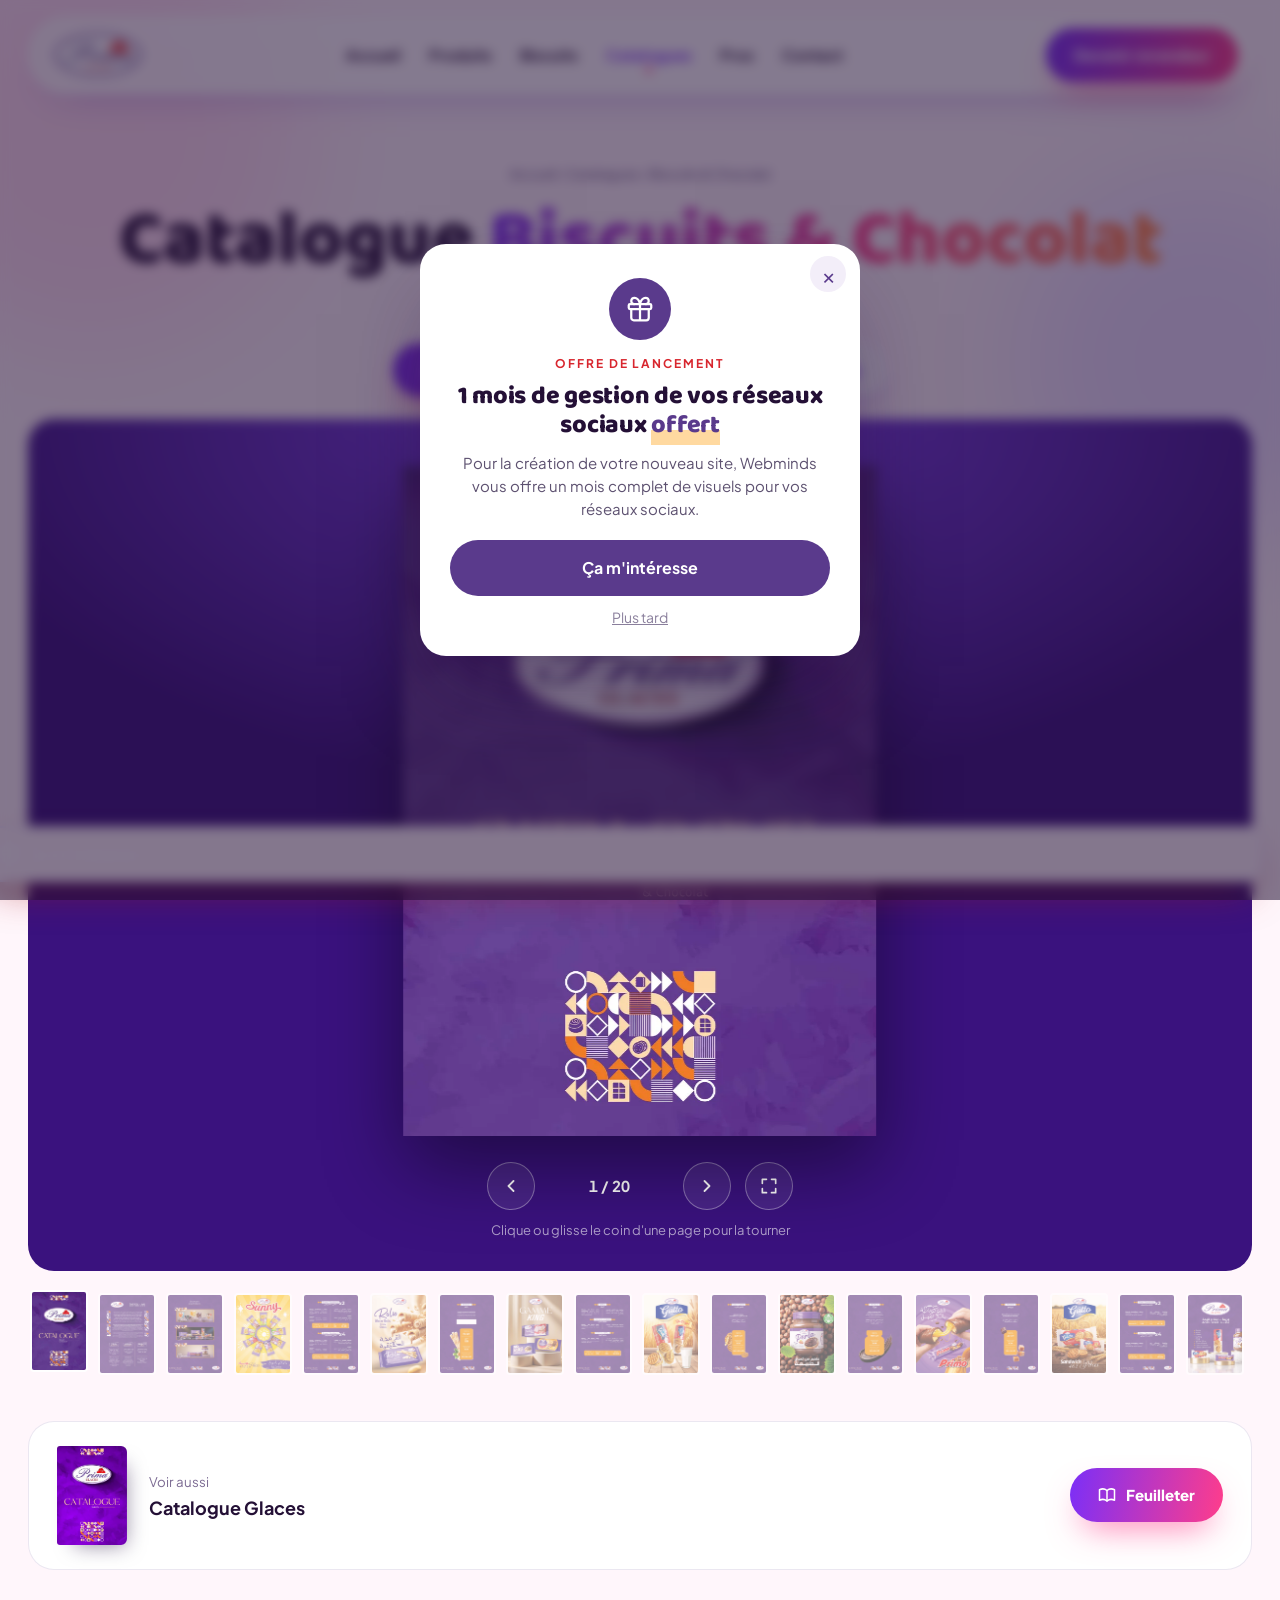
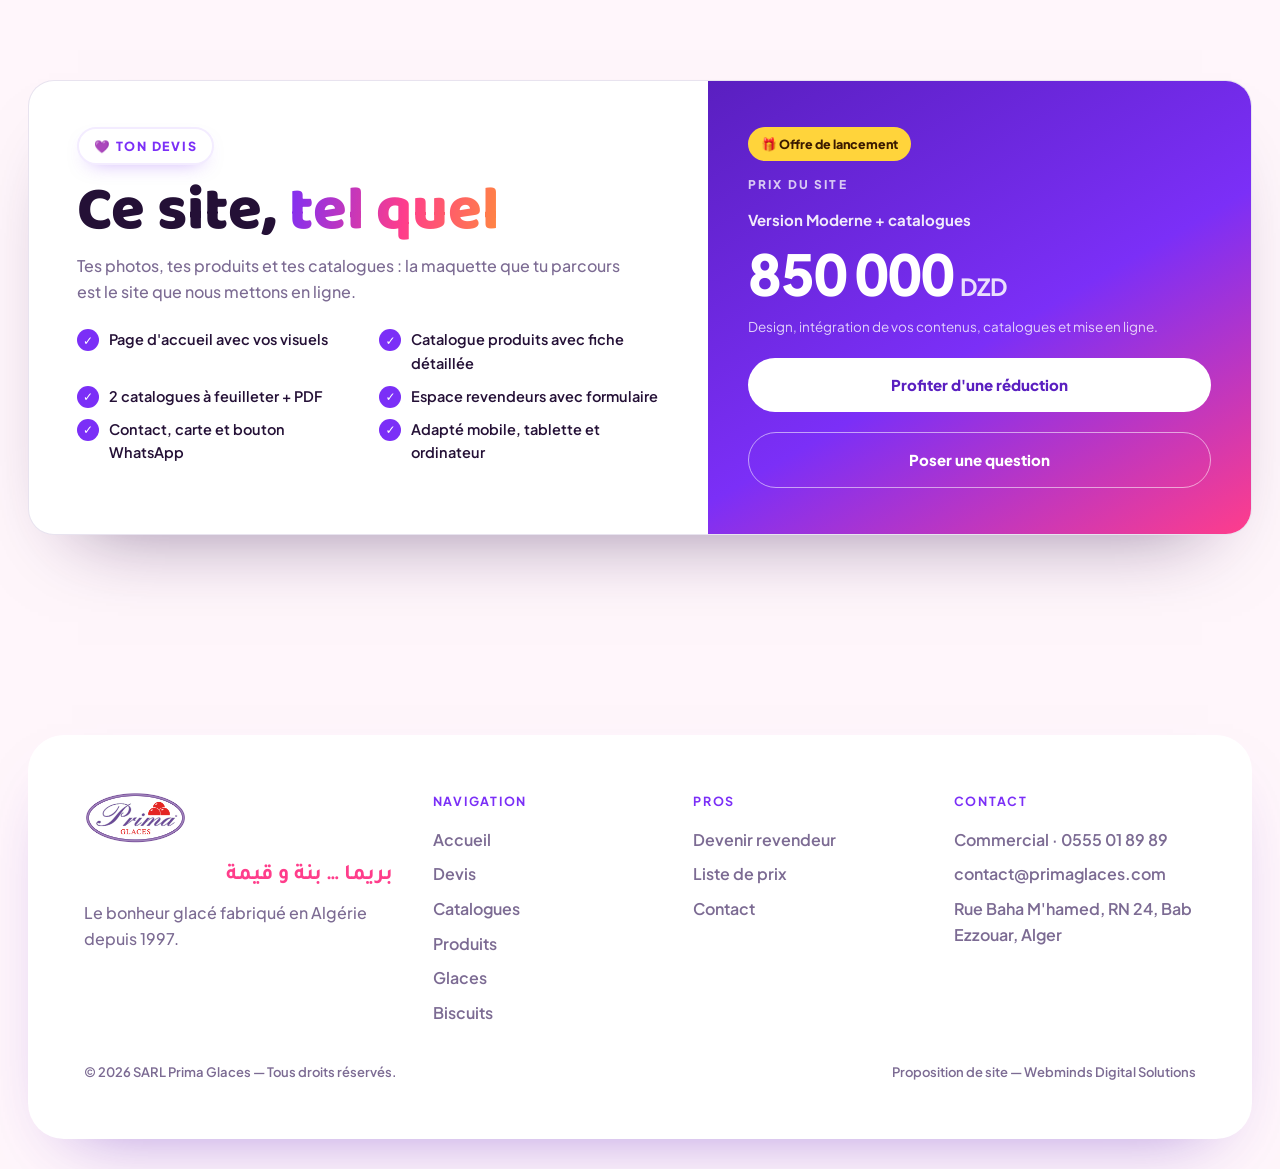
<file: v2/catalogue-biscuits.html>
<!doctype html> <html lang="fr"> <head> <meta charset="utf-8"> <meta name="viewport" content="width=device-width,initial-scale=1"> <meta name="robots" content="noindex,nofollow,noarchive,noimageindex"> <title>Prima Glaces</title> <meta name="description" content="Toute la gamme Prima : Bingo, Yugui, Suprême, Mimo, Perla, Rolio, King, Gâtto…"> <link rel="icon" href="../assets/img/ui/favicon.png"> <link rel="preconnect" href="https://fonts.googleapis.com"><link rel="preconnect" href="https://fonts.gstatic.com" crossorigin> <link href="https://fonts.googleapis.com/css2?family=Baloo+2:wght@600;700;800&family=Plus+Jakarta+Sans:wght@400;500;600;700;800&family=Tajawal:wght@500;700&display=swap" rel="stylesheet"> <link rel="stylesheet" href="../assets/css/common.css"> <link rel="stylesheet" href="assets/v2.css"> <link rel="stylesheet" href="../assets/css/devis.css"> <link rel="stylesheet" href="../assets/css/catalogues.css"> </head> <body data-v="2"> <div class="blobs"><span class="b1"></span><span class="b2"></span><span class="b3"></span></div> <header class="h"><div class="wrap"> <a class="logo" href="index.html"><img src="../assets/img/ui/logo.png" alt="Prima Glaces"></a> <nav class="m"><a href="index.html">Accueil</a><a href="produits.html">Produits</a><a href="produits.html#biscuits">Biscuits</a><a href="catalogues.html" class="on">Catalogues</a><a href="distributeurs.html">Pros</a><a href="contact.html">Contact</a></nav> <a class="btn btn-p" href="distributeurs.html">Devenir revendeur</a> <button class="burger" aria-label="Menu"><i></i><i></i><i></i></button> </div></header> <section class="cx-head"><div class="wrap"> <p class="crumb"><a href="index.html">Accueil</a> › <a href="catalogues.html">Catalogues</a> › Biscuits & Chocolat</p> <h1>Catalogue <span class="grad">Biscuits & Chocolat</span></h1> </div></section><section class="cx-reader"><div class="wrap"><div class="cx-tools"><div class="grp"><a class="btn btn-p" href="../assets/pdf/prima-catalogue-biscuits-chocolat.pdf" download><svg viewBox="0 0 24 24" fill="none" stroke="currentColor" stroke-width="2" stroke-linecap="round" stroke-linejoin="round"><path d="M12 3v12M7 10l5 5 5-5M5 21h14"/></svg> Télécharger le PDF (7,8 Mo)</a></div><div class="grp"><a class="btn btn-o" href="catalogues.html">Tous les catalogues</a></div></div><div class="cx-stage" data-cx="biscuits" data-n="20"><div class="cx-load"><i></i>Ouverture du catalogue…</div><div class="cx-shift"><div class="cx-book-el"></div></div><div class="cx-bar"><button data-prev aria-label="Page précédente"><svg viewBox="0 0 24 24" fill="none" stroke="currentColor" stroke-width="2.2" stroke-linecap="round" stroke-linejoin="round"><path d="M15 6l-6 6 6 6"/></svg></button><span class="cnt">1 / 20</span><button data-next aria-label="Page suivante"><svg viewBox="0 0 24 24" fill="none" stroke="currentColor" stroke-width="2.2" stroke-linecap="round" stroke-linejoin="round"><path d="M9 6l6 6-6 6"/></svg></button><button data-fs aria-label="Plein écran"><svg viewBox="0 0 24 24" fill="none" stroke="currentColor" stroke-width="2" stroke-linecap="round" stroke-linejoin="round"><path d="M4 9V4h5M20 9V4h-5M4 15v5h5M20 15v5h-5"/></svg></button></div><p class="cx-hint">Clique ou glisse le coin d'une page pour la tourner</p></div><div class="cx-thumbs" aria-label="Aperçu des pages"></div><a class="cx-other" href="catalogue-glaces.html"><img src="../assets/img/cat/glaces/cover-s.webp" alt=""><div><small>Voir aussi</small><b>Catalogue Glaces</b></div><span class="btn btn-p"><svg viewBox="0 0 24 24" fill="none" stroke="currentColor" stroke-width="2" stroke-linecap="round" stroke-linejoin="round"><path d="M2 5c3-1.5 7-1.5 10 1 3-2.5 7-2.5 10-1v14c-3-1.5-7-1.5-10 1-3-2.5-7-2.5-10-1z"/><path d="M12 6v14"/></svg> Feuilleter</span></a></div></section> <section class="dv" id="devis" data-dv="850000" data-ver="Version 2 — Moderne"><div class="wrap"><div class="dv-card"><div class="dv-l"><span class="eyebrow">💜 Ton devis</span><h2>Ce site, <span class="grad">tel quel</span></h2><p class="lead">Tes photos, tes produits et tes catalogues : la maquette que tu parcours est le site que nous mettons en ligne.</p><ul class="dv-inc"><li><i>✓</i>Page d'accueil avec vos visuels</li><li><i>✓</i>Catalogue produits avec fiche détaillée</li><li><i>✓</i>2 catalogues à feuilleter + PDF</li><li><i>✓</i>Espace revendeurs avec formulaire</li><li><i>✓</i>Contact, carte et bouton WhatsApp</li><li><i>✓</i>Adapté mobile, tablette et ordinateur</li></ul></div><div class="dv-r"><span class="dv-badge">🎁 Offre de lancement</span><small>Prix du site</small><span class="ver">Version Moderne + catalogues</span><div class="dv-price">850 000<span>DZD</span></div><p>Design, intégration de vos contenus, catalogues et mise en ligne.</p><button class="btn btn-w" data-dv-open>Profiter d'une réduction</button><a class="btn btn-ghost" href="https://wa.me/213797372452?text=Bonjour%20Webminds%2C%20j%27ai%20une%20question%20sur%20le%20devis%20du%20site%20Prima%20Glaces." target="_blank" rel="noopener">Poser une question</a></div></div></div></section> <footer class="f"><div class="wrap"><div class="card"> <div class="g"> <div><span class="lg"><img src="../assets/img/ui/logo.png" alt="Prima Glaces"></span><p class="ar" dir="rtl" lang="ar">بريما … بنة و قيمة</p><p style="max-width:300px;color:var(--mut);font-weight:500">Le bonheur glacé fabriqué en Algérie depuis 1997.</p></div> <div><h4>Navigation</h4><a href="index.html">Accueil</a><a href="#devis">Devis</a><a href="catalogues.html">Catalogues</a><a href="produits.html">Produits</a><a href="produits.html#glaces">Glaces</a><a href="produits.html#biscuits">Biscuits</a></div> <div><h4>Pros</h4><a href="distributeurs.html">Devenir revendeur</a><a href="distributeurs.html">Liste de prix</a><a href="contact.html">Contact</a></div> <div><h4>Contact</h4><a href="tel:+213555018989">Commercial · 0555 01 89 89</a><a href="mailto:contact@primaglaces.com">contact@primaglaces.com</a><a>Rue Baha M'hamed, RN 24, Bab Ezzouar, Alger</a></div> </div> <div class="bt"><span>© 2026 SARL Prima Glaces — Tous droits réservés.</span><span>Proposition de site — Webminds Digital Solutions</span></div> </div></div></footer> <script src="../assets/js/page-flip.min.js"></script> <script src="../assets/js/catalogue.js"></script> <script src="../assets/js/data.js"></script> <script src="assets/v2.js"></script> <script src="../assets/js/devis.js"></script> <script src="../assets/js/common.js"></script> </body> </html>
</file>
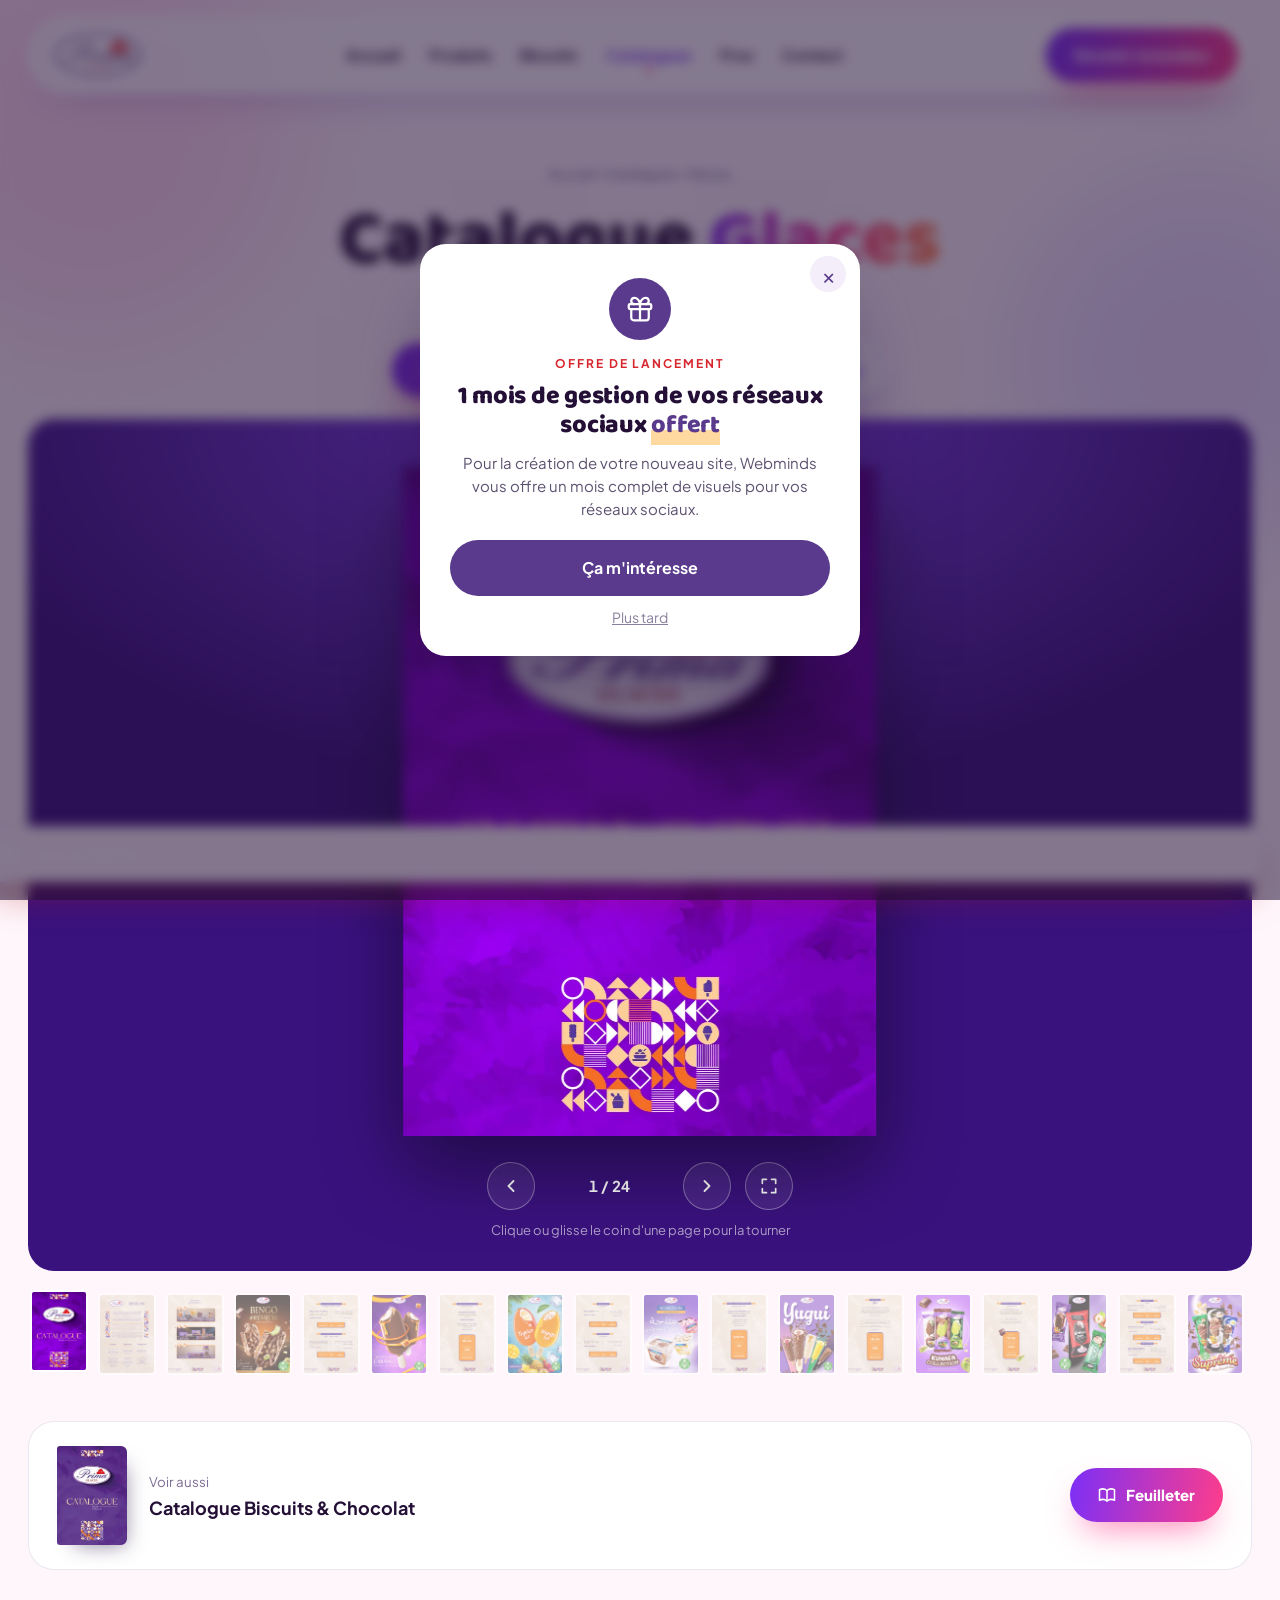
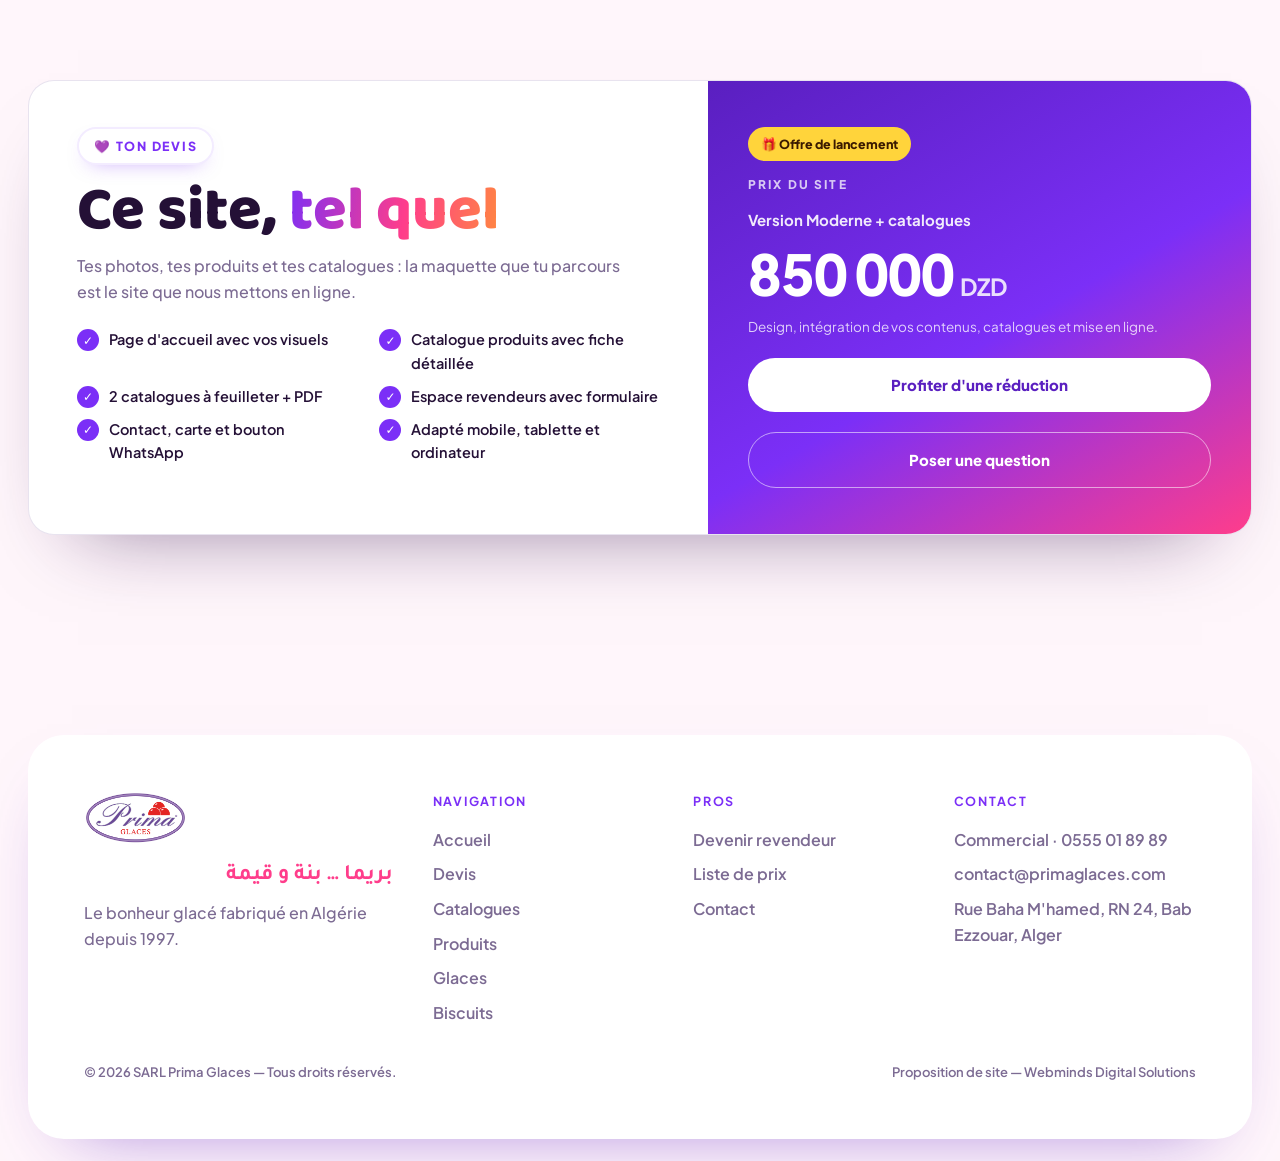
<file: v2/catalogue-glaces.html>
<!doctype html> <html lang="fr"> <head> <meta charset="utf-8"> <meta name="viewport" content="width=device-width,initial-scale=1"> <meta name="robots" content="noindex,nofollow,noarchive,noimageindex"> <title>Prima Glaces</title> <meta name="description" content="Toute la gamme Prima : Bingo, Yugui, Suprême, Mimo, Perla, Rolio, King, Gâtto…"> <link rel="icon" href="../assets/img/ui/favicon.png"> <link rel="preconnect" href="https://fonts.googleapis.com"><link rel="preconnect" href="https://fonts.gstatic.com" crossorigin> <link href="https://fonts.googleapis.com/css2?family=Baloo+2:wght@600;700;800&family=Plus+Jakarta+Sans:wght@400;500;600;700;800&family=Tajawal:wght@500;700&display=swap" rel="stylesheet"> <link rel="stylesheet" href="../assets/css/common.css"> <link rel="stylesheet" href="assets/v2.css"> <link rel="stylesheet" href="../assets/css/devis.css"> <link rel="stylesheet" href="../assets/css/catalogues.css"> </head> <body data-v="2"> <div class="blobs"><span class="b1"></span><span class="b2"></span><span class="b3"></span></div> <header class="h"><div class="wrap"> <a class="logo" href="index.html"><img src="../assets/img/ui/logo.png" alt="Prima Glaces"></a> <nav class="m"><a href="index.html">Accueil</a><a href="produits.html">Produits</a><a href="produits.html#biscuits">Biscuits</a><a href="catalogues.html" class="on">Catalogues</a><a href="distributeurs.html">Pros</a><a href="contact.html">Contact</a></nav> <a class="btn btn-p" href="distributeurs.html">Devenir revendeur</a> <button class="burger" aria-label="Menu"><i></i><i></i><i></i></button> </div></header> <section class="cx-head"><div class="wrap"> <p class="crumb"><a href="index.html">Accueil</a> › <a href="catalogues.html">Catalogues</a> › Glaces</p> <h1>Catalogue <span class="grad">Glaces</span></h1> </div></section><section class="cx-reader"><div class="wrap"><div class="cx-tools"><div class="grp"><a class="btn btn-p" href="../assets/pdf/prima-catalogue-glaces-2026.pdf" download><svg viewBox="0 0 24 24" fill="none" stroke="currentColor" stroke-width="2" stroke-linecap="round" stroke-linejoin="round"><path d="M12 3v12M7 10l5 5 5-5M5 21h14"/></svg> Télécharger le PDF (3,8 Mo)</a></div><div class="grp"><a class="btn btn-o" href="catalogues.html">Tous les catalogues</a></div></div><div class="cx-stage" data-cx="glaces" data-n="24"><div class="cx-load"><i></i>Ouverture du catalogue…</div><div class="cx-shift"><div class="cx-book-el"></div></div><div class="cx-bar"><button data-prev aria-label="Page précédente"><svg viewBox="0 0 24 24" fill="none" stroke="currentColor" stroke-width="2.2" stroke-linecap="round" stroke-linejoin="round"><path d="M15 6l-6 6 6 6"/></svg></button><span class="cnt">1 / 24</span><button data-next aria-label="Page suivante"><svg viewBox="0 0 24 24" fill="none" stroke="currentColor" stroke-width="2.2" stroke-linecap="round" stroke-linejoin="round"><path d="M9 6l6 6-6 6"/></svg></button><button data-fs aria-label="Plein écran"><svg viewBox="0 0 24 24" fill="none" stroke="currentColor" stroke-width="2" stroke-linecap="round" stroke-linejoin="round"><path d="M4 9V4h5M20 9V4h-5M4 15v5h5M20 15v5h-5"/></svg></button></div><p class="cx-hint">Clique ou glisse le coin d'une page pour la tourner</p></div><div class="cx-thumbs" aria-label="Aperçu des pages"></div><a class="cx-other" href="catalogue-biscuits.html"><img src="../assets/img/cat/biscuits/cover-s.webp" alt=""><div><small>Voir aussi</small><b>Catalogue Biscuits & Chocolat</b></div><span class="btn btn-p"><svg viewBox="0 0 24 24" fill="none" stroke="currentColor" stroke-width="2" stroke-linecap="round" stroke-linejoin="round"><path d="M2 5c3-1.5 7-1.5 10 1 3-2.5 7-2.5 10-1v14c-3-1.5-7-1.5-10 1-3-2.5-7-2.5-10-1z"/><path d="M12 6v14"/></svg> Feuilleter</span></a></div></section> <section class="dv" id="devis" data-dv="850000" data-ver="Version 2 — Moderne"><div class="wrap"><div class="dv-card"><div class="dv-l"><span class="eyebrow">💜 Ton devis</span><h2>Ce site, <span class="grad">tel quel</span></h2><p class="lead">Tes photos, tes produits et tes catalogues : la maquette que tu parcours est le site que nous mettons en ligne.</p><ul class="dv-inc"><li><i>✓</i>Page d'accueil avec vos visuels</li><li><i>✓</i>Catalogue produits avec fiche détaillée</li><li><i>✓</i>2 catalogues à feuilleter + PDF</li><li><i>✓</i>Espace revendeurs avec formulaire</li><li><i>✓</i>Contact, carte et bouton WhatsApp</li><li><i>✓</i>Adapté mobile, tablette et ordinateur</li></ul></div><div class="dv-r"><span class="dv-badge">🎁 Offre de lancement</span><small>Prix du site</small><span class="ver">Version Moderne + catalogues</span><div class="dv-price">850 000<span>DZD</span></div><p>Design, intégration de vos contenus, catalogues et mise en ligne.</p><button class="btn btn-w" data-dv-open>Profiter d'une réduction</button><a class="btn btn-ghost" href="https://wa.me/213797372452?text=Bonjour%20Webminds%2C%20j%27ai%20une%20question%20sur%20le%20devis%20du%20site%20Prima%20Glaces." target="_blank" rel="noopener">Poser une question</a></div></div></div></section> <footer class="f"><div class="wrap"><div class="card"> <div class="g"> <div><span class="lg"><img src="../assets/img/ui/logo.png" alt="Prima Glaces"></span><p class="ar" dir="rtl" lang="ar">بريما … بنة و قيمة</p><p style="max-width:300px;color:var(--mut);font-weight:500">Le bonheur glacé fabriqué en Algérie depuis 1997.</p></div> <div><h4>Navigation</h4><a href="index.html">Accueil</a><a href="#devis">Devis</a><a href="catalogues.html">Catalogues</a><a href="produits.html">Produits</a><a href="produits.html#glaces">Glaces</a><a href="produits.html#biscuits">Biscuits</a></div> <div><h4>Pros</h4><a href="distributeurs.html">Devenir revendeur</a><a href="distributeurs.html">Liste de prix</a><a href="contact.html">Contact</a></div> <div><h4>Contact</h4><a href="tel:+213555018989">Commercial · 0555 01 89 89</a><a href="mailto:contact@primaglaces.com">contact@primaglaces.com</a><a>Rue Baha M'hamed, RN 24, Bab Ezzouar, Alger</a></div> </div> <div class="bt"><span>© 2026 SARL Prima Glaces — Tous droits réservés.</span><span>Proposition de site — Webminds Digital Solutions</span></div> </div></div></footer> <script src="../assets/js/page-flip.min.js"></script> <script src="../assets/js/catalogue.js"></script> <script src="../assets/js/data.js"></script> <script src="assets/v2.js"></script> <script src="../assets/js/devis.js"></script> <script src="../assets/js/common.js"></script> </body> </html>
</file>
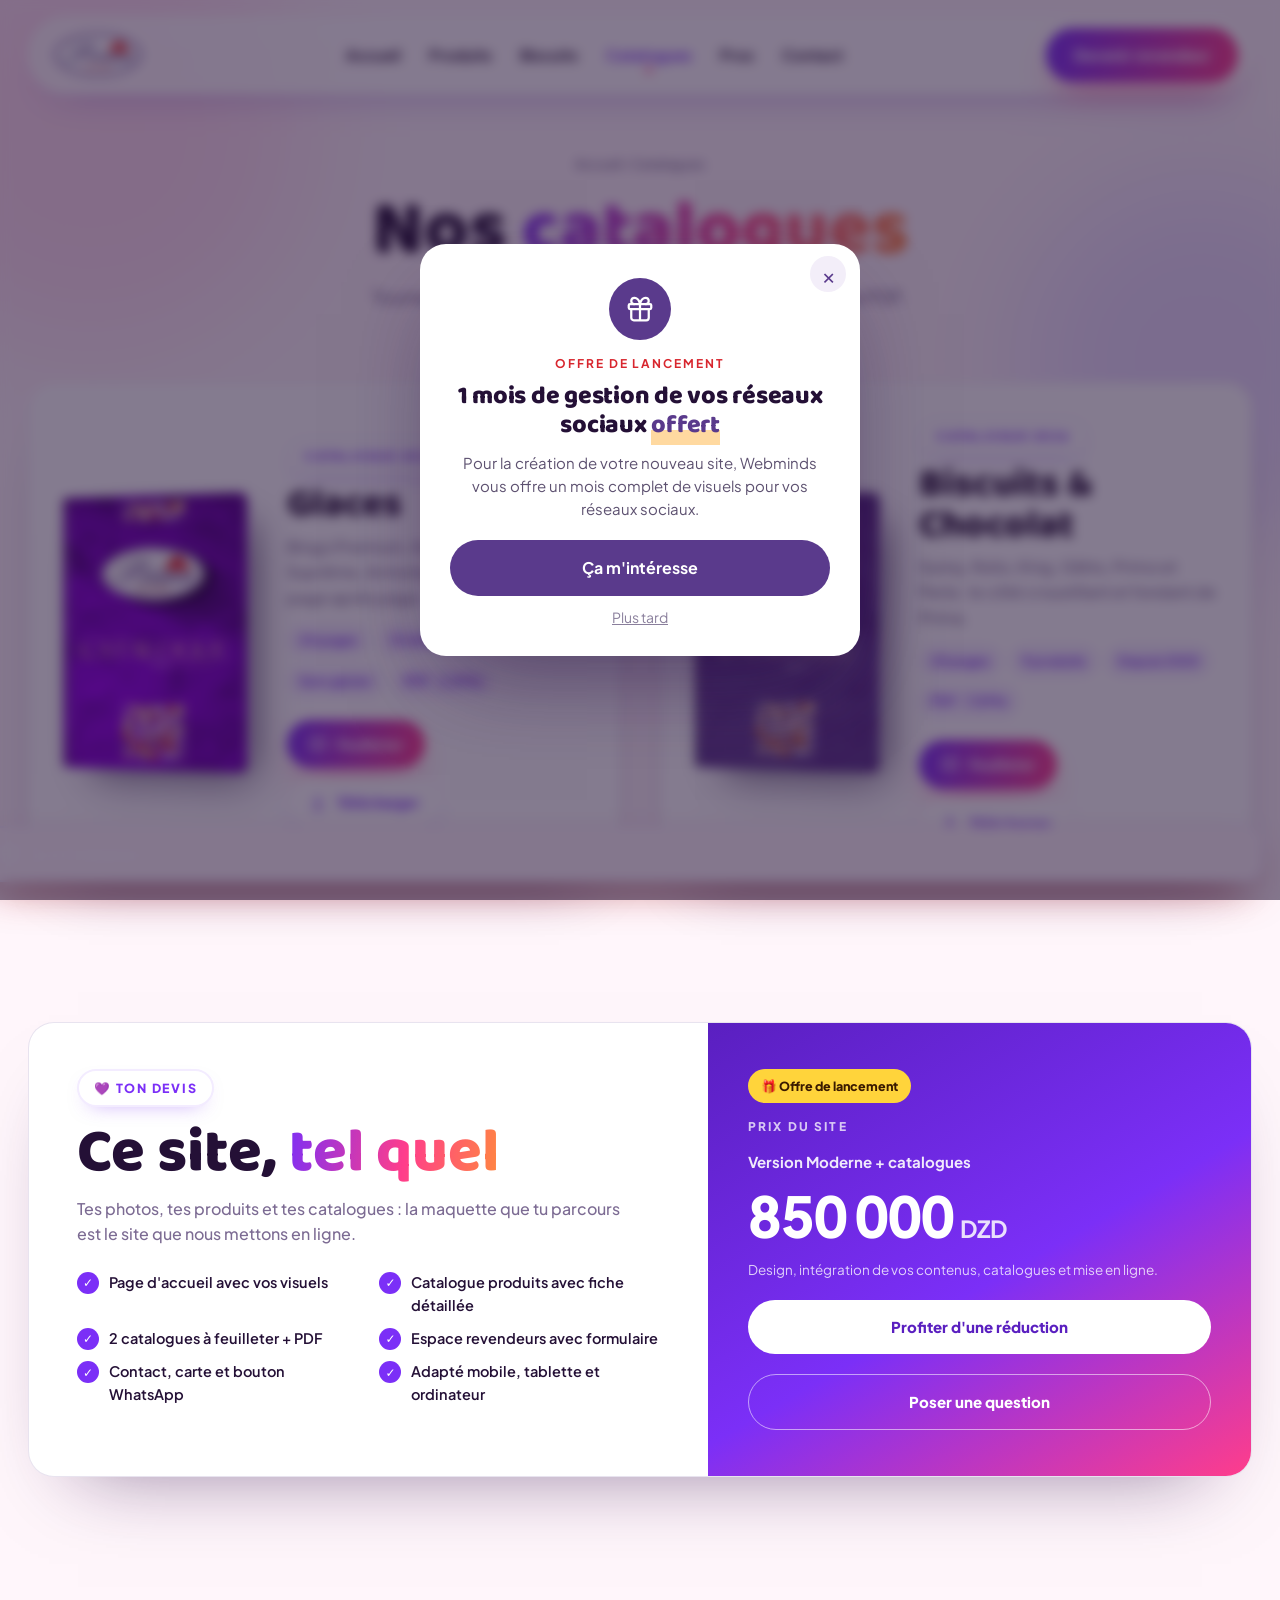
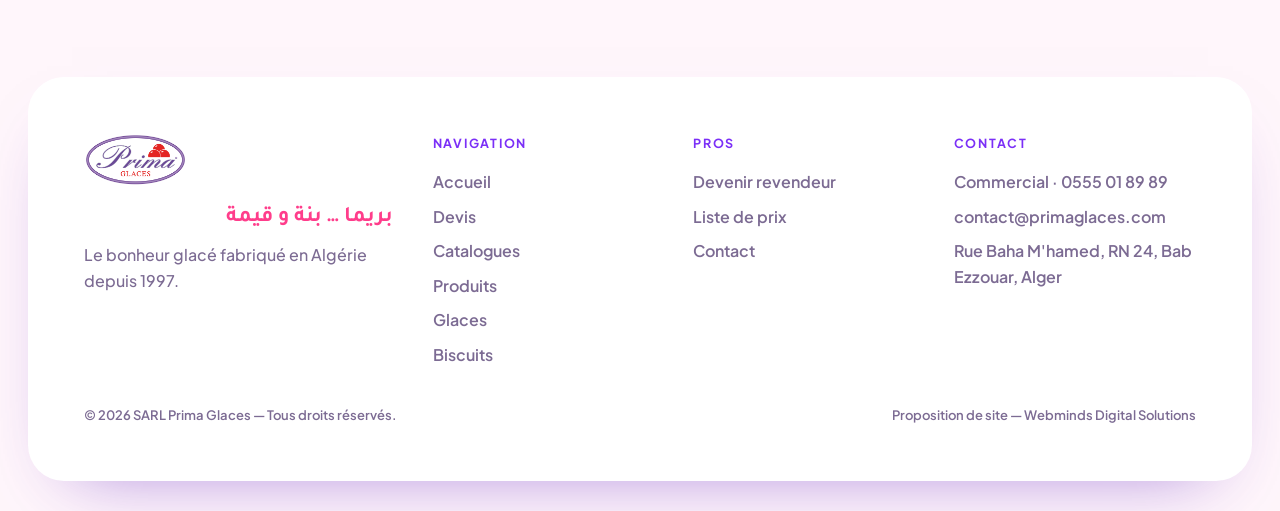
<file: v2/catalogues.html>
<!doctype html> <html lang="fr"> <head> <meta charset="utf-8"> <meta name="viewport" content="width=device-width,initial-scale=1"> <meta name="robots" content="noindex,nofollow,noarchive,noimageindex"> <title>Prima Glaces</title> <meta name="description" content="Toute la gamme Prima : Bingo, Yugui, Suprême, Mimo, Perla, Rolio, King, Gâtto…"> <link rel="icon" href="../assets/img/ui/favicon.png"> <link rel="preconnect" href="https://fonts.googleapis.com"><link rel="preconnect" href="https://fonts.gstatic.com" crossorigin> <link href="https://fonts.googleapis.com/css2?family=Baloo+2:wght@600;700;800&family=Plus+Jakarta+Sans:wght@400;500;600;700;800&family=Tajawal:wght@500;700&display=swap" rel="stylesheet"> <link rel="stylesheet" href="../assets/css/common.css"> <link rel="stylesheet" href="assets/v2.css"> <link rel="stylesheet" href="../assets/css/devis.css"> <link rel="stylesheet" href="../assets/css/catalogues.css"> </head> <body data-v="2"> <div class="blobs"><span class="b1"></span><span class="b2"></span><span class="b3"></span></div> <header class="h"><div class="wrap"> <a class="logo" href="index.html"><img src="../assets/img/ui/logo.png" alt="Prima Glaces"></a> <nav class="m"><a href="index.html">Accueil</a><a href="produits.html">Produits</a><a href="produits.html#biscuits">Biscuits</a><a href="catalogues.html" class="on">Catalogues</a><a href="distributeurs.html">Pros</a><a href="contact.html">Contact</a></nav> <a class="btn btn-p" href="distributeurs.html">Devenir revendeur</a> <button class="burger" aria-label="Menu"><i></i><i></i><i></i></button> </div></header> <section class="ph2"><div class="wrap"> <p class="crumb"><a href="index.html">Accueil</a> › Catalogues</p> <h1>Nos <span class="grad">catalogues</span></h1> <p class="lead" style="margin:0 auto">Tourne les pages comme dans un vrai livre, ou télécharge le PDF.</p> </div></section> <section style="padding-top:50px"><div class="wrap"><div class="cx-shelf"><article class="cx-card"><a class="cx-book" href="catalogue-glaces.html" aria-label="Feuilleter le catalogue Glaces"><span class="pg"></span><span class="cv"><img src="../assets/img/cat/glaces/cover-s.webp" alt="Couverture du catalogue Glaces"></span></a><div><span class="eyebrow">Catalogue 2026</span><h2>Glaces</h2><p class="lead" style="font-size:16px">Bingo Premium, Kunafa, Yugui, Suprême, Armonia… Toutes nos glaces, page après page.</p><div class="cx-meta"><span>24 pages</span><span>13 références</span><span>Sans gluten</span><span>PDF · 3,8 Mo</span></div><div class="cx-acts"><a class="btn btn-p" href="catalogue-glaces.html"><svg viewBox="0 0 24 24" fill="none" stroke="currentColor" stroke-width="2" stroke-linecap="round" stroke-linejoin="round"><path d="M2 5c3-1.5 7-1.5 10 1 3-2.5 7-2.5 10-1v14c-3-1.5-7-1.5-10 1-3-2.5-7-2.5-10-1z"/><path d="M12 6v14"/></svg> Feuilleter</a><a class="btn btn-o" href="../assets/pdf/prima-catalogue-glaces-2026.pdf" download><svg viewBox="0 0 24 24" fill="none" stroke="currentColor" stroke-width="2" stroke-linecap="round" stroke-linejoin="round"><path d="M12 3v12M7 10l5 5 5-5M5 21h14"/></svg> Télécharger</a></div></div></article><article class="cx-card"><a class="cx-book" href="catalogue-biscuits.html" aria-label="Feuilleter le catalogue Biscuits & Chocolat"><span class="pg"></span><span class="cv"><img src="../assets/img/cat/biscuits/cover-s.webp" alt="Couverture du catalogue Biscuits & Chocolat"></span></a><div><span class="eyebrow">Catalogue 2026</span><h2>Biscuits & Chocolat</h2><p class="lead" style="font-size:16px">Sunny, Rolio, King, Gâtto, Primo et Perla : le côté croustillant et fondant de Prima.</p><div class="cx-meta"><span>20 pages</span><span>9 produits</span><span>Depuis 2020</span><span>PDF · 7,8 Mo</span></div><div class="cx-acts"><a class="btn btn-p" href="catalogue-biscuits.html"><svg viewBox="0 0 24 24" fill="none" stroke="currentColor" stroke-width="2" stroke-linecap="round" stroke-linejoin="round"><path d="M2 5c3-1.5 7-1.5 10 1 3-2.5 7-2.5 10-1v14c-3-1.5-7-1.5-10 1-3-2.5-7-2.5-10-1z"/><path d="M12 6v14"/></svg> Feuilleter</a><a class="btn btn-o" href="../assets/pdf/prima-catalogue-biscuits-chocolat.pdf" download><svg viewBox="0 0 24 24" fill="none" stroke="currentColor" stroke-width="2" stroke-linecap="round" stroke-linejoin="round"><path d="M12 3v12M7 10l5 5 5-5M5 21h14"/></svg> Télécharger</a></div></div></article></div></div></section> <section class="dv" id="devis" data-dv="850000" data-ver="Version 2 — Moderne"><div class="wrap"><div class="dv-card"><div class="dv-l"><span class="eyebrow">💜 Ton devis</span><h2>Ce site, <span class="grad">tel quel</span></h2><p class="lead">Tes photos, tes produits et tes catalogues : la maquette que tu parcours est le site que nous mettons en ligne.</p><ul class="dv-inc"><li><i>✓</i>Page d'accueil avec vos visuels</li><li><i>✓</i>Catalogue produits avec fiche détaillée</li><li><i>✓</i>2 catalogues à feuilleter + PDF</li><li><i>✓</i>Espace revendeurs avec formulaire</li><li><i>✓</i>Contact, carte et bouton WhatsApp</li><li><i>✓</i>Adapté mobile, tablette et ordinateur</li></ul></div><div class="dv-r"><span class="dv-badge">🎁 Offre de lancement</span><small>Prix du site</small><span class="ver">Version Moderne + catalogues</span><div class="dv-price">850 000<span>DZD</span></div><p>Design, intégration de vos contenus, catalogues et mise en ligne.</p><button class="btn btn-w" data-dv-open>Profiter d'une réduction</button><a class="btn btn-ghost" href="https://wa.me/213797372452?text=Bonjour%20Webminds%2C%20j%27ai%20une%20question%20sur%20le%20devis%20du%20site%20Prima%20Glaces." target="_blank" rel="noopener">Poser une question</a></div></div></div></section> <footer class="f"><div class="wrap"><div class="card"> <div class="g"> <div><span class="lg"><img src="../assets/img/ui/logo.png" alt="Prima Glaces"></span><p class="ar" dir="rtl" lang="ar">بريما … بنة و قيمة</p><p style="max-width:300px;color:var(--mut);font-weight:500">Le bonheur glacé fabriqué en Algérie depuis 1997.</p></div> <div><h4>Navigation</h4><a href="index.html">Accueil</a><a href="#devis">Devis</a><a href="catalogues.html">Catalogues</a><a href="produits.html">Produits</a><a href="produits.html#glaces">Glaces</a><a href="produits.html#biscuits">Biscuits</a></div> <div><h4>Pros</h4><a href="distributeurs.html">Devenir revendeur</a><a href="distributeurs.html">Liste de prix</a><a href="contact.html">Contact</a></div> <div><h4>Contact</h4><a href="tel:+213555018989">Commercial · 0555 01 89 89</a><a href="mailto:contact@primaglaces.com">contact@primaglaces.com</a><a>Rue Baha M'hamed, RN 24, Bab Ezzouar, Alger</a></div> </div> <div class="bt"><span>© 2026 SARL Prima Glaces — Tous droits réservés.</span><span>Proposition de site — Webminds Digital Solutions</span></div> </div></div></footer> <script src="../assets/js/data.js"></script> <script src="assets/v2.js"></script> <script src="../assets/js/devis.js"></script> <script src="../assets/js/common.js"></script> </body> </html>
</file>
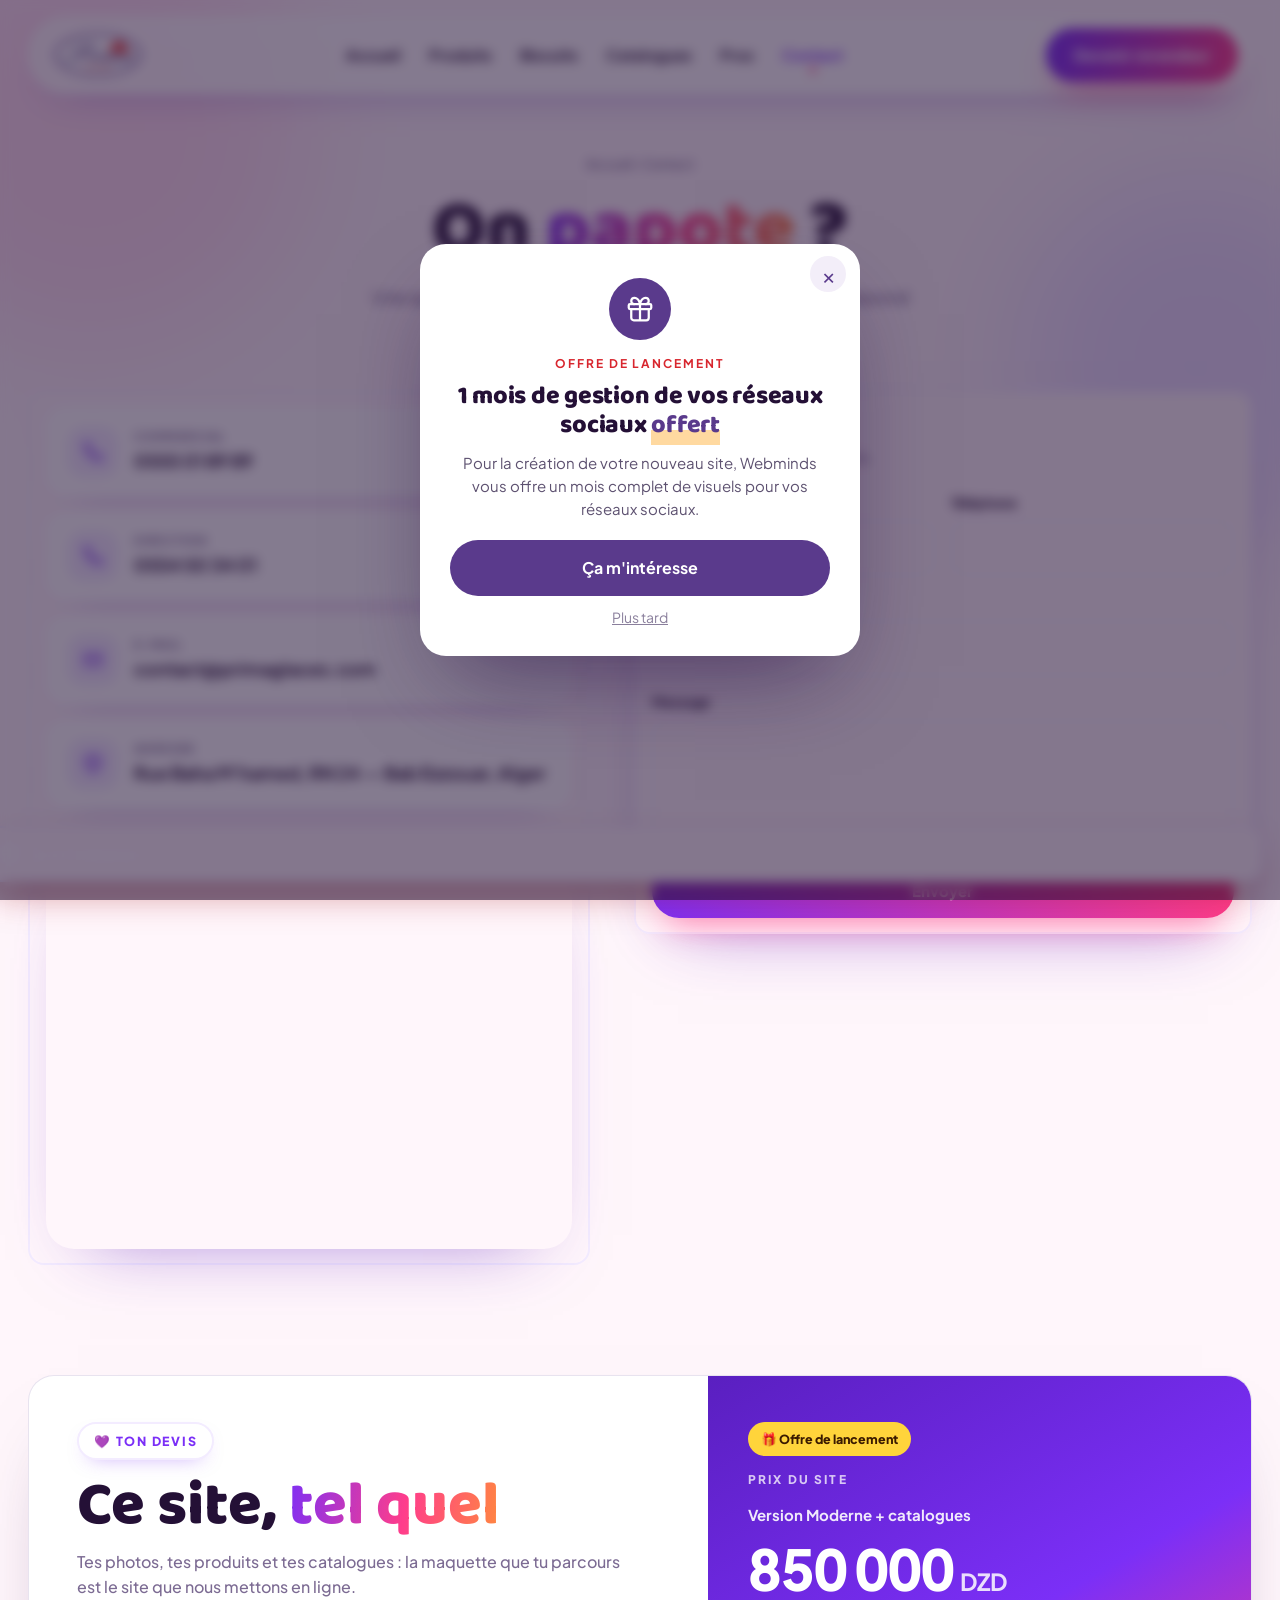
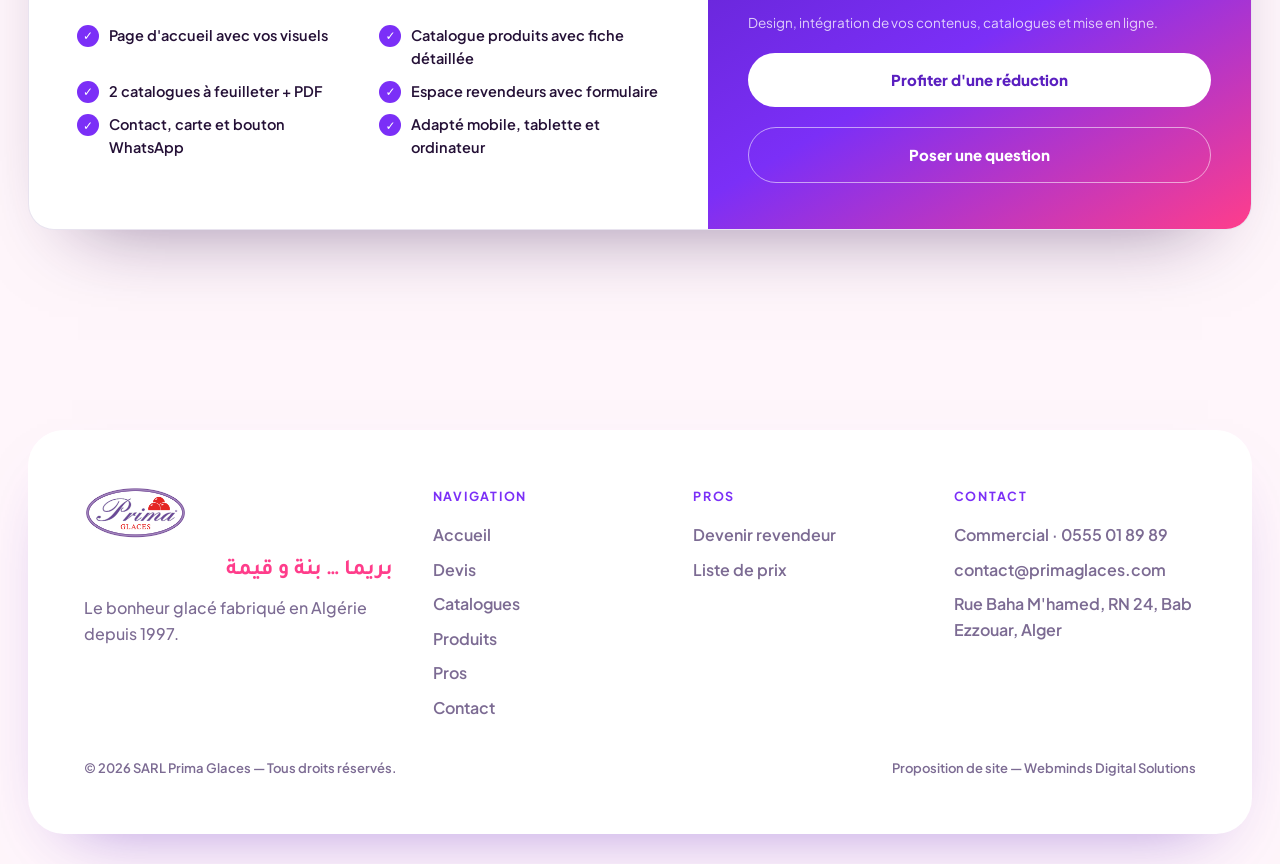
<file: v2/contact.html>
<!doctype html> <html lang="fr"> <head> <meta charset="utf-8"> <meta name="viewport" content="width=device-width,initial-scale=1"> <meta name="robots" content="noindex,nofollow,noarchive,noimageindex"> <title>Prima Glaces</title> <meta name="description" content="Contactez Prima Glaces à Bab Ezzouar, Alger."> <link rel="icon" href="../assets/img/ui/favicon.png"> <link rel="preconnect" href="https://fonts.googleapis.com"><link rel="preconnect" href="https://fonts.gstatic.com" crossorigin> <link href="https://fonts.googleapis.com/css2?family=Baloo+2:wght@600;700;800&family=Plus+Jakarta+Sans:wght@400;500;600;700;800&family=Tajawal:wght@500;700&display=swap" rel="stylesheet"> <link rel="stylesheet" href="../assets/css/common.css"> <link rel="stylesheet" href="assets/v2.css"> <link rel="stylesheet" href="../assets/css/devis.css"> </head> <body data-v="2"> <div class="blobs"><span class="b1"></span><span class="b2"></span><span class="b3"></span></div> <header class="h"><div class="wrap"> <a class="logo" href="index.html"><img src="../assets/img/ui/logo.png" alt="Prima Glaces"></a> <nav class="m"><a href="index.html">Accueil</a><a href="produits.html">Produits</a><a href="produits.html#biscuits">Biscuits</a><a href="catalogues.html">Catalogues</a><a href="distributeurs.html">Pros</a><a href="contact.html" class="on">Contact</a></nav> <a class="btn btn-p" href="distributeurs.html">Devenir revendeur</a> <button class="burger" aria-label="Menu"><i></i><i></i><i></i></button> </div></header> <section class="ph2"><div class="wrap"> <p class="crumb"><a href="index.html">Accueil</a> › Contact</p> <h1>On <span class="grad">papote</span> ?</h1> <p class="lead" style="margin:0 auto">Une question, un partenariat, une commande pro ? On te répond vite.</p> </div></section> <section style="padding-top:30px"><div class="wrap"> <div class="split"> <div class="rv"> <div class="cl"> <a href="tel:+213555018989"><i><svg viewBox="0 0 24 24" fill="none" stroke="currentColor" stroke-width="2"><path d="M22 16.9v3a2 2 0 0 1-2.2 2 19.8 19.8 0 0 1-8.6-3 19.5 19.5 0 0 1-6-6 19.8 19.8 0 0 1-3-8.6A2 2 0 0 1 4.1 2h3a2 2 0 0 1 2 1.7c.1 1 .4 1.9.7 2.8a2 2 0 0 1-.5 2.1L8.1 9.9a16 16 0 0 0 6 6l1.3-1.2a2 2 0 0 1 2.1-.5c.9.3 1.8.6 2.8.7a2 2 0 0 1 1.7 2z"/></svg></i><div><small>Commercial</small><b>0555 01 89 89</b></div></a> <a href="tel:+213554503401"><i><svg viewBox="0 0 24 24" fill="none" stroke="currentColor" stroke-width="2"><path d="M22 16.9v3a2 2 0 0 1-2.2 2 19.8 19.8 0 0 1-8.6-3 19.5 19.5 0 0 1-6-6 19.8 19.8 0 0 1-3-8.6A2 2 0 0 1 4.1 2h3a2 2 0 0 1 2 1.7c.1 1 .4 1.9.7 2.8a2 2 0 0 1-.5 2.1L8.1 9.9a16 16 0 0 0 6 6l1.3-1.2a2 2 0 0 1 2.1-.5c.9.3 1.8.6 2.8.7a2 2 0 0 1 1.7 2z"/></svg></i><div><small>Direction</small><b>0554 50 34 01</b></div></a> <a href="mailto:contact@primaglaces.com"><i><svg viewBox="0 0 24 24" fill="none" stroke="currentColor" stroke-width="2"><rect x="3" y="5" width="18" height="14" rx="2"/><path d="m3 7 9 6 9-6"/></svg></i><div><small>E-mail</small><b>contact@primaglaces.com</b></div></a> <div class="row"><i><svg viewBox="0 0 24 24" fill="none" stroke="currentColor" stroke-width="2"><path d="M21 10c0 6-9 12-9 12s-9-6-9-12a9 9 0 0 1 18 0z"/><circle cx="12" cy="10" r="3"/></svg></i><div><small>Adresse</small><b>Rue Baha M'hamed, RN 24 — Bab Ezzouar, Alger</b></div></div> </div> <div class="map"><iframe title="Carte Bab Ezzouar" loading="lazy" src="https://www.google.com/maps?q=Bab%20Ezzouar%20Alger&output=embed"></iframe></div> </div> <form class="card2 rv" data-demo> <h3 style="font-size:30px;margin-bottom:6px">Écris-nous</h3> <p style="color:var(--mut);margin-bottom:24px;font-weight:500">On revient vers toi au plus vite.</p> <div class="fg"> <div><label class="l" for="c1">Nom complet</label><input class="in" id="c1" required></div> <div><label class="l" for="c2">Téléphone</label><input class="in" id="c2" type="tel"></div> <div class="full"><label class="l" for="c3">E-mail</label><input class="in" id="c3" type="email" required></div> <div class="full"><label class="l" for="c4">Message</label><textarea class="in" id="c4" required></textarea></div> </div> <button class="btn btn-p" style="width:100%;justify-content:center;margin-top:18px" type="submit">Envoyer</button> <div class="ok">✓ Merci ! Ton message est bien envoyé.</div> </form> </div> </div></section> <section class="dv" id="devis" data-dv="850000" data-ver="Version 2 — Moderne"><div class="wrap"><div class="dv-card"><div class="dv-l"><span class="eyebrow">💜 Ton devis</span><h2>Ce site, <span class="grad">tel quel</span></h2><p class="lead">Tes photos, tes produits et tes catalogues : la maquette que tu parcours est le site que nous mettons en ligne.</p><ul class="dv-inc"><li><i>✓</i>Page d'accueil avec vos visuels</li><li><i>✓</i>Catalogue produits avec fiche détaillée</li><li><i>✓</i>2 catalogues à feuilleter + PDF</li><li><i>✓</i>Espace revendeurs avec formulaire</li><li><i>✓</i>Contact, carte et bouton WhatsApp</li><li><i>✓</i>Adapté mobile, tablette et ordinateur</li></ul></div><div class="dv-r"><span class="dv-badge">🎁 Offre de lancement</span><small>Prix du site</small><span class="ver">Version Moderne + catalogues</span><div class="dv-price">850 000<span>DZD</span></div><p>Design, intégration de vos contenus, catalogues et mise en ligne.</p><button class="btn btn-w" data-dv-open>Profiter d'une réduction</button><a class="btn btn-ghost" href="https://wa.me/213797372452?text=Bonjour%20Webminds%2C%20j%27ai%20une%20question%20sur%20le%20devis%20du%20site%20Prima%20Glaces." target="_blank" rel="noopener">Poser une question</a></div></div></div></section> <footer class="f"><div class="wrap"><div class="card"> <div class="g"> <div><span class="lg"><img src="../assets/img/ui/logo.png" alt="Prima Glaces"></span><p class="ar" dir="rtl" lang="ar">بريما … بنة و قيمة</p><p style="max-width:300px;color:var(--mut);font-weight:500">Le bonheur glacé fabriqué en Algérie depuis 1997.</p></div> <div><h4>Navigation</h4><a href="index.html">Accueil</a><a href="#devis">Devis</a><a href="catalogues.html">Catalogues</a><a href="produits.html">Produits</a><a href="distributeurs.html">Pros</a><a href="contact.html">Contact</a></div> <div><h4>Pros</h4><a href="distributeurs.html">Devenir revendeur</a><a href="distributeurs.html">Liste de prix</a></div> <div><h4>Contact</h4><a href="tel:+213555018989">Commercial · 0555 01 89 89</a><a href="mailto:contact@primaglaces.com">contact@primaglaces.com</a><a>Rue Baha M'hamed, RN 24, Bab Ezzouar, Alger</a></div> </div> <div class="bt"><span>© 2026 SARL Prima Glaces — Tous droits réservés.</span><span>Proposition de site — Webminds Digital Solutions</span></div> </div></div></footer> <script src="../assets/js/data.js"></script> <script src="assets/v2.js"></script> <script src="../assets/js/devis.js"></script> <script src="../assets/js/common.js"></script> </body> </html>
</file>
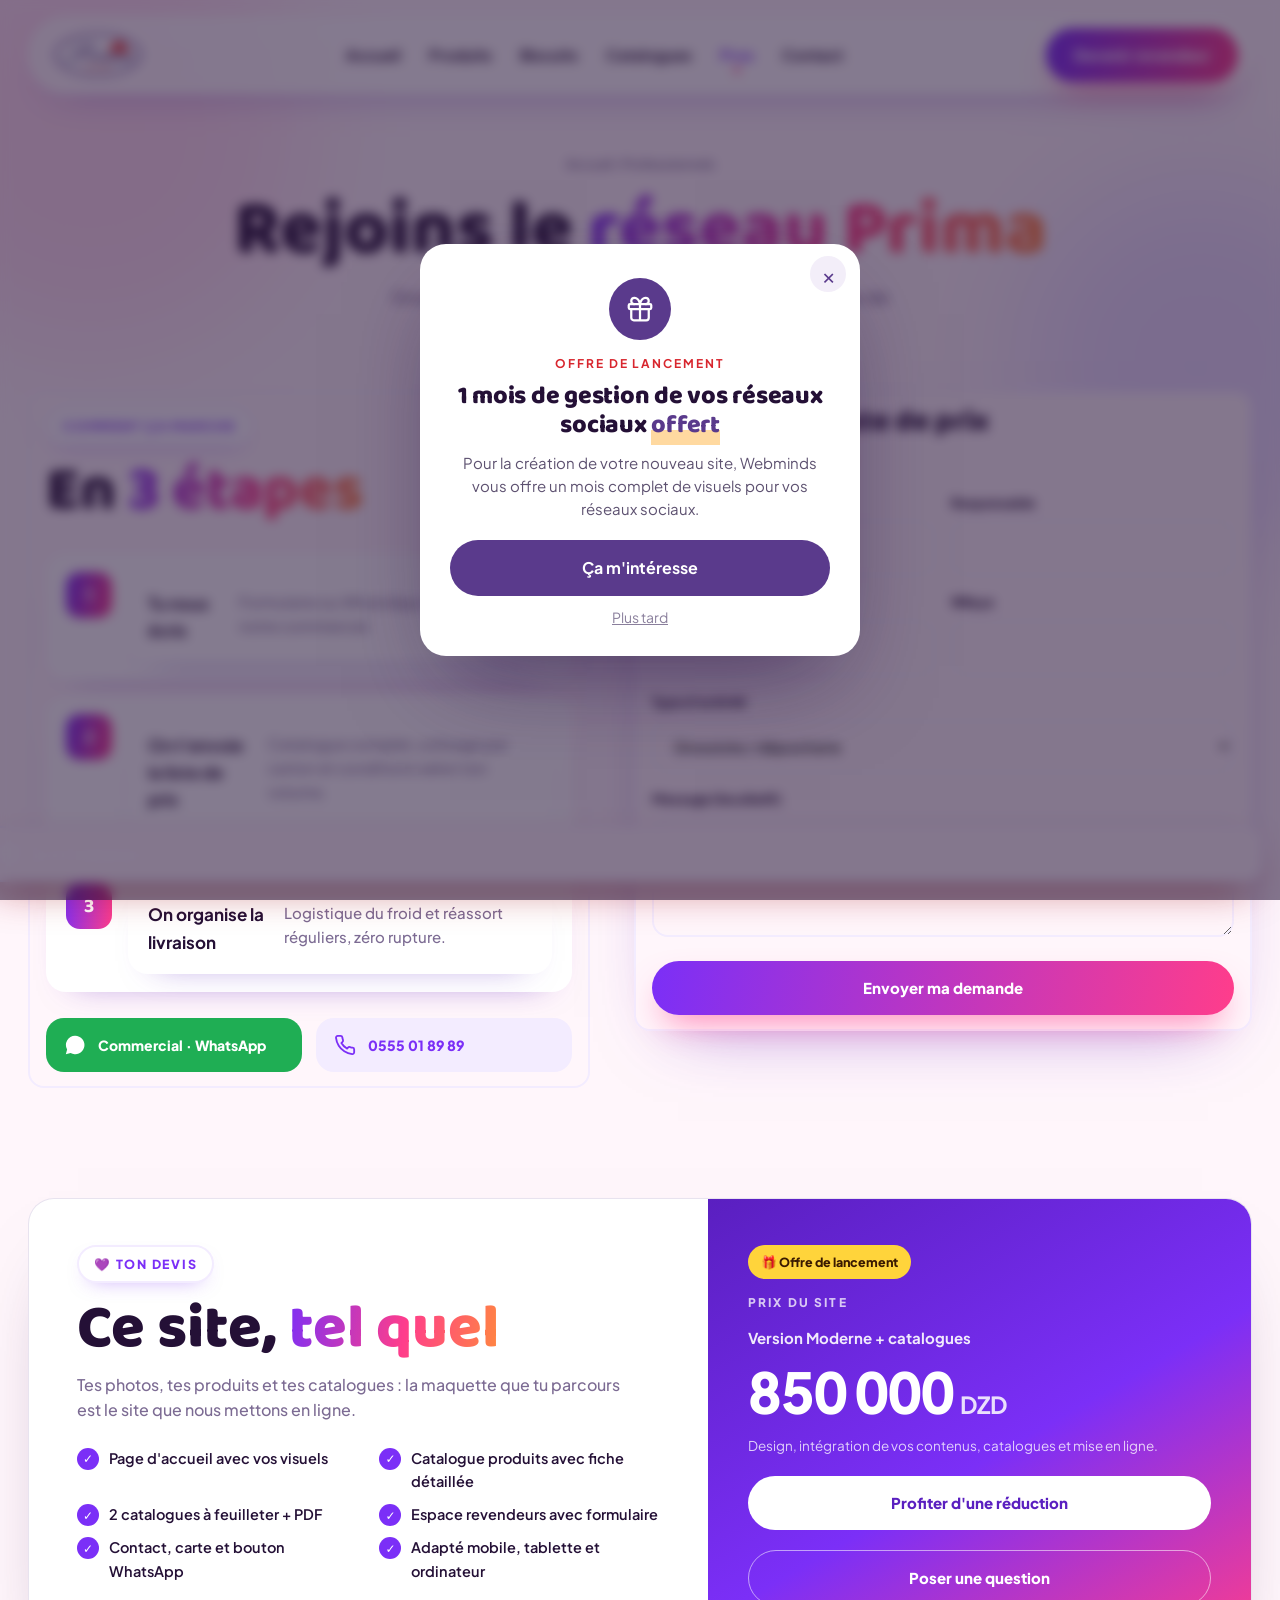
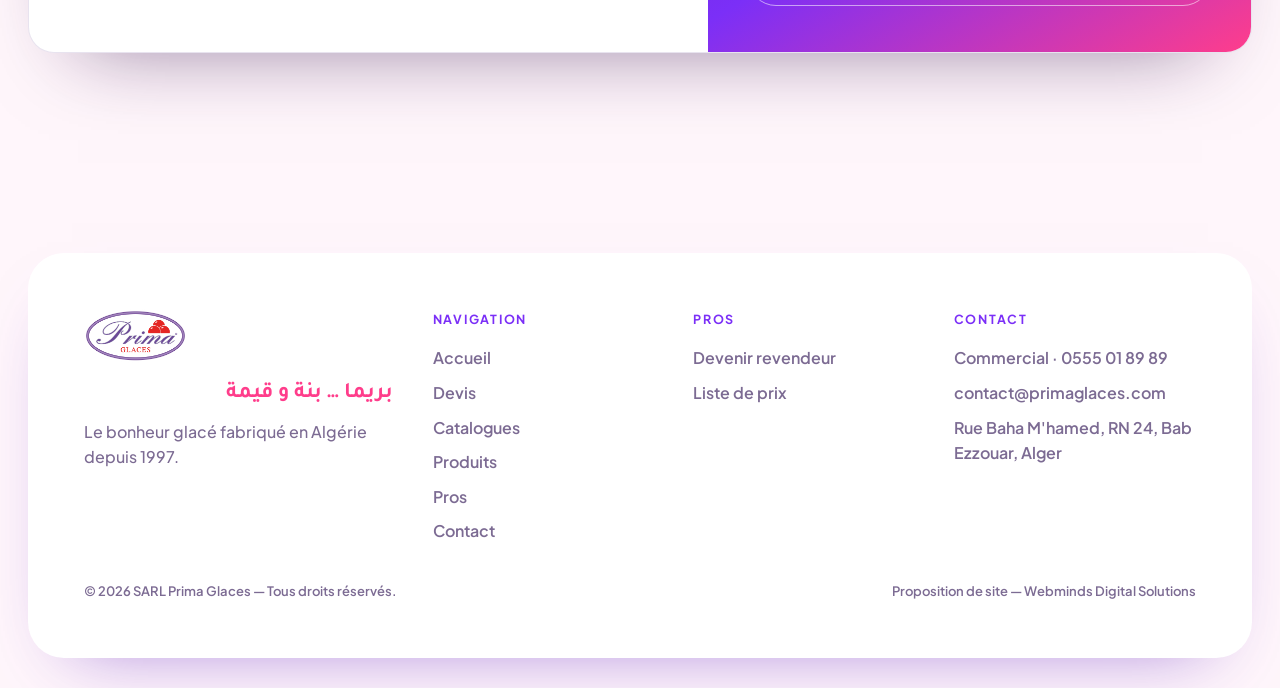
<file: v2/distributeurs.html>
<!doctype html> <html lang="fr"> <head> <meta charset="utf-8"> <meta name="viewport" content="width=device-width,initial-scale=1"> <meta name="robots" content="noindex,nofollow,noarchive,noimageindex"> <title>Prima Glaces</title> <meta name="description" content="Devenez revendeur Prima Glaces. Liste de prix et conditions par WhatsApp."> <link rel="icon" href="../assets/img/ui/favicon.png"> <link rel="preconnect" href="https://fonts.googleapis.com"><link rel="preconnect" href="https://fonts.gstatic.com" crossorigin> <link href="https://fonts.googleapis.com/css2?family=Baloo+2:wght@600;700;800&family=Plus+Jakarta+Sans:wght@400;500;600;700;800&family=Tajawal:wght@500;700&display=swap" rel="stylesheet"> <link rel="stylesheet" href="../assets/css/common.css"> <link rel="stylesheet" href="assets/v2.css"> <link rel="stylesheet" href="../assets/css/devis.css"> </head> <body data-v="2"> <div class="blobs"><span class="b1"></span><span class="b2"></span><span class="b3"></span></div> <header class="h"><div class="wrap"> <a class="logo" href="index.html"><img src="../assets/img/ui/logo.png" alt="Prima Glaces"></a> <nav class="m"><a href="index.html">Accueil</a><a href="produits.html">Produits</a><a href="produits.html#biscuits">Biscuits</a><a href="catalogues.html">Catalogues</a><a href="distributeurs.html" class="on">Pros</a><a href="contact.html">Contact</a></nav> <a class="btn btn-p" href="#form">Devenir revendeur</a> <button class="burger" aria-label="Menu"><i></i><i></i><i></i></button> </div></header> <section class="ph2"><div class="wrap"> <p class="crumb"><a href="index.html">Accueil</a> › Professionnels</p> <h1>Rejoins le <span class="grad">réseau Prima</span></h1> <p class="lead" style="margin:0 auto">Grossistes, superettes, crémiers : une gamme complète de glaces, biscuits et chocolats fabriqués en Algérie.</p> </div></section> <section id="form" style="padding-top:30px"><div class="wrap"> <div class="split"> <div class="rv"> <span class="eyebrow">Comment ça marche</span> <h2 style="margin:14px 0 6px">En <span class="grad">3 étapes</span></h2> <div class="steps"> <div><b>1</b><div><h4>Tu nous écris</h4><p>Formulaire ou WhatsApp direct avec notre commercial.</p></div></div> <div><b>2</b><div><h4>On t'envoie la liste de prix</h4><p>Catalogue complet, colisage par carton et conditions selon ton volume.</p></div></div> <div><b>3</b><div><h4>On organise la livraison</h4><p>Logistique du froid et réassort réguliers, zéro rupture.</p></div></div> </div> <div class="dl"> <a class="wa" href="https://wa.me/213555018989?text=Bonjour%20Prima%20Glaces%2C%20je%20souhaite%20recevoir%20la%20liste%20de%20prix%20revendeur." target="_blank" rel="noopener"><svg viewBox="0 0 24 24" fill="currentColor"><path d="M12 2a10 10 0 0 0-8.6 15l-1.4 5 5.2-1.4A10 10 0 1 0 12 2z"/></svg>Commercial · WhatsApp</a> <a class="tel" href="tel:+213555018989"><svg viewBox="0 0 24 24" fill="none" stroke="currentColor" stroke-width="2"><path d="M22 16.9v3a2 2 0 0 1-2.2 2 19.8 19.8 0 0 1-8.6-3 19.5 19.5 0 0 1-6-6 19.8 19.8 0 0 1-3-8.6A2 2 0 0 1 4.1 2h3a2 2 0 0 1 2 1.7c.1 1 .4 1.9.7 2.8a2 2 0 0 1-.5 2.1L8.1 9.9a16 16 0 0 0 6 6l1.3-1.2a2 2 0 0 1 2.1-.5c.9.3 1.8.6 2.8.7a2 2 0 0 1 1.7 2z"/></svg>0555 01 89 89</a> </div> </div> <form class="card2 rv" data-demo> <h3 style="font-size:30px;margin-bottom:6px">Demander la liste de prix</h3> <p style="color:var(--mut);margin-bottom:24px;font-weight:500">Réponse sous 24 h ouvrées.</p> <div class="fg"> <div><label class="l" for="n1">Nom du commerce</label><input class="in" id="n1" required></div> <div><label class="l" for="n2">Responsable</label><input class="in" id="n2" required></div> <div><label class="l" for="n3">Téléphone</label><input class="in" id="n3" type="tel" required></div> <div><label class="l" for="n4">Wilaya</label><input class="in" id="n4" required></div> <div class="full"><label class="l" for="n5">Type d'activité</label> <select class="in" id="n5"><option>Grossiste / dépositaire</option><option>Superette</option><option>Crémier / glacier</option><option>Épicerie</option><option>Autre</option></select></div> <div class="full"><label class="l" for="n6">Message (facultatif)</label><textarea class="in" id="n6" placeholder="Volumes, gamme souhaitée…"></textarea></div> </div> <button class="btn btn-p" style="width:100%;justify-content:center;margin-top:18px" type="submit">Envoyer ma demande</button> <div class="ok">✓ Merci ! Votre demande est envoyée. Notre commercial vous recontacte vite.</div> </form> </div> </div></section> <section class="dv" id="devis" data-dv="850000" data-ver="Version 2 — Moderne"><div class="wrap"><div class="dv-card"><div class="dv-l"><span class="eyebrow">💜 Ton devis</span><h2>Ce site, <span class="grad">tel quel</span></h2><p class="lead">Tes photos, tes produits et tes catalogues : la maquette que tu parcours est le site que nous mettons en ligne.</p><ul class="dv-inc"><li><i>✓</i>Page d'accueil avec vos visuels</li><li><i>✓</i>Catalogue produits avec fiche détaillée</li><li><i>✓</i>2 catalogues à feuilleter + PDF</li><li><i>✓</i>Espace revendeurs avec formulaire</li><li><i>✓</i>Contact, carte et bouton WhatsApp</li><li><i>✓</i>Adapté mobile, tablette et ordinateur</li></ul></div><div class="dv-r"><span class="dv-badge">🎁 Offre de lancement</span><small>Prix du site</small><span class="ver">Version Moderne + catalogues</span><div class="dv-price">850 000<span>DZD</span></div><p>Design, intégration de vos contenus, catalogues et mise en ligne.</p><button class="btn btn-w" data-dv-open>Profiter d'une réduction</button><a class="btn btn-ghost" href="https://wa.me/213797372452?text=Bonjour%20Webminds%2C%20j%27ai%20une%20question%20sur%20le%20devis%20du%20site%20Prima%20Glaces." target="_blank" rel="noopener">Poser une question</a></div></div></div></section> <footer class="f"><div class="wrap"><div class="card"> <div class="g"> <div><span class="lg"><img src="../assets/img/ui/logo.png" alt="Prima Glaces"></span><p class="ar" dir="rtl" lang="ar">بريما … بنة و قيمة</p><p style="max-width:300px;color:var(--mut);font-weight:500">Le bonheur glacé fabriqué en Algérie depuis 1997.</p></div> <div><h4>Navigation</h4><a href="index.html">Accueil</a><a href="#devis">Devis</a><a href="catalogues.html">Catalogues</a><a href="produits.html">Produits</a><a href="distributeurs.html">Pros</a><a href="contact.html">Contact</a></div> <div><h4>Pros</h4><a href="#form">Devenir revendeur</a><a href="#form">Liste de prix</a></div> <div><h4>Contact</h4><a href="tel:+213555018989">Commercial · 0555 01 89 89</a><a href="mailto:contact@primaglaces.com">contact@primaglaces.com</a><a>Rue Baha M'hamed, RN 24, Bab Ezzouar, Alger</a></div> </div> <div class="bt"><span>© 2026 SARL Prima Glaces — Tous droits réservés.</span><span>Proposition de site — Webminds Digital Solutions</span></div> </div></div></footer> <script src="../assets/js/data.js"></script> <script src="assets/v2.js"></script> <script src="../assets/js/devis.js"></script> <script src="../assets/js/common.js"></script> </body> </html>
</file>
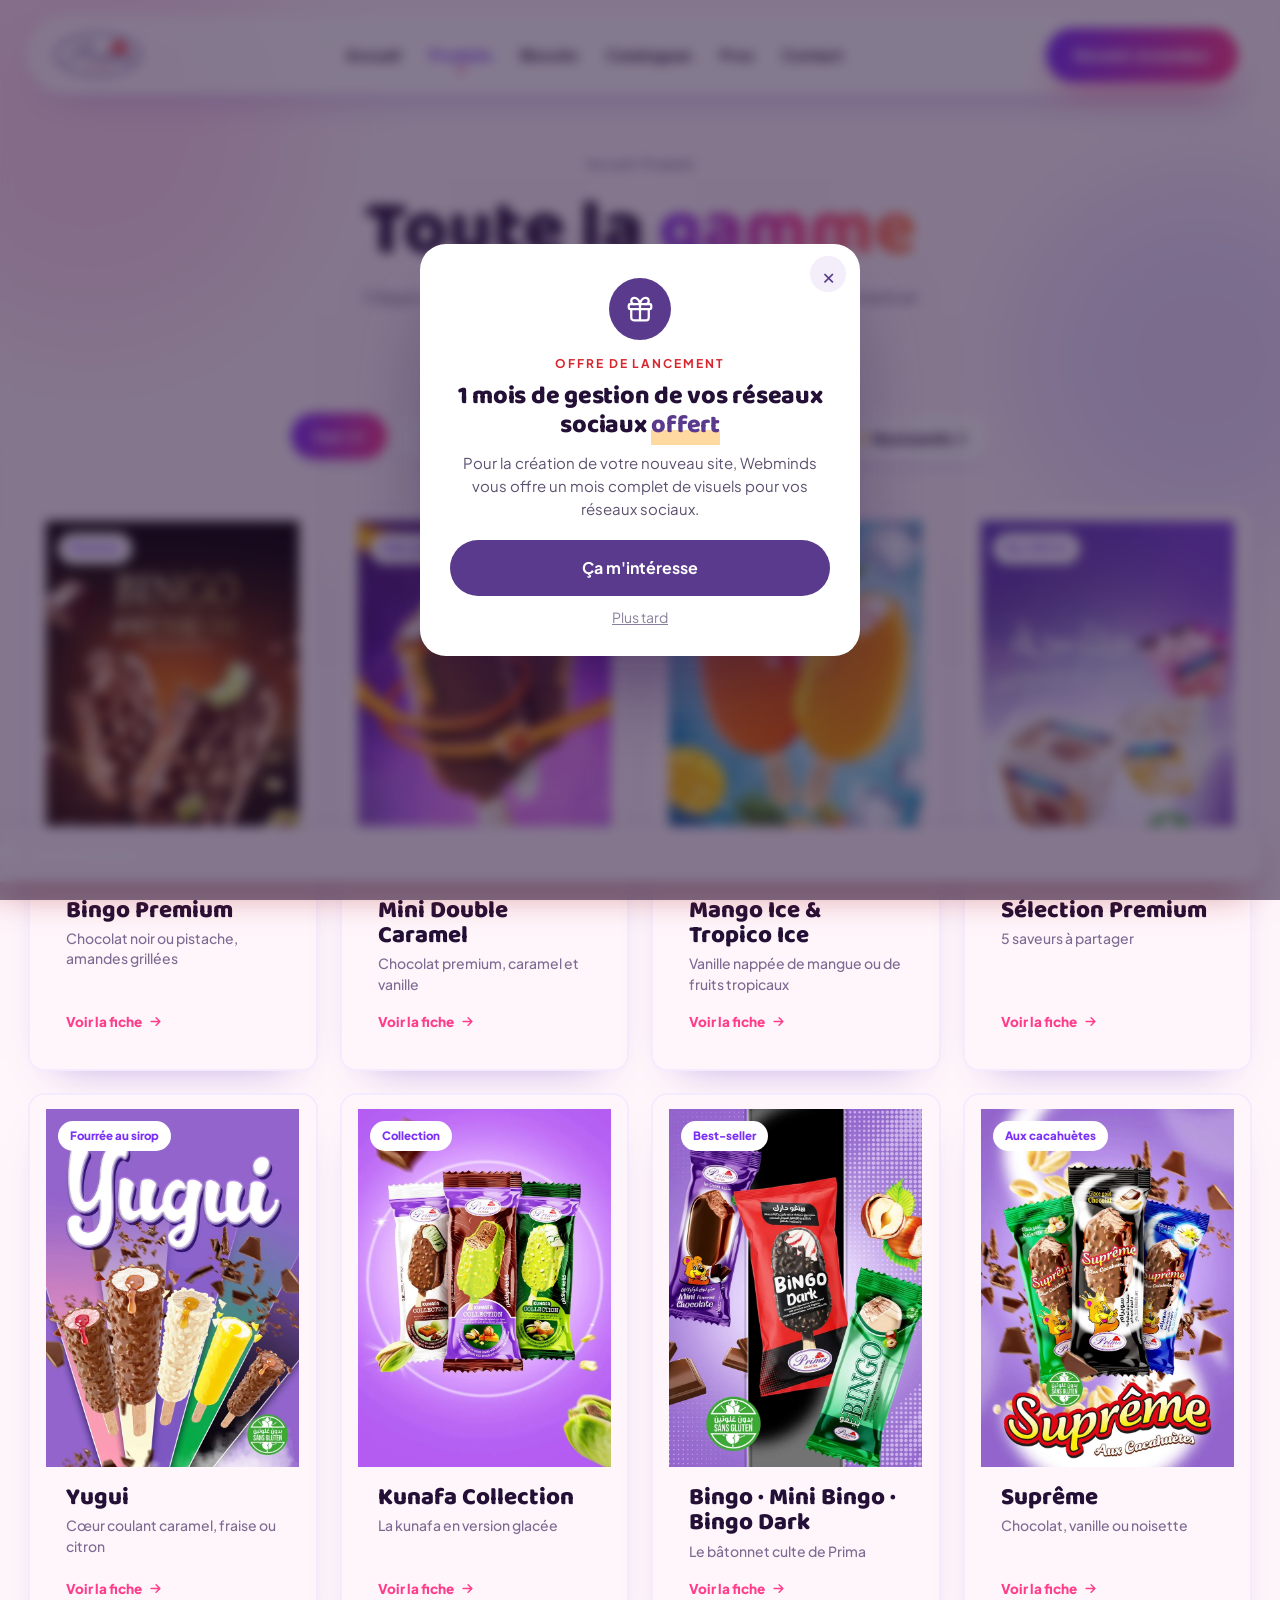
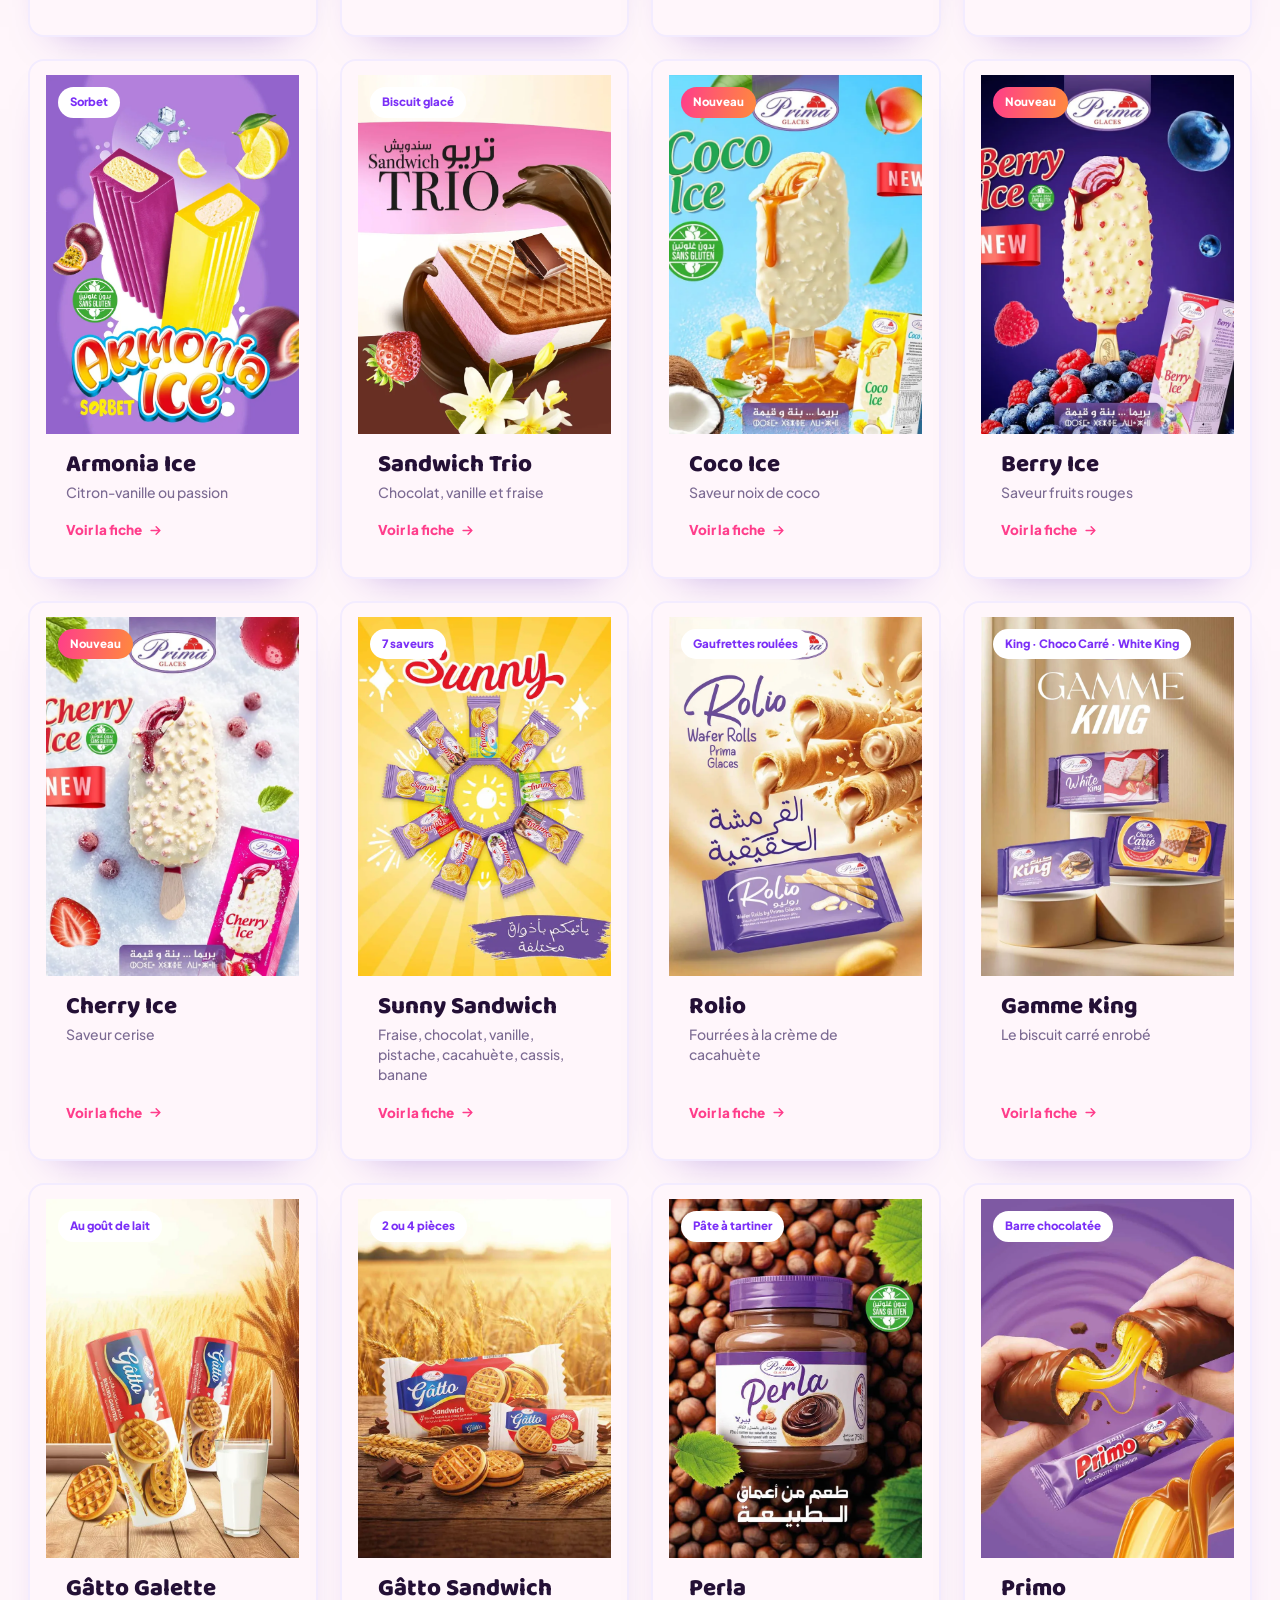
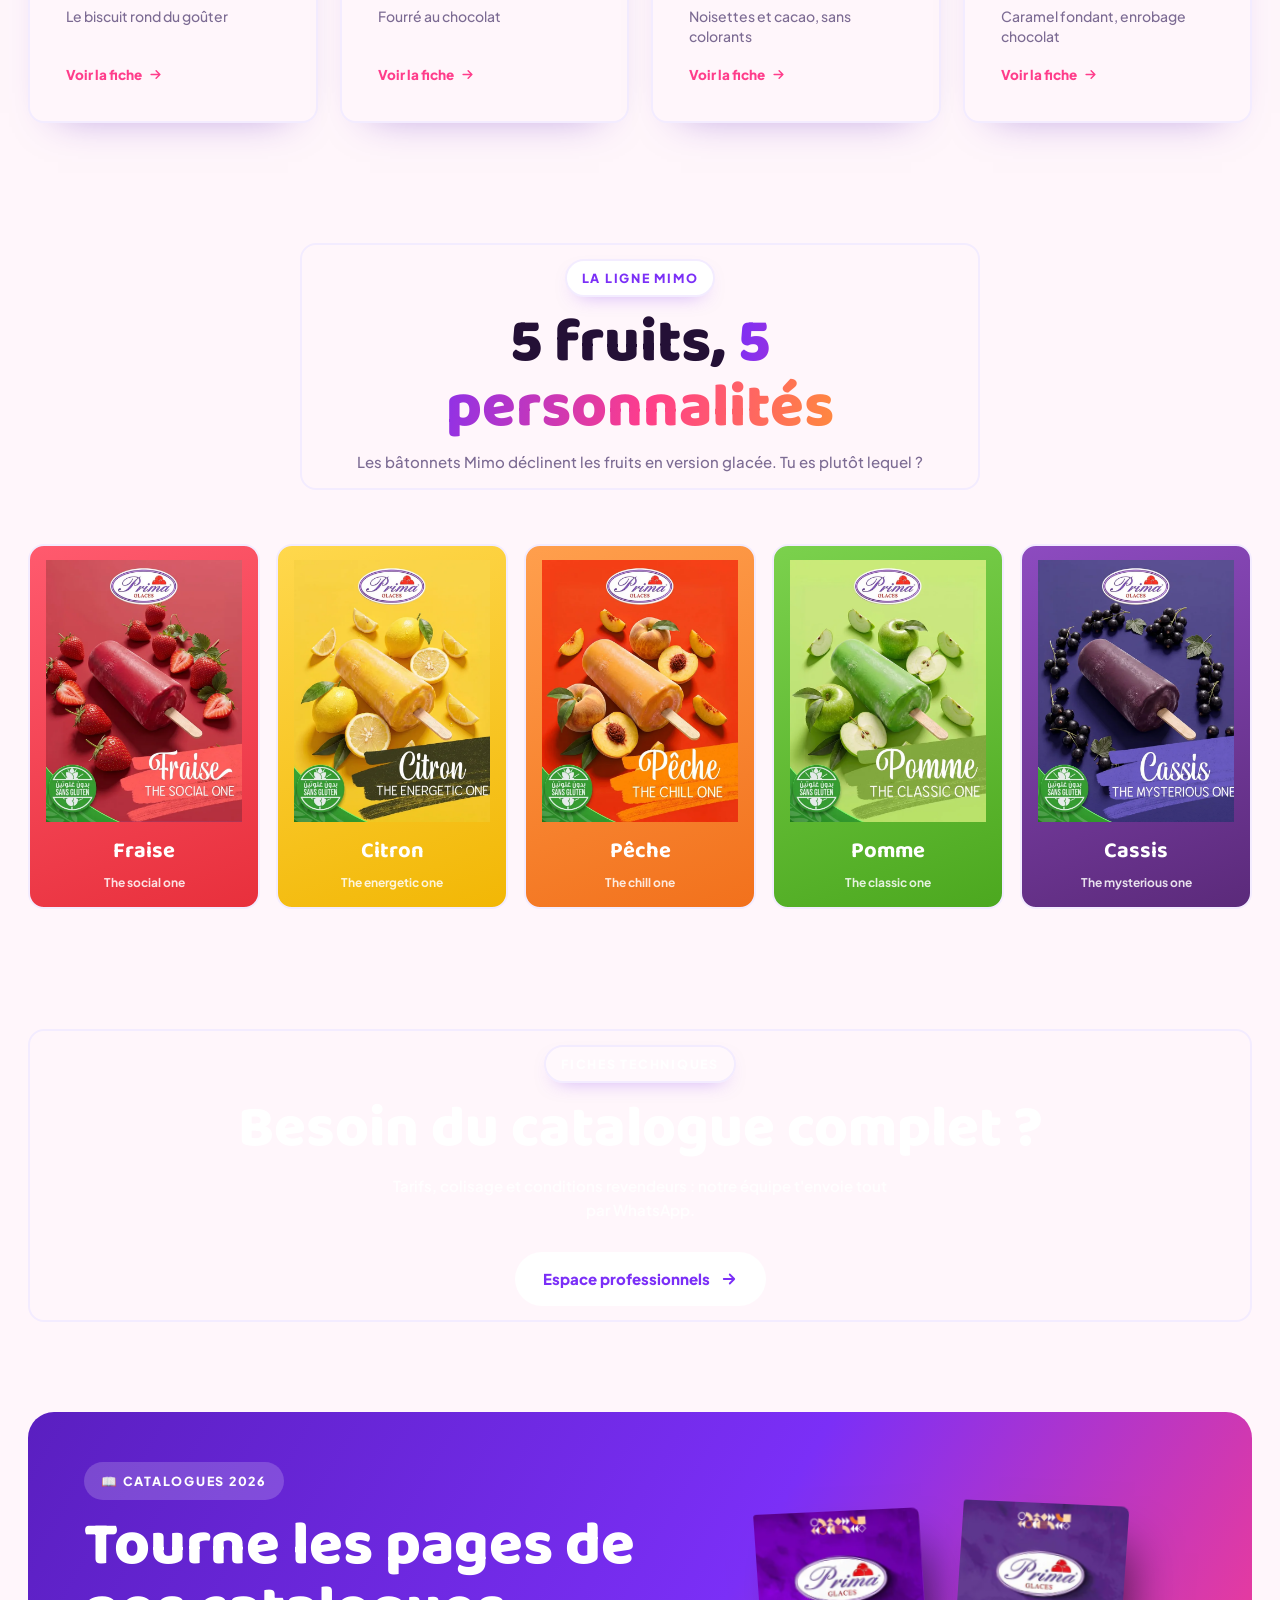
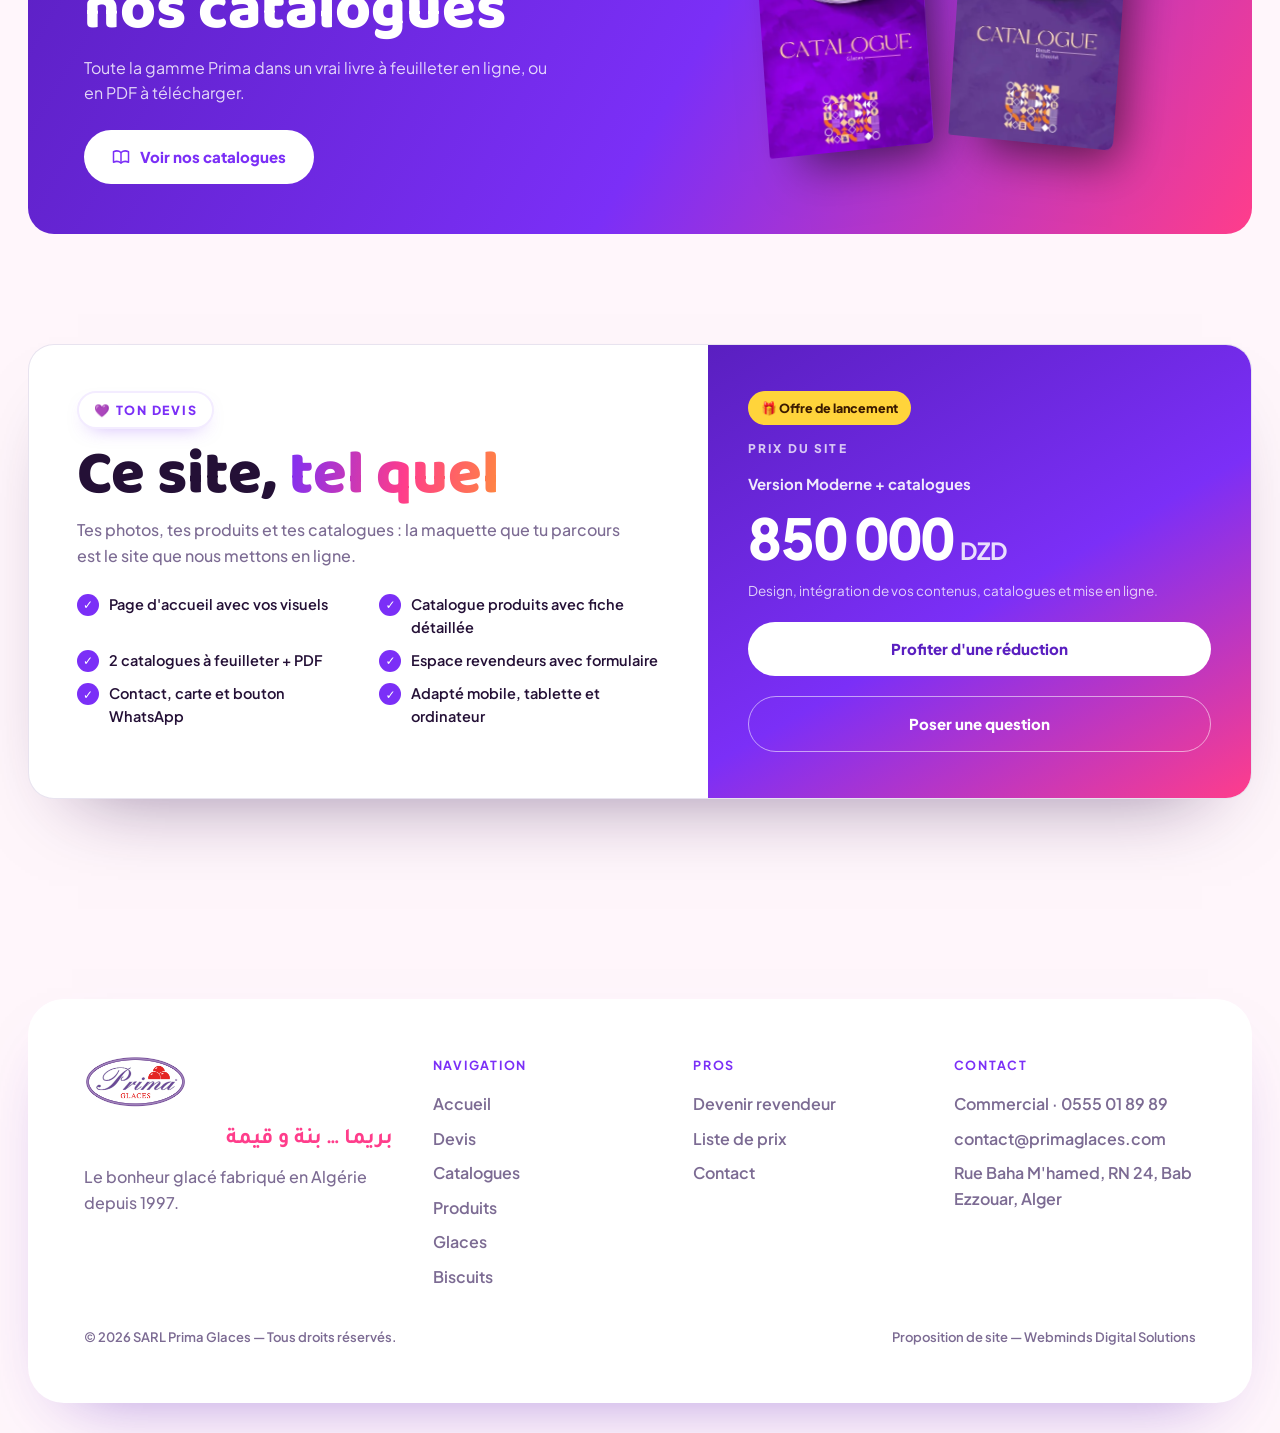
<file: v2/produits.html>
<!doctype html> <html lang="fr"> <head> <meta charset="utf-8"> <meta name="viewport" content="width=device-width,initial-scale=1"> <meta name="robots" content="noindex,nofollow,noarchive,noimageindex"> <title>Prima Glaces</title> <meta name="description" content="Toute la gamme Prima : Bingo, Yugui, Suprême, Mimo, Perla, Rolio, King, Gâtto…"> <link rel="icon" href="../assets/img/ui/favicon.png"> <link rel="preconnect" href="https://fonts.googleapis.com"><link rel="preconnect" href="https://fonts.gstatic.com" crossorigin> <link href="https://fonts.googleapis.com/css2?family=Baloo+2:wght@600;700;800&family=Plus+Jakarta+Sans:wght@400;500;600;700;800&family=Tajawal:wght@500;700&display=swap" rel="stylesheet"> <link rel="stylesheet" href="../assets/css/common.css"> <link rel="stylesheet" href="assets/v2.css"> <link rel="stylesheet" href="../assets/css/devis.css"> <link rel="stylesheet" href="../assets/css/catalogues.css"> </head> <body data-v="2"> <div class="blobs"><span class="b1"></span><span class="b2"></span><span class="b3"></span></div> <header class="h"><div class="wrap"> <a class="logo" href="index.html"><img src="../assets/img/ui/logo.png" alt="Prima Glaces"></a> <nav class="m"><a href="index.html">Accueil</a><a href="produits.html" class="on">Produits</a><a href="produits.html#biscuits">Biscuits</a><a href="catalogues.html">Catalogues</a><a href="distributeurs.html">Pros</a><a href="contact.html">Contact</a></nav> <a class="btn btn-p" href="distributeurs.html">Devenir revendeur</a> <button class="burger" aria-label="Menu"><i></i><i></i><i></i></button> </div></header> <section class="ph2"><div class="wrap"> <p class="crumb"><a href="index.html">Accueil</a> › Produits</p> <h1>Toute la <span class="grad">gamme</span></h1> <p class="lead" style="margin:0 auto">Clique sur un produit pour voir sa fiche : poids, conditionnement et dimensions caisse.</p> </div></section> <section style="padding-top:20px"><div class="wrap"> <div class="tabs"> <button class="on" data-f="all">Tout</button> <button data-f="glaces">🍦 Glaces</button> <button data-f="biscuits">🍪 Biscuits</button> <button data-f="chocolat">🍫 Chocolat</button> <button data-f="nouveau">✨ Nouveautés</button> </div> <div class="grid" data-grid="all"></div> </div></section> <section style="padding-top:30px"><div class="wrap"> <div class="sh rv"><span class="eyebrow">La ligne Mimo</span><h2>5 fruits, <span class="grad">5 personnalités</span></h2><p>Les bâtonnets Mimo déclinent les fruits en version glacée. Tu es plutôt lequel ?</p></div> <div class="mimo"> <div class="mc rv" style="background:linear-gradient(160deg,#ff5a6e,#e8303c)"><div class="im"><img loading="lazy" src="../assets/img/p/mimo-fraise.webp" alt="Mimo Fraise"></div><b>Fraise</b><i>The social one</i></div> <div class="mc rv" style="background:linear-gradient(160deg,#ffd84d,#f2b705)"><div class="im"><img loading="lazy" src="../assets/img/p/mimo-citron.webp" alt="Mimo Citron"></div><b>Citron</b><i>The energetic one</i></div> <div class="mc rv" style="background:linear-gradient(160deg,#ff9f4d,#f2711c)"><div class="im"><img loading="lazy" src="../assets/img/p/mimo-peche.webp" alt="Mimo Pêche"></div><b>Pêche</b><i>The chill one</i></div> <div class="mc rv" style="background:linear-gradient(160deg,#7bd14d,#4ca81f)"><div class="im"><img loading="lazy" src="../assets/img/p/mimo-pomme.webp" alt="Mimo Pomme"></div><b>Pomme</b><i>The classic one</i></div> <div class="mc rv" style="background:linear-gradient(160deg,#8d4bc0,#5b2a7a)"><div class="im"><img loading="lazy" src="../assets/img/p/mimo-cassis.webp" alt="Mimo Cassis"></div><b>Cassis</b><i>The mysterious one</i></div> </div> </div></section> <section style="padding-top:30px"><div class="wrap"> <div class="cta2 rv"> <span class="eyebrow" style="background:rgba(255,255,255,.2);color:#fff">Fiches techniques</span> <h2 style="margin-top:16px">Besoin du catalogue complet ?</h2> <p>Tarifs, colisage et conditions revendeurs : notre équipe t'envoie tout par WhatsApp.</p> <a class="btn btn-w" href="distributeurs.html">Espace professionnels <svg viewBox="0 0 24 24" fill="none" stroke="currentColor" stroke-width="2.4" stroke-linecap="round" stroke-linejoin="round"><path d="M5 12h14M13 6l6 6-6 6"/></svg></a> </div> </div></section> <section style="padding-top:0"><div class="wrap"><div class="cx-band"><div><span class="eyebrow">📖 Catalogues 2026</span><h2>Tourne les pages de nos catalogues</h2><p>Toute la gamme Prima dans un vrai livre à feuilleter en ligne, ou en PDF à télécharger.</p><a class="btn btn-w" href="catalogues.html"><svg viewBox="0 0 24 24" fill="none" stroke="currentColor" stroke-width="2" stroke-linecap="round" stroke-linejoin="round"><path d="M2 5c3-1.5 7-1.5 10 1 3-2.5 7-2.5 10-1v14c-3-1.5-7-1.5-10 1-3-2.5-7-2.5-10-1z"/><path d="M12 6v14"/></svg> Voir nos catalogues</a></div><div class="cx-duo"><a href="catalogue-glaces.html" aria-label="Catalogue Glaces"><img loading="lazy" src="../assets/img/cat/glaces/cover-s.webp" alt="Catalogue Glaces"></a><a href="catalogue-biscuits.html" aria-label="Catalogue Biscuits et Chocolat"><img loading="lazy" src="../assets/img/cat/biscuits/cover-s.webp" alt="Catalogue Biscuits et Chocolat"></a></div></div></div></section> <section class="dv" id="devis" data-dv="850000" data-ver="Version 2 — Moderne"><div class="wrap"><div class="dv-card"><div class="dv-l"><span class="eyebrow">💜 Ton devis</span><h2>Ce site, <span class="grad">tel quel</span></h2><p class="lead">Tes photos, tes produits et tes catalogues : la maquette que tu parcours est le site que nous mettons en ligne.</p><ul class="dv-inc"><li><i>✓</i>Page d'accueil avec vos visuels</li><li><i>✓</i>Catalogue produits avec fiche détaillée</li><li><i>✓</i>2 catalogues à feuilleter + PDF</li><li><i>✓</i>Espace revendeurs avec formulaire</li><li><i>✓</i>Contact, carte et bouton WhatsApp</li><li><i>✓</i>Adapté mobile, tablette et ordinateur</li></ul></div><div class="dv-r"><span class="dv-badge">🎁 Offre de lancement</span><small>Prix du site</small><span class="ver">Version Moderne + catalogues</span><div class="dv-price">850 000<span>DZD</span></div><p>Design, intégration de vos contenus, catalogues et mise en ligne.</p><button class="btn btn-w" data-dv-open>Profiter d'une réduction</button><a class="btn btn-ghost" href="https://wa.me/213797372452?text=Bonjour%20Webminds%2C%20j%27ai%20une%20question%20sur%20le%20devis%20du%20site%20Prima%20Glaces." target="_blank" rel="noopener">Poser une question</a></div></div></div></section> <footer class="f"><div class="wrap"><div class="card"> <div class="g"> <div><span class="lg"><img src="../assets/img/ui/logo.png" alt="Prima Glaces"></span><p class="ar" dir="rtl" lang="ar">بريما … بنة و قيمة</p><p style="max-width:300px;color:var(--mut);font-weight:500">Le bonheur glacé fabriqué en Algérie depuis 1997.</p></div> <div><h4>Navigation</h4><a href="index.html">Accueil</a><a href="#devis">Devis</a><a href="catalogues.html">Catalogues</a><a href="produits.html">Produits</a><a href="produits.html#glaces">Glaces</a><a href="produits.html#biscuits">Biscuits</a></div> <div><h4>Pros</h4><a href="distributeurs.html">Devenir revendeur</a><a href="distributeurs.html">Liste de prix</a><a href="contact.html">Contact</a></div> <div><h4>Contact</h4><a href="tel:+213555018989">Commercial · 0555 01 89 89</a><a href="mailto:contact@primaglaces.com">contact@primaglaces.com</a><a>Rue Baha M'hamed, RN 24, Bab Ezzouar, Alger</a></div> </div> <div class="bt"><span>© 2026 SARL Prima Glaces — Tous droits réservés.</span><span>Proposition de site — Webminds Digital Solutions</span></div> </div></div></footer> <script src="../assets/js/data.js"></script> <script src="assets/v2.js"></script> <script src="../assets/js/devis.js"></script> <script src="../assets/js/common.js"></script> </body> </html>
</file>
<file: assets/css/common.css>
html.pg-lock{overflow:hidden}.pg-ov{position:fixed;inset:0;z-index:900;background:rgba(32,16,52,.55);backdrop-filter:blur(6px);display:flex;align-items:center;justify-content:center;padding:16px;opacity:0;visibility:hidden;transition:opacity .35s,visibility .35s}.pg-ov.on{opacity:1;visibility:visible}.pg-box{position:relative;width:min(440px,100%);background:#fff;border-radius:26px;padding:34px 30px 26px;text-align:center;color:#2a1844;font-family:inherit;transform:translateY(24px) scale(.97);transition:transform .45s cubic-bezier(.2,.9,.2,1.1);box-shadow:0 40px 90px -30px rgba(40,10,70,.6)}.pg-ov.on .pg-box{transform:none}.pg-x{position:absolute;top:12px;right:14px;width:36px;height:36px;border-radius:50%;border:0;background:#f3eef9;color:#5a3a8c;font-size:22px;line-height:1;cursor:pointer}.pg-ico{width:62px;height:62px;margin:0 auto 14px;border-radius:50%;background:#5a3a8c;color:#fff;display:flex;align-items:center;justify-content:center}.pg-ico svg{width:30px}.pg-box small{display:block;font-size:12px;letter-spacing:.16em;text-transform:uppercase;font-weight:700;color:#d8262e;margin-bottom:8px}.pg-box h3{font-size:25px;line-height:1.18;font-weight:800;letter-spacing:-.01em;margin:0 0 10px}.pg-box h3 em{font-style:normal;color:#5a3a8c;background:linear-gradient(transparent 62%,#ffd9a0 62%)}.pg-box p{font-size:15px;line-height:1.55;color:#5d5170;margin:0 0 20px}.pg-btn{display:flex;align-items:center;justify-content:center;gap:10px;width:100%;border:0;border-radius:999px;padding:15px 22px;background:#5a3a8c;color:#fff;font:inherit;font-weight:700;font-size:16px;cursor:pointer;transition:transform .2s,background .2s}.pg-btn:hover{transform:translateY(-2px);background:#472a76}.pg-btn svg{width:20px}.pg-wa{background:#1fae54}.pg-wa:hover{background:#178a42}.pg-later{margin-top:10px;border:0;background:0 0;color:#8a7f9c;font:inherit;font-size:14px;cursor:pointer;text-decoration:underline}.pg-choice{display:grid;grid-template-columns:1fr 1fr;gap:10px;margin:16px 0 12px}.pg-choice label{cursor:pointer}.pg-choice input{position:absolute;opacity:0}.pg-choice span{display:block;border:2px solid #e6def1;border-radius:16px;padding:14px 10px;transition:.2s}.pg-choice b{display:block;font-size:16px}.pg-choice i{font-style:normal;font-size:13px;color:#8a7f9c}.pg-choice input:checked+span{border-color:#5a3a8c;background:#f5f0fb;box-shadow:0 0 0 3px rgba(90,58,140,.15)}.pg-choice input:focus-visible+span{outline:#5a3a8c solid 2px;outline-offset:2px}.pg-in{width:100%;border:2px solid #e6def1;border-radius:14px;padding:13px 16px;font:inherit;font-size:15px;margin-bottom:12px;color:#2a1844}.pg-in:focus{outline:0;border-color:#5a3a8c}.pg-note{font-size:12.5px!important;margin:10px 0 0!important}.pg-fab{position:fixed;right:18px;bottom:18px;z-index:800;display:flex;align-items:center;gap:9px;border:0;border-radius:999px;padding:13px 20px 13px 16px;background:#d8262e;color:#fff;font:inherit;font-weight:700;font-size:15px;cursor:pointer;box-shadow:0 18px 40px -14px rgba(160,20,30,.7);transform:translateY(120px);transition:transform .6s cubic-bezier(.2,.9,.2,1.2)}.pg-fab.in{transform:none}.pg-fab svg{width:20px}@media(max-width:560px){.pg-fab span{display:none}.pg-fab{padding:14px}.pg-box{padding:30px 20px 22px}.pg-box h3{font-size:22px}}
</file>
<file: v1/assets/v1.css>
:root{--cream:#f4eee4;--paper:#fbf8f2;--plum:#26173f;--ink:#3b2d52;--mut:#7a6e8a;--violet:#5a3a8c;--violet-d:#3f2569;--lilac:#ece3f6;--cherry:#d8262e;--gold:#e39b2f;--line:#e4dacb;--r:22px}*{box-sizing:border-box;margin:0;padding:0}html{scroll-behavior:smooth}body{font-family:Manrope,system-ui,sans-serif;background:var(--paper);color:var(--ink);-webkit-font-smoothing:antialiased;overflow-x:hidden;line-height:1.6}img{display:block;max-width:100%;user-select:none}a{color:inherit;text-decoration:none}button{font:inherit}.ar{font-family:Tajawal,sans-serif;direction:rtl}.wrap{width:min(1240px,100% - 64px);margin:0 auto}.serif{font-family:"Cormorant Garamond",Georgia,serif}.eyebrow{display:inline-flex;align-items:center;gap:10px;font-size:12px;letter-spacing:.2em;text-transform:uppercase;font-weight:700;color:var(--cherry)}.eyebrow:before{content:"";width:26px;height:1.5px;background:currentColor}h1,h2,h3{font-family:"Cormorant Garamond",Georgia,serif;color:var(--plum);font-weight:600;letter-spacing:-.01em;line-height:1.02}h2{font-size:clamp(36px,4.6vw,60px)}h1 em,h2 em{font-style:italic;color:var(--violet)}.lead{font-size:18px;color:var(--mut);max-width:560px}.btn{display:inline-flex;align-items:center;gap:10px;border-radius:999px;padding:15px 26px;font-weight:700;font-size:15px;border:1.5px solid transparent;transition:.3s;cursor:pointer}.btn svg{width:18px;transition:transform .3s}.btn:hover svg{transform:translateX(4px)}.btn-p{background:var(--violet);color:#fff}.btn-p:hover{background:var(--violet-d)}.btn-o{border-color:var(--plum);color:var(--plum)}.btn-o:hover{background:var(--plum);color:#fff}.btn-w{background:#fff;color:var(--violet)}.btn-w:hover{background:var(--cream)}.top{background:var(--plum);color:#d9cfe9;font-size:13px}.top .wrap{display:flex;justify-content:space-between;gap:20px;padding:9px 0}.top a:hover{color:#fff}.top span{display:inline-flex;gap:22px;flex-wrap:wrap}header.h{position:sticky;top:0;z-index:50;background:rgba(251,248,242,.92);backdrop-filter:blur(10px);border-bottom:1px solid transparent;transition:.3s}header.h.sc{border-color:var(--line);box-shadow:0 10px 30px -24px rgba(38,23,63,.5)}header.h .wrap{display:flex;align-items:center;justify-content:space-between;gap:24px;height:84px}.logo img{height:56px;width:auto}nav.m{display:flex;gap:34px;font-weight:600;font-size:15px}nav.m a{position:relative;padding:6px 0;color:var(--ink)}nav.m a:after{content:"";position:absolute;left:0;bottom:0;width:0;height:2px;background:var(--cherry);transition:.3s}nav.m a.on:after,nav.m a:hover:after{width:100%}nav.m a.on{color:var(--violet)}.burger{display:none;width:46px;height:46px;border-radius:50%;border:1.5px solid var(--line);background:#fff;cursor:pointer}.burger i{display:block;width:18px;height:2px;background:var(--plum);margin:4px auto;transition:.3s}.hero{position:relative;padding:70px 0 90px;overflow:hidden;background:radial-gradient(1200px 500px at 80% 10%,#efe4f9 0,transparent 60%),var(--paper)}.hero .wrap{display:grid;grid-template-columns:1.05fr 1fr;gap:60px;align-items:center}.hero h1{font-size:clamp(48px,6.4vw,92px);margin:20px 0 18px}.hero .ar{font-size:26px;color:var(--cherry);font-weight:700;margin-bottom:18px}.hero .cta{display:flex;gap:14px;flex-wrap:wrap;margin-top:34px}.hero .since{display:flex;gap:34px;margin-top:46px;padding-top:28px;border-top:1px solid var(--line)}.hero .since b{display:block;font-family:"Cormorant Garamond",serif;font-size:40px;color:var(--plum);line-height:1}.hero .since span{font-size:13px;color:var(--mut)}.collage{position:relative;height:620px}.collage figure{position:absolute;border-radius:24px;overflow:hidden;box-shadow:0 40px 70px -40px rgba(38,23,63,.6);border:6px solid #fff;transition:transform .8s cubic-bezier(.2,.8,.2,1)}.collage .c1{width:58%;left:21%;top:0;z-index:3}.collage .c2{width:44%;left:0;top:23%;transform:rotate(-7deg);z-index:2}.collage .c3{width:44%;right:0;top:30%;transform:rotate(6deg);z-index:2}.collage:hover .c2{transform:rotate(-10deg) translateX(-14px)}.collage:hover .c3{transform:rotate(9deg) translateX(14px)}.seal{position:absolute;z-index:4;right:2%;top:2%;width:118px;height:118px;border-radius:50%;background:var(--cherry);color:#fff;display:flex;align-items:center;justify-content:center;text-align:center;font-family:"Cormorant Garamond",serif;font-size:19px;line-height:1.05;font-weight:700;animation:18s linear infinite spin;box-shadow:0 20px 40px -18px rgba(216,38,46,.8)}.seal span{animation:18s linear infinite reverse spin;display:block}@keyframes spin{to{transform:rotate(360deg)}}section{padding:110px 0}.sh{display:flex;justify-content:space-between;align-items:end;gap:30px;margin-bottom:54px;flex-wrap:wrap}.sh p{max-width:460px;color:var(--mut)}.band{background:var(--plum);color:#fff;padding:56px 0}.band .wrap{display:grid;grid-template-columns:repeat(4,1fr);gap:30px}.band b{display:block;font-family:"Cormorant Garamond",serif;font-size:56px;line-height:1;color:#fff}.band b sup{font-size:.45em;color:var(--gold)}.band span{color:#c8bcdb;font-size:14px}.univ{display:grid;grid-template-columns:repeat(3,1fr);gap:26px}.u{position:relative;border-radius:var(--r);overflow:hidden;background:var(--plum);min-height:420px;display:flex;flex-direction:column;justify-content:flex-end;color:#fff;isolation:isolate}.u img{position:absolute;inset:0;width:100%;height:100%;object-fit:cover;z-index:-2;transition:transform 1s cubic-bezier(.2,.8,.2,1)}.u:after{content:"";position:absolute;inset:0;z-index:-1;background:linear-gradient(180deg,transparent 30%,rgba(26,12,44,.88))}.u:hover img{transform:scale(1.06)}.u div{padding:30px}.u small{font-size:12px;letter-spacing:.18em;text-transform:uppercase;color:#ffcf8a;font-weight:700}.u h3{font-size:40px;color:#fff;margin:6px 0 8px}.u p{color:#e2d9ee;font-size:15px}.u .ar{font-size:18px;color:#fff;opacity:.8;margin-top:8px}.grid{display:grid;grid-template-columns:repeat(4,1fr);gap:24px}.pc{cursor:pointer;background:#fff;border-radius:var(--r);border:1px solid var(--line);overflow:hidden;transition:.45s cubic-bezier(.2,.8,.2,1);display:flex;flex-direction:column;text-align:left;padding:0}.pc:hover{transform:translateY(-8px);box-shadow:0 40px 60px -40px rgba(38,23,63,.55)}.pc .im{aspect-ratio:1240/1754;overflow:hidden;background:var(--cream);position:relative}.pc .im img{width:100%;height:100%;object-fit:cover;transition:transform .9s cubic-bezier(.2,.8,.2,1)}.pc:hover .im img{transform:scale(1.05)}.pc .tg{position:absolute;left:12px;top:12px;background:rgba(255,255,255,.92);color:var(--plum);font-size:11.5px;font-weight:700;padding:6px 11px;border-radius:999px;letter-spacing:.04em}.pc .tg.n{background:var(--cherry);color:#fff}.pc .bd{padding:18px 20px 22px;display:flex;flex-direction:column;gap:4px;flex:1}.pc h3{font-size:25px}.pc p{font-size:14px;color:var(--mut);line-height:1.45}.pc .more{margin-top:auto;padding-top:12px;font-size:13.5px;font-weight:700;color:var(--violet);display:flex;align-items:center;gap:6px}.pc .more svg{width:15px;transition:.3s}.pc:hover .more svg{transform:translateX(4px)}.gamme{position:relative;border-radius:30px;overflow:hidden;background:var(--violet-d)}.gamme img{width:100%;height:auto}.gamme .ov{position:absolute;left:0;top:0;bottom:0;width:44%;padding:56px;display:flex;flex-direction:column;justify-content:center;color:#fff;background:linear-gradient(90deg,rgba(43,22,72,.92),rgba(43,22,72,.65) 70%,transparent)}.gamme h2{color:#fff}.gamme h2 em{color:#ffc56b}.gamme p{color:#e4dbf2;margin:16px 0 26px;max-width:380px}.vmo{display:grid;grid-template-columns:repeat(3,1fr);gap:0;border-top:1px solid var(--line)}.vmo div{padding:40px 34px 10px 0;border-right:1px solid var(--line)}.vmo div+div{padding-left:34px}.vmo div:last-child{border:0}.vmo b{font-family:"Cormorant Garamond",serif;font-size:15px;letter-spacing:.2em;text-transform:uppercase;color:var(--cherry)}.vmo h3{font-size:30px;margin:10px 0}.vmo p{color:var(--mut)}.sg{display:flex;align-items:center;gap:22px;margin-top:50px;padding:26px 30px;background:var(--lilac);border-radius:var(--r)}.sg .b{flex:none;width:76px;height:76px;border-radius:50%;background:#2e9a4d;color:#fff;display:flex;align-items:center;justify-content:center;text-align:center;font-size:11px;font-weight:800;line-height:1.1;border:3px solid #fff;box-shadow:0 0 0 2px #2e9a4d}.sg p{color:var(--ink)}.pro{background:var(--cream);border-radius:34px;padding:70px;display:grid;grid-template-columns:1.2fr 1fr;gap:50px;align-items:center;position:relative;overflow:hidden}.pro:after{content:"";position:absolute;right:-120px;bottom:-160px;width:420px;height:420px;border-radius:50%;background:radial-gradient(circle,#e7d8f7,transparent 70%)}.pro ul{list-style:none;display:grid;gap:14px;position:relative;z-index:1}.pro li{display:flex;gap:14px;align-items:flex-start;background:#fff;border-radius:16px;padding:16px 18px;font-weight:600;color:var(--plum)}.pro li i{flex:none;width:28px;height:28px;border-radius:50%;background:var(--violet);color:#fff;font-style:normal;display:flex;align-items:center;justify-content:center;font-size:13px}.gal{display:grid;grid-template-columns:repeat(6,1fr);gap:12px}.gal a{border-radius:16px;overflow:hidden;aspect-ratio:4/5;display:block}.gal img{width:100%;height:100%;object-fit:cover;transition:transform .8s}.gal a:hover img{transform:scale(1.07)}footer.f{background:var(--plum);color:#cfc3e1;padding:80px 0 30px;margin-top:40px}footer.f .g{display:grid;grid-template-columns:1.4fr 1fr 1fr 1fr;gap:40px}footer.f .lg{background:#fff;border-radius:16px;padding:10px 14px;display:inline-block}footer.f .lg img{height:56px}footer.f h4{font-family:Manrope,sans-serif;color:#fff;font-size:13px;letter-spacing:.18em;text-transform:uppercase;margin-bottom:18px}footer.f a{display:block;margin-bottom:9px}footer.f a:hover{color:#fff}footer.f .ar{color:#fff;font-size:22px;margin:18px 0 6px;text-align:left}footer.f .bt{display:flex;justify-content:space-between;gap:20px;flex-wrap:wrap;margin-top:60px;padding-top:24px;border-top:1px solid rgba(255,255,255,.12);font-size:13px}.soc{display:flex;gap:10px;margin-top:14px}.soc a{width:40px;height:40px;border-radius:50%;border:1px solid rgba(255,255,255,.25);display:flex;align-items:center;justify-content:center;margin:0}.soc a:hover{background:#fff;color:var(--plum)}.soc svg{width:17px}.ph{padding:80px 0 60px;background:radial-gradient(900px 400px at 85% 0,#ece0f8,transparent 60%),var(--paper);border-bottom:1px solid var(--line)}.ph h1{font-size:clamp(46px,6vw,82px);margin:18px 0 14px}.crumb{font-size:13px;color:var(--mut)}.crumb a:hover{color:var(--violet)}.tabs{display:flex;gap:10px;flex-wrap:wrap;margin-bottom:40px}.tabs button{border:1.5px solid var(--line);background:#fff;border-radius:999px;padding:11px 20px;font-weight:700;font-size:14px;color:var(--ink);cursor:pointer;transition:.25s}.tabs button.on,.tabs button:hover{background:var(--plum);border-color:var(--plum);color:#fff}.tabs button span{opacity:.6;font-weight:600;margin-left:4px}.pc.hide{display:none}.mimo{margin-top:100px;display:grid;grid-template-columns:1fr 1.6fr;gap:50px;align-items:center}.mimo .row{display:grid;grid-template-columns:repeat(5,1fr);gap:12px}.mimo .row div{border-radius:16px;overflow:hidden;aspect-ratio:4/5}.mimo .row img{width:100%;height:100%;object-fit:cover}.split{display:grid;grid-template-columns:1fr 1.1fr;gap:60px;align-items:start}.card{background:#fff;border:1px solid var(--line);border-radius:28px;padding:40px}.fg{display:grid;grid-template-columns:1fr 1fr;gap:16px}.fg .full{grid-column:1/-1}label.l{display:block;font-size:13px;font-weight:700;color:var(--plum);margin-bottom:7px}.in{width:100%;border:1.5px solid var(--line);border-radius:14px;padding:14px 16px;font:inherit;font-size:15px;background:var(--paper);color:var(--ink);transition:.2s}.in:focus{outline:0;border-color:var(--violet);background:#fff;box-shadow:0 0 0 4px rgba(90,58,140,.1)}textarea.in{min-height:120px;resize:vertical}.ok{display:none;margin-top:16px;padding:14px 18px;border-radius:14px;background:#e8f6ec;color:#1d6b35;font-weight:600}.ok.on{display:block}.steps{display:grid;gap:18px;margin-top:34px}.steps div{display:flex;gap:18px;align-items:flex-start}.steps b{flex:none;width:46px;height:46px;border-radius:50%;border:1.5px solid var(--violet);color:var(--violet);display:flex;align-items:center;justify-content:center;font-family:"Cormorant Garamond",serif;font-size:22px}.steps h4{font-size:17px;color:var(--plum)}.steps p{color:var(--mut);font-size:15px}.dl{display:grid;grid-template-columns:1fr 1fr;gap:14px;margin-top:30px}.dl a{display:flex;align-items:center;gap:14px;padding:16px 18px;border-radius:16px;background:var(--plum);color:#fff;font-weight:700;font-size:14.5px;transition:.3s}.dl a:hover{background:var(--violet)}.dl svg{width:22px;flex:none}.cl{display:grid;gap:14px}.cl a,.cl div{display:flex;gap:16px;align-items:center;padding:20px 22px;border:1px solid var(--line);border-radius:18px;background:#fff;transition:.3s}.cl a:hover{border-color:var(--violet);transform:translateX(4px)}.cl i{flex:none;width:48px;height:48px;border-radius:14px;background:var(--lilac);color:var(--violet);display:flex;align-items:center;justify-content:center}.cl i svg{width:22px}.cl small{display:block;font-size:12px;letter-spacing:.14em;text-transform:uppercase;color:var(--mut);font-weight:700}.cl b{font-size:18px;color:var(--plum)}.map{border-radius:28px;overflow:hidden;border:1px solid var(--line);height:420px;margin-top:60px}.map iframe{width:100%;height:100%;border:0;filter:saturate(.7)}.fm{position:fixed;inset:0;z-index:700;background:rgba(26,12,44,.6);backdrop-filter:blur(6px);display:flex;align-items:center;justify-content:center;padding:16px;opacity:0;visibility:hidden;transition:.35s}.fm.on{opacity:1;visibility:visible}.fm .b{width:min(940px,100%);max-height:92vh;overflow:auto;background:var(--paper);border-radius:28px;display:grid;grid-template-columns:.9fr 1.1fr;transform:translateY(20px);transition:.45s cubic-bezier(.2,.9,.2,1)}.fm.on .b{transform:none}.fm .pic{background:var(--cream)}.fm .pic img{width:100%;height:100%;object-fit:cover}.fm .tx{padding:44px 40px;position:relative}.fm .x{position:absolute;top:16px;right:16px;width:40px;height:40px;border-radius:50%;border:0;background:#fff;font-size:22px;cursor:pointer;color:var(--plum)}.fm h3{font-size:44px;margin:10px 0 12px}.fm p{color:var(--mut)}.fm table{width:100%;border-collapse:collapse;margin:24px 0}.fm td{padding:12px 0;border-bottom:1px solid var(--line);font-size:15px}.fm td:first-child{color:var(--mut)}.fm td:last-child{text-align:right;font-weight:700;color:var(--plum)}.fm .sgb{display:inline-block;margin-top:14px;background:#e3f3e7;color:#22743b;font-weight:700;font-size:13px;padding:6px 12px;border-radius:999px}.rv{opacity:0;transform:translateY(30px);transition:opacity 1s cubic-bezier(.2,.8,.2,1),transform 1s cubic-bezier(.2,.8,.2,1)}.rv.in{opacity:1;transform:none}@media (prefers-reduced-motion:reduce){.rv{opacity:1;transform:none}.seal,.seal span{animation:none}}@media(max-width:1080px){.grid{grid-template-columns:repeat(3,1fr)}.hero .wrap{grid-template-columns:1fr}.collage{height:560px;max-width:560px;margin:0 auto;width:100%}.gal{grid-template-columns:repeat(3,1fr)}footer.f .g{grid-template-columns:1fr 1fr}}@media(max-width:860px){.wrap{width:calc(100% - 32px)}nav.m{position:fixed;inset:84px 0 auto 0;background:var(--paper);flex-direction:column;gap:0;padding:10px 16px 20px;border-bottom:1px solid var(--line);transform:translateY(-130%);transition:.4s;z-index:-1}nav.m.op{transform:none}nav.m a{padding:14px 0;border-bottom:1px solid var(--line)}.burger{display:block}.h .btn,.top span:last-child{display:none}section{padding:76px 0}.grid{grid-template-columns:1fr 1fr;gap:14px}.pc h3{font-size:21px}.pc .bd{padding:14px}.band .wrap,.univ,.vmo{grid-template-columns:1fr}.vmo div,.vmo div+div{padding:26px 0;border-right:0;border-bottom:1px solid var(--line)}.band .wrap{grid-template-columns:1fr 1fr}.gamme .ov{position:relative;width:100%;padding:34px 24px;background:var(--violet-d)}.pro{grid-template-columns:1fr;padding:36px 22px}.fg,.mimo,.split{grid-template-columns:1fr}.card{padding:26px 20px}.fm .b{grid-template-columns:1fr}.fm .pic{max-height:46vh;overflow:hidden}.fm .tx{padding:28px 22px}.collage{height:430px}.seal{width:92px;height:92px;font-size:15px}.dl,footer.f .g{grid-template-columns:1fr}}@media(max-width:420px){.collage{height:360px}.gal{grid-template-columns:repeat(2,1fr)}}
</file>
<file: assets/css/devis.css>
/* Bloc devis Prima (v1/v2) */
.dv{padding:20px 0 90px}
.dv-card{display:grid;grid-template-columns:1.25fr 1fr;gap:0;border-radius:var(--r);overflow:hidden;background:#fff;border:1px solid rgba(90,58,140,.14);box-shadow:0 40px 80px -50px rgba(40,10,70,.55)}
body[data-v="1"] .dv-card{background:var(--cream);border-color:var(--line)}
.dv-l{padding:46px 48px}
.dv-l h2{margin:14px 0 10px}
.dv-l .lead{font-size:16px}
.dv-inc{list-style:none;display:grid;grid-template-columns:1fr 1fr;gap:10px 22px;margin-top:24px}
.dv-inc li{display:flex;gap:10px;align-items:flex-start;font-size:14.5px;font-weight:600;color:var(--ink)}
.dv-inc li i{flex:none;width:22px;height:22px;border-radius:50%;background:var(--violet);color:#fff;font-style:normal;font-size:12px;display:flex;align-items:center;justify-content:center;margin-top:1px}
.dv-r{padding:46px 40px;display:flex;flex-direction:column;justify-content:center;gap:14px;color:#fff;background:linear-gradient(150deg,#3f2569,#5a3a8c 60%,#7b4bb8)}
body[data-v="2"] .dv-r{background:linear-gradient(150deg,#5a1fc0,#7b2ff7 55%,#ff3d8b)}
.dv-r small{font-size:12px;letter-spacing:.18em;text-transform:uppercase;font-weight:800;color:rgba(255,255,255,.75)}
.dv-r .ver{font-size:15px;font-weight:700;color:rgba(255,255,255,.9)}
.dv-price{font-size:clamp(40px,4.4vw,58px);font-weight:800;line-height:1;letter-spacing:-.02em;font-variant-numeric:tabular-nums}
.dv-price span{font-size:.42em;font-weight:700;margin-left:6px;opacity:.85}
.dv-r p{font-size:13.5px;color:rgba(255,255,255,.78)}
.dv-r .btn{justify-content:center;margin-top:6px}
.dv-r .btn-w{background:#fff;color:#5a1fc0}
.dv-r .btn-ghost{background:transparent;border:1.5px solid rgba(255,255,255,.55);color:#fff}
.dv-r .btn-ghost:hover{background:rgba(255,255,255,.12)}
.dv-badge{align-self:flex-start;display:inline-flex;align-items:center;gap:8px;background:#ffd43b;color:#3a1a00;font-weight:800;font-size:12.5px;padding:7px 13px;border-radius:999px;animation:dvpulse 2.4s ease-in-out infinite}
@keyframes dvpulse{50%{transform:scale(1.05)}}

/* Fenêtre réduction */
.dv-ov{position:fixed;inset:0;z-index:950;background:rgba(32,16,52,.6);backdrop-filter:blur(6px);display:flex;align-items:center;justify-content:center;padding:16px;opacity:0;visibility:hidden;transition:opacity .35s,visibility .35s}
.dv-ov.on{opacity:1;visibility:visible}
.dv-box{position:relative;width:min(520px,100%);max-height:92vh;overflow:auto;background:#fff;border-radius:26px;padding:34px 30px 26px;color:#2a1844;transform:translateY(24px) scale(.97);transition:transform .45s cubic-bezier(.2,.9,.2,1.1);box-shadow:0 40px 90px -30px rgba(40,10,70,.6)}
.dv-ov.on .dv-box{transform:none}
.dv-x{position:absolute;top:12px;right:14px;width:36px;height:36px;border-radius:50%;border:0;background:#f3eef9;color:#5a3a8c;font-size:22px;line-height:1;cursor:pointer}
.dv-box small{display:block;font-size:12px;letter-spacing:.16em;text-transform:uppercase;font-weight:800;color:#d8262e;margin-bottom:6px}
.dv-box h3{font-size:24px;line-height:1.2;font-weight:800;margin-bottom:6px;font-family:inherit;color:#2a1844}
.dv-box>p{color:#6f6384;font-size:14.5px;margin-bottom:18px}
.dv-opt{display:flex;gap:14px;align-items:flex-start;border:2px solid #ece4f6;border-radius:18px;padding:16px;cursor:pointer;margin-bottom:12px;transition:.25s}
.dv-opt:hover{border-color:#cbb6ea}
.dv-opt input{position:absolute;opacity:0;pointer-events:none}
.dv-opt .rd{flex:none;width:22px;height:22px;border-radius:50%;border:2px solid #cbb6ea;margin-top:2px;position:relative}
.dv-opt.on{border-color:#7b2ff7;background:#f7f2ff}
.dv-opt.on .rd{border-color:#7b2ff7}
.dv-opt.on .rd:after{content:"";position:absolute;inset:4px;border-radius:50%;background:#7b2ff7}
.dv-opt b{display:block;font-size:16px}
.dv-opt i{font-style:normal;font-size:13.5px;color:#6f6384}
.dv-opt em{font-style:normal;font-weight:800;color:#7b2ff7}
.dv-sum{display:flex;justify-content:space-between;align-items:baseline;border-top:1px dashed #e2d7f1;margin:18px 0 16px;padding-top:16px;font-weight:700}
.dv-sum s{color:#a596ba;font-weight:600;margin-right:8px}
.dv-sum strong{font-size:24px;color:#2a1844}
.dv-wa{width:100%;display:flex;align-items:center;justify-content:center;gap:10px;border:0;border-radius:999px;padding:15px 20px;background:#25d366;color:#fff;font-weight:800;font-size:15px;cursor:pointer}
.dv-wa:disabled{background:#c9e9d4;cursor:not-allowed}
.dv-wa svg{width:20px}
.dv-note{text-align:center;font-size:12px;color:#9385a8;margin-top:10px}

@media(max-width:900px){.dv-card{grid-template-columns:1fr}.dv-l{padding:34px 26px}.dv-r{padding:34px 26px}.dv-inc{grid-template-columns:1fr}}
</file>
<file: assets/css/catalogues.css>
/* Catalogues Prima — hub + liseuse (partagé v1/v2, thème via variables de chaque version) */
.cx-head{padding:70px 0 40px}
body[data-v="2"] .cx-head{text-align:center}
.cx-head h1{font-size:clamp(42px,6vw,80px);margin:16px 0 12px}
body[data-v="2"] .cx-head .lead{margin:0 auto}

/* --- Hub : deux livres --- */
.cx-shelf{display:grid;grid-template-columns:repeat(2,minmax(0,1fr));gap:40px;padding-bottom:30px}
.cx-card{display:grid;grid-template-columns:auto 1fr;gap:34px;align-items:center;background:#fff;border-radius:var(--r);padding:34px;border:1px solid rgba(90,58,140,.12);box-shadow:0 30px 60px -40px rgba(40,10,70,.45)}
body[data-v="1"] .cx-card{background:var(--cream);border-color:var(--line)}
.cx-book{position:relative;width:190px;aspect-ratio:900/1273;perspective:1400px;display:block}
.cx-book .cv{position:absolute;inset:0;border-radius:3px 8px 8px 3px;overflow:hidden;transform-origin:left center;transform:rotateY(-18deg);transition:transform .7s cubic-bezier(.2,.8,.2,1);box-shadow:18px 22px 40px -14px rgba(30,10,60,.55),inset 6px 0 10px -4px rgba(0,0,0,.35)}
.cx-book .cv img{width:100%;height:100%;object-fit:cover}
.cx-book .cv:after{content:"";position:absolute;inset:0 auto 0 0;width:10px;background:linear-gradient(90deg,rgba(0,0,0,.35),rgba(255,255,255,.15),transparent)}
.cx-book .pg{position:absolute;inset:4px 4px 4px 8px;border-radius:2px 6px 6px 2px;background:repeating-linear-gradient(90deg,#fff 0 2px,#ebe6ef 2px 3px);transform:translateX(6px);box-shadow:8px 10px 20px -10px rgba(30,10,60,.4)}
.cx-card:hover .cx-book .cv{transform:rotateY(-34deg)}
.cx-card h2{font-size:clamp(30px,3vw,44px);margin:10px 0 8px}
.cx-meta{display:flex;flex-wrap:wrap;gap:8px;margin:14px 0 22px}
.cx-meta span{font-size:13px;font-weight:700;padding:6px 12px;border-radius:999px;background:rgba(123,47,247,.08);color:var(--violet)}
.cx-acts{display:flex;flex-wrap:wrap;gap:10px}
.cx-acts .btn{padding:13px 22px;font-size:14px}

/* --- Bandeau d'accroche (accueil / produits) --- */
.cx-band{display:grid;grid-template-columns:1.1fr 1fr;gap:40px;align-items:center;border-radius:var(--r);padding:50px 56px;overflow:hidden;position:relative;background:linear-gradient(120deg,#3f2569,#5a3a8c 55%,#7b4bb8);color:#fff}
body[data-v="2"] .cx-band{background:linear-gradient(120deg,#5a1fc0,#7b2ff7 55%,#ff3d8b)}
.cx-band h2{color:#fff;margin:14px 0 12px}
.cx-band p{color:rgba(255,255,255,.82);max-width:480px;margin-bottom:24px}
.cx-band .eyebrow{color:#ffd29a}
body[data-v="2"] .cx-band .eyebrow{background:rgba(255,255,255,.18);color:#fff;border-color:transparent;box-shadow:none}
.cx-duo{display:flex;justify-content:center;gap:22px;perspective:1400px}
.cx-duo a{width:min(170px,40%);aspect-ratio:900/1273;border-radius:3px 8px 8px 3px;overflow:hidden;box-shadow:20px 26px 44px -16px rgba(0,0,0,.6);transition:transform .6s cubic-bezier(.2,.8,.2,1)}
.cx-duo a:first-child{transform:rotateY(18deg) rotate(-4deg) translateY(8px)}
.cx-duo a:last-child{transform:rotateY(-18deg) rotate(4deg)}
.cx-duo a:hover{transform:translateY(-8px) scale(1.04)}
.cx-duo img{width:100%;height:100%;object-fit:cover}

/* --- Liseuse --- */
.cx-reader{padding:10px 0 90px}
.cx-tools{display:flex;flex-wrap:wrap;gap:10px;align-items:center;justify-content:space-between;margin-bottom:22px}
body[data-v="2"] .cx-tools{justify-content:center}
.cx-tools .grp{display:flex;flex-wrap:wrap;gap:10px}
.cx-stage{position:relative;border-radius:var(--r);padding:46px 30px 30px;background:radial-gradient(1000px 500px at 50% 0,#5c3a8e,#2a1844 70%);overflow:hidden;user-select:none}
body[data-v="2"] .cx-stage{background:radial-gradient(1000px 520px at 50% 0,#8b4dff,#3a127e 72%)}
.cx-stage:fullscreen{border-radius:0;display:flex;flex-direction:column;justify-content:center;padding:20px}
.cx-stage:fullscreen .cx-shift{max-width:min(1500px,96vw);margin:0 auto;width:100%}
.cx-shift{max-width:1100px;margin:0 auto;transition:transform .8s cubic-bezier(.2,.8,.2,1)}
.cx-shift.c-front{transform:translateX(-25%)}
.cx-shift.c-back{transform:translateX(25%)}
.cx-book-el{margin:0 auto;filter:drop-shadow(0 30px 40px rgba(0,0,0,.45))}
.cx-load{position:absolute;inset:0;display:flex;flex-direction:column;align-items:center;justify-content:center;gap:16px;color:#fff;font-weight:700;letter-spacing:.04em;background:inherit;z-index:5;transition:opacity .5s}
.cx-load.off{opacity:0;pointer-events:none}
.cx-load i{width:46px;height:46px;border-radius:50%;border:3px solid rgba(255,255,255,.25);border-top-color:#fff;animation:cxspin 1s linear infinite}
@keyframes cxspin{to{transform:rotate(360deg)}}
.cx-bar{display:flex;align-items:center;justify-content:center;gap:14px;margin-top:26px;color:#fff}
.cx-bar button{width:48px;height:48px;border-radius:50%;border:1.5px solid rgba(255,255,255,.35);background:rgba(255,255,255,.08);color:#fff;cursor:pointer;display:flex;align-items:center;justify-content:center;transition:.25s}
.cx-bar button:hover{background:#fff;color:#3f2569}
.cx-bar button svg{width:20px}
.cx-bar .cnt{min-width:120px;text-align:center;font-weight:700;font-size:15px;font-variant-numeric:tabular-nums}
.cx-hint{text-align:center;color:rgba(255,255,255,.6);font-size:13px;margin-top:10px}
.cx-thumbs{display:flex;gap:10px;overflow-x:auto;padding:22px 2px 6px;scrollbar-width:thin}
.cx-thumbs button{flex:0 0 auto;width:58px;aspect-ratio:900/1273;border-radius:4px;overflow:hidden;border:2px solid transparent;padding:0;cursor:pointer;opacity:.55;transition:.25s;background:#fff}
.cx-thumbs button img{width:100%;height:100%;object-fit:cover}
.cx-thumbs button.on,.cx-thumbs button:hover{opacity:1;border-color:#fff;transform:translateY(-3px)}
.cx-other{display:flex;align-items:center;gap:22px;margin-top:40px;padding:24px 28px;border-radius:var(--r);background:#fff;border:1px solid rgba(90,58,140,.12)}
body[data-v="1"] .cx-other{background:var(--cream);border-color:var(--line)}
.cx-other img{width:70px;border-radius:3px 6px 6px 3px;box-shadow:8px 10px 20px -10px rgba(30,10,60,.5)}
.cx-other div{flex:1}
.cx-other b{display:block;font-size:18px;color:var(--ink)}
.cx-other small{color:var(--mut)}

@media(max-width:980px){
  .cx-shelf{grid-template-columns:1fr}
  .cx-band{grid-template-columns:1fr;padding:40px 30px}
}
@media(max-width:640px){
  .cx-card{grid-template-columns:1fr;justify-items:center;text-align:center;padding:28px 22px}
  .cx-card .cx-meta,.cx-card .cx-acts{justify-content:center}
  .cx-stage{padding:26px 10px 20px}
  .cx-shift.c-front,.cx-shift.c-back{transform:none}
  .cx-tools{justify-content:center}
  .cx-other{flex-direction:column;text-align:center}
}
.cx-shift{max-width:min(1100px,calc((100vh - 230px) * 1.414))}
.cx-stage:fullscreen .cx-shift{max-width:min(1500px,calc((100vh - 140px) * 1.414))}
.cx-pg{background:#fff;overflow:hidden}
.cx-pg img{width:100%;height:100%;object-fit:cover;pointer-events:none;-webkit-user-drag:none}
@media(max-width:640px){.cx-shift{max-width:min(420px,100%)}}
</file>
<file: v2/assets/v2.css>
:root{--bg:#fff6fb;--bg2:#f3ecff;--ink:#241036;--mut:#7c6b93;--violet:#7b2ff7;--violet-d:#5a1fc0;--pink:#ff3d8b;--peach:#ff8a3d;--mint:#28c am;--mint2:#1fb48a;--lemon:#ffd43b;--sky:#36c5f0;--card:#ffffff;--r:26px;--mint:#1fb48a}*{box-sizing:border-box;margin:0;padding:0}html{scroll-behavior:smooth}body{font-family:"Plus Jakarta Sans",system-ui,sans-serif;background:var(--bg);color:var(--ink);-webkit-font-smoothing:antialiased;overflow-x:hidden;line-height:1.6}img{display:block;max-width:100%;user-select:none}a{color:inherit;text-decoration:none}button{font:inherit}.ar{font-family:Tajawal,sans-serif;direction:rtl}.wrap{width:min(1240px,100% - 56px);margin:0 auto}.disp{font-family:"Baloo 2",system-ui,cursive;font-weight:800;line-height:1.02;letter-spacing:-.01em}h1,h2,h3{font-family:"Baloo 2",system-ui,cursive;font-weight:800;color:var(--ink);line-height:1.05}h2{font-size:clamp(34px,4.8vw,62px)}.eyebrow{display:inline-flex;align-items:center;gap:8px;font-size:12.5px;letter-spacing:.14em;text-transform:uppercase;font-weight:800;color:var(--violet);background:#fff;border:2px solid var(--bg2);padding:7px 15px;border-radius:999px;box-shadow:0 8px 20px -12px rgba(123,47,247,.5)}.grad{background:linear-gradient(100deg,var(--violet),var(--pink) 55%,var(--peach));-webkit-background-clip:text;background-clip:text;color:transparent}.lead{font-size:18px;color:var(--mut);max-width:560px;font-weight:500}.btn{display:inline-flex;align-items:center;gap:10px;border-radius:999px;padding:15px 28px;font-weight:800;font-size:15px;border:0;cursor:pointer;transition:.3s}.btn svg{width:18px;transition:transform .3s}.btn:hover svg{transform:translateX(4px)}.btn-p{background:linear-gradient(100deg,var(--violet),var(--pink));color:#fff;box-shadow:0 16px 34px -12px rgba(255,61,139,.7)}.btn-p:hover{transform:translateY(-3px)}.btn-o{background:#fff;color:var(--violet);box-shadow:0 10px 24px -14px rgba(123,47,247,.6)}.btn-o:hover{transform:translateY(-3px)}.btn-w{background:#fff;color:var(--violet)}.btn-w:hover{transform:translateY(-3px)}header.h{position:sticky;top:0;z-index:50;transition:.3s}header.h .wrap{display:flex;align-items:center;justify-content:space-between;gap:20px;margin-top:16px;background:rgba(255,255,255,.75);backdrop-filter:blur(14px);border:2px solid #fff;border-radius:999px;padding:10px 12px 10px 22px;box-shadow:0 18px 40px -26px rgba(90,31,192,.5);transition:.3s}header.h.sc .wrap{margin-top:8px}.logo img{height:48px;width:auto}nav.m{display:flex;gap:28px;font-weight:700;font-size:15px}nav.m a{position:relative;padding:4px 0;transition:.2s}nav.m a.on,nav.m a:hover{color:var(--violet)}nav.m a.on:after{content:"";position:absolute;left:50%;bottom:-2px;transform:translateX(-50%);width:6px;height:6px;border-radius:50%;background:var(--pink)}.burger{display:none;width:44px;height:44px;border-radius:50%;border:0;background:var(--bg2);cursor:pointer}.burger i{display:block;width:17px;height:2px;border-radius:2px;background:var(--violet);margin:4px auto;transition:.3s}.blobs{position:fixed;inset:0;z-index:-1;overflow:hidden;pointer-events:none}.blobs span{position:absolute;border-radius:50%;filter:blur(60px);opacity:.5}.blobs .b1{width:420px;height:420px;background:#ffc6e4;left:-120px;top:-80px}.blobs .b2{width:360px;height:360px;background:#d6c6ff;right:-100px;top:180px}.blobs .b3{width:320px;height:320px;background:#ffe3b8;left:40%;top:1200px}.hero{position:relative;padding:50px 0 60px}.hero .wrap{display:grid;grid-template-columns:1.03fr 1fr;gap:40px;align-items:center}.hero h1{font-size:clamp(46px,6.6vw,94px);margin:18px 0 14px}.hero .ar{font-size:26px;color:var(--pink);font-weight:700;margin-bottom:16px}.cta{display:flex;gap:14px;flex-wrap:wrap;margin-top:30px}.pills{display:flex;gap:10px;flex-wrap:wrap;margin-top:30px}.pills span{background:#fff;border:2px solid var(--bg2);border-radius:999px;padding:9px 16px;font-weight:700;font-size:13.5px;color:var(--ink);display:inline-flex;gap:7px;align-items:center}.pills b{color:var(--violet)}.stage{position:relative;height:560px}.puck{position:absolute;border-radius:28px;overflow:hidden;border:6px solid #fff;box-shadow:0 30px 60px -30px rgba(90,31,192,.6)}.p0{width:62%;left:19%;top:4%;z-index:3;animation:6s ease-in-out infinite fl}.p1{width:42%;left:-2%;top:34%;z-index:2;animation:7s ease-in-out .4s infinite fl;--rot:-6deg}.p2{width:42%;right:-2%;top:40%;z-index:2;animation:6.5s ease-in-out .8s infinite fl;--rot:6deg}@keyframes fl{0%,100%{transform:translateY(0) rotate(var(--rot,0))}50%{transform:translateY(-16px) rotate(var(--rot,0))}}.bchip{position:absolute;z-index:5;background:#fff;border-radius:18px;padding:12px 16px;font-weight:800;box-shadow:0 20px 40px -18px rgba(90,31,192,.5);display:flex;align-items:center;gap:10px;animation:5s ease-in-out infinite fl}.bchip i{font-style:normal;width:36px;height:36px;border-radius:12px;display:flex;align-items:center;justify-content:center;font-size:18px}.bchip.c1{left:-6%;top:16%}.bchip.c2{right:-4%;bottom:10%;animation-delay:.6s}.bchip small{display:block;font-size:11px;color:var(--mut);font-weight:700}section{padding:90px 0}.sh{text-align:center;max-width:680px;margin:0 auto 54px}.sh h2{margin:14px 0 10px}.sh p{color:var(--mut);font-weight:500}.marq{overflow:hidden;padding:18px 0;background:linear-gradient(100deg,var(--violet),var(--pink));transform:rotate(-1.5deg);margin:10px 0}.marq .t{display:flex;gap:40px;white-space:nowrap;animation:22s linear infinite scroll;font-family:"Baloo 2",cursive;font-weight:800;font-size:26px;color:#fff}.marq .t span{display:inline-flex;gap:40px;align-items:center}.marq .t em{font-style:normal;color:#ffd43b}@keyframes scroll{to{transform:translateX(-50%)}}.univ{display:grid;grid-template-columns:repeat(3,1fr);gap:22px}.u{position:relative;border-radius:var(--r);overflow:hidden;min-height:440px;display:flex;flex-direction:column;justify-content:flex-end;color:#fff;isolation:isolate;transition:.5s}.u:hover{transform:translateY(-8px) scale(1.01)}.u img{position:absolute;inset:0;width:100%;height:100%;object-fit:cover;z-index:-2;transition:transform 1s}.u:after{content:"";position:absolute;inset:0;z-index:-1;background:linear-gradient(180deg,transparent 35%,rgba(36,16,54,.85))}.u:hover img{transform:scale(1.08)}.u div{padding:28px}.u small{font-weight:800;font-size:12px;letter-spacing:.12em;text-transform:uppercase;color:var(--lemon)}.u h3{color:#fff;font-size:38px;margin:4px 0 6px}.u p{color:#f0e8fb;font-size:15px;font-weight:500}.grid{display:grid;grid-template-columns:repeat(4,1fr);gap:22px}.pc{cursor:pointer;background:var(--card);border-radius:var(--r);overflow:hidden;transition:.45s cubic-bezier(.2,.8,.2,1);display:flex;flex-direction:column;text-align:left;border:0;box-shadow:0 20px 40px -30px rgba(90,31,192,.5)}.pc:hover{transform:translateY(-10px);box-shadow:0 46px 70px -36px rgba(255,61,139,.55)}.pc .im{aspect-ratio:1240/1754;overflow:hidden;position:relative;background:var(--bg2)}.pc .im img{width:100%;height:100%;object-fit:cover;transition:transform .9s cubic-bezier(.2,.8,.2,1)}.pc:hover .im img{transform:scale(1.06) rotate(-1deg)}.pc .tg{position:absolute;left:12px;top:12px;background:#fff;color:var(--violet);font-size:11.5px;font-weight:800;padding:6px 12px;border-radius:999px}.pc .tg.n{background:linear-gradient(100deg,var(--pink),var(--peach));color:#fff}.pc .bd{padding:18px 20px 22px;display:flex;flex-direction:column;gap:5px;flex:1}.pc h3{font-size:24px}.pc p{font-size:14px;color:var(--mut);font-weight:500;line-height:1.45}.pc .more{margin-top:auto;padding-top:12px;font-size:13.5px;font-weight:800;color:var(--pink);display:flex;align-items:center;gap:6px}.pc .more svg{width:15px;transition:.3s}.pc:hover .more svg{transform:translateX(4px)}.gamme{position:relative;border-radius:34px;overflow:hidden;background:linear-gradient(120deg,var(--violet),var(--violet-d))}.gamme .inner{display:grid;grid-template-columns:1fr 1fr;gap:20px;align-items:center;padding:0}.gamme .ov{padding:56px}.gamme .eyebrow{background:rgba(255,255,255,.14);border-color:transparent;color:#ffd43b}.gamme h2{color:#fff}.gamme p{color:#ece3fb;margin:16px 0 26px;font-weight:500;max-width:420px}.gamme .ph{position:relative;min-height:420px}.gamme .ph img{position:absolute;inset:0;width:100%;height:100%;object-fit:cover}.vmo{display:grid;grid-template-columns:repeat(3,1fr);gap:20px}.vc{background:#fff;border-radius:var(--r);padding:34px 30px;box-shadow:0 20px 40px -32px rgba(90,31,192,.5);transition:.4s}.vc:hover{transform:translateY(-6px)}.vc .ic{width:56px;height:56px;border-radius:18px;display:flex;align-items:center;justify-content:center;font-size:24px;margin-bottom:18px}.vc h3{font-size:26px;margin-bottom:8px}.vc p{color:var(--mut);font-weight:500}.sg{display:flex;align-items:center;gap:24px;margin-top:40px;padding:30px 34px;border-radius:28px;background:linear-gradient(100deg,#eafff4,#e7f7ff);box-shadow:0 20px 40px -34px rgba(31,180,138,.6)}.sg .b{flex:none;width:80px;height:80px;border-radius:50%;background:#1fb48a;color:#fff;display:flex;align-items:center;justify-content:center;text-align:center;font-size:11px;font-weight:800;line-height:1.1;border:4px solid #fff;box-shadow:0 0 0 3px #1fb48a}.sg p{font-weight:600}.mimo{display:grid;grid-template-columns:repeat(5,1fr);gap:16px;margin-top:20px}.mc{border-radius:24px;overflow:hidden;text-align:center;padding-bottom:16px;transition:.4s;color:#fff}.mc:hover{transform:translateY(-10px) rotate(-1.5deg)}.mc .im{aspect-ratio:3/4;overflow:hidden}.mc .im img{width:100%;height:100%;object-fit:cover}.mc b{display:block;font-family:"Baloo 2",cursive;font-size:22px;margin-top:12px}.mc i{font-style:normal;font-size:12px;opacity:.85;font-weight:700}.cta2{border-radius:36px;padding:70px;text-align:center;background:linear-gradient(120deg,var(--peach),var(--pink) 55%,var(--violet));color:#fff;position:relative;overflow:hidden}.cta2 h2{color:#fff;font-size:clamp(34px,5vw,58px)}.cta2 p{color:#fff;opacity:.92;max-width:520px;margin:14px auto 30px;font-weight:600}footer.f{padding:80px 0 30px;margin-top:30px}footer.f .card{background:#fff;border-radius:36px;padding:56px;box-shadow:0 30px 70px -44px rgba(90,31,192,.6)}footer.f .g{display:grid;grid-template-columns:1.4fr 1fr 1fr 1.1fr;gap:40px}footer.f .lg img{height:54px}footer.f h4{font-family:"Plus Jakarta Sans",sans-serif;font-size:12.5px;letter-spacing:.14em;text-transform:uppercase;color:var(--violet);margin-bottom:16px}footer.f a{display:block;margin-bottom:9px;color:var(--mut);font-weight:600}footer.f a:hover{color:var(--violet)}footer.f .ar{color:var(--pink);font-size:22px;margin:14px 0 6px;font-weight:700}.soc{display:flex;gap:10px;margin-top:14px}.soc a{width:42px;height:42px;border-radius:14px;background:var(--bg2);display:flex;align-items:center;justify-content:center;margin:0;color:var(--violet)}.soc a:hover{background:var(--violet);color:#fff;transform:translateY(-3px)}.soc svg{width:18px}footer.f .bt{display:flex;justify-content:space-between;gap:20px;flex-wrap:wrap;margin-top:28px;font-size:13px;color:var(--mut);font-weight:600}.ph2{padding:60px 0 20px;text-align:center}.ph2 h1{font-size:clamp(42px,6vw,80px);margin:16px 0 12px}.crumb{font-size:13px;color:var(--mut);font-weight:600}.crumb a:hover{color:var(--violet)}.tabs{display:flex;gap:10px;flex-wrap:wrap;justify-content:center;margin:34px 0 44px}.tabs button{border:0;background:#fff;border-radius:999px;padding:12px 22px;font-weight:800;font-size:14px;color:var(--ink);cursor:pointer;transition:.25s;box-shadow:0 10px 24px -18px rgba(90,31,192,.6)}.tabs button.on,.tabs button:hover{background:linear-gradient(100deg,var(--violet),var(--pink));color:#fff;transform:translateY(-2px)}.tabs button span{opacity:.7;margin-left:4px}.pc.hide{display:none}.split{display:grid;grid-template-columns:1fr 1.1fr;gap:44px;align-items:start}.card2{background:#fff;border-radius:30px;padding:40px;box-shadow:0 30px 70px -44px rgba(90,31,192,.6)}.fg{display:grid;grid-template-columns:1fr 1fr;gap:16px}.fg .full{grid-column:1/-1}label.l{display:block;font-size:13px;font-weight:800;margin-bottom:7px}.in{width:100%;border:2px solid var(--bg2);border-radius:16px;padding:14px 16px;font:inherit;font-size:15px;font-weight:500;background:var(--bg);transition:.2s}.in:focus{outline:0;border-color:var(--violet);background:#fff;box-shadow:0 0 0 4px rgba(123,47,247,.12)}textarea.in{min-height:120px;resize:vertical}.ok{display:none;margin-top:16px;padding:14px 18px;border-radius:16px;background:#eafff4;color:#15795a;font-weight:700}.ok.on{display:block}.steps{display:grid;gap:16px;margin-top:30px}.steps div{display:flex;gap:16px;align-items:flex-start;background:#fff;border-radius:20px;padding:18px 20px;box-shadow:0 16px 34px -28px rgba(90,31,192,.6)}.steps b{flex:none;width:46px;height:46px;border-radius:14px;background:linear-gradient(100deg,var(--violet),var(--pink));color:#fff;display:flex;align-items:center;justify-content:center;font-family:"Baloo 2",cursive;font-size:20px}.steps h4{font-size:17px}.steps p{color:var(--mut);font-weight:500;font-size:15px}.dl{display:grid;grid-template-columns:1fr 1fr;gap:14px;margin-top:26px}.dl a{display:flex;align-items:center;gap:12px;padding:16px 18px;border-radius:18px;font-weight:800;font-size:14px;transition:.3s}.dl .wa{background:#1fae54;color:#fff}.dl .tel{background:var(--bg2);color:var(--violet)}.dl a:hover{transform:translateY(-3px)}.dl svg{width:22px;flex:none}.cl{display:grid;gap:14px}.cl a,.cl div.row{display:flex;gap:16px;align-items:center;padding:20px 22px;border-radius:20px;background:#fff;box-shadow:0 16px 34px -30px rgba(90,31,192,.6);transition:.3s}.cl a:hover{transform:translateX(5px)}.cl i{flex:none;width:50px;height:50px;border-radius:16px;background:var(--bg2);color:var(--violet);display:flex;align-items:center;justify-content:center}.cl i svg{width:22px}.cl small{display:block;font-size:11.5px;letter-spacing:.1em;text-transform:uppercase;color:var(--mut);font-weight:800}.cl b{font-size:18px}.map{border-radius:28px;overflow:hidden;height:400px;margin-top:40px;box-shadow:0 30px 70px -44px rgba(90,31,192,.6)}.map iframe{width:100%;height:100%;border:0}.fm{position:fixed;inset:0;z-index:700;background:rgba(36,16,54,.55);backdrop-filter:blur(6px);display:flex;align-items:center;justify-content:center;padding:16px;opacity:0;visibility:hidden;transition:.35s}.fm.on{opacity:1;visibility:visible}.fm .b{width:min(920px,100%);max-height:92vh;overflow:auto;background:#fff;border-radius:30px;display:grid;grid-template-columns:.9fr 1.1fr;transform:translateY(22px) scale(.97);transition:.45s cubic-bezier(.2,.9,.2,1.05)}.fm.on .b{transform:none}.fm .pic{background:var(--bg2);position:relative}.fm .pic img{width:100%;height:100%;object-fit:cover}.fm .tx{padding:44px 40px;position:relative}.fm .x{position:absolute;top:16px;right:16px;width:40px;height:40px;border-radius:50%;border:0;background:var(--bg2);color:var(--violet);font-size:22px;cursor:pointer}.fm h3{font-size:40px;margin:8px 0 12px}.fm p{color:var(--mut);font-weight:500}.fm table{width:100%;border-collapse:collapse;margin:22px 0}.fm td{padding:12px 0;border-bottom:1px solid var(--bg2);font-size:15px}.fm td:first-child{color:var(--mut);font-weight:500}.fm td:last-child{text-align:right;font-weight:800}.fm .sgb{display:inline-block;background:#eafff4;color:#15795a;font-weight:800;font-size:13px;padding:6px 13px;border-radius:999px}.rv{opacity:0;transform:translateY(34px) scale(.98);transition:opacity .9s cubic-bezier(.2,.8,.2,1),transform .9s cubic-bezier(.2,.8,.2,1)}.rv.in{opacity:1;transform:none}@media (prefers-reduced-motion:reduce){.rv{opacity:1;transform:none}.bchip,.marq .t,.p0,.p1,.p2{animation:none}}@media(max-width:1080px){.grid{grid-template-columns:repeat(3,1fr)}.hero .wrap{grid-template-columns:1fr}.stage{max-width:520px;margin:10px auto 0;width:100%;height:480px}.mimo{grid-template-columns:repeat(3,1fr)}}@media(max-width:860px){.wrap{width:calc(100% - 32px)}nav.m{position:fixed;inset:86px 12px auto 12px;background:#fff;flex-direction:column;gap:0;padding:8px 18px;border-radius:24px;box-shadow:0 30px 60px -30px rgba(90,31,192,.5);transform:translateY(-130%);transition:.4s;z-index:-1}nav.m.op{transform:none}nav.m a{padding:13px 0;border-bottom:1px solid var(--bg2)}.burger{display:block}.h .btn{display:none}section{padding:64px 0}.grid{grid-template-columns:1fr 1fr;gap:14px}.pc h3{font-size:20px}.pc .bd{padding:14px}.gamme .inner,.univ,.vmo{grid-template-columns:1fr}.gamme .ov{padding:34px 24px}.gamme .ph{min-height:280px}.fg,.split{grid-template-columns:1fr}.card2,footer.f .card{padding:26px 20px}footer.f .g{grid-template-columns:1fr 1fr}.fm .b{grid-template-columns:1fr}.fm .pic{max-height:44vh}.fm .tx{padding:28px 22px}.cta2{padding:44px 24px}.mimo{grid-template-columns:repeat(2,1fr)}.dl{grid-template-columns:1fr}}@media(max-width:420px){.stage{height:380px}footer.f .g{grid-template-columns:1fr}}
</file>
